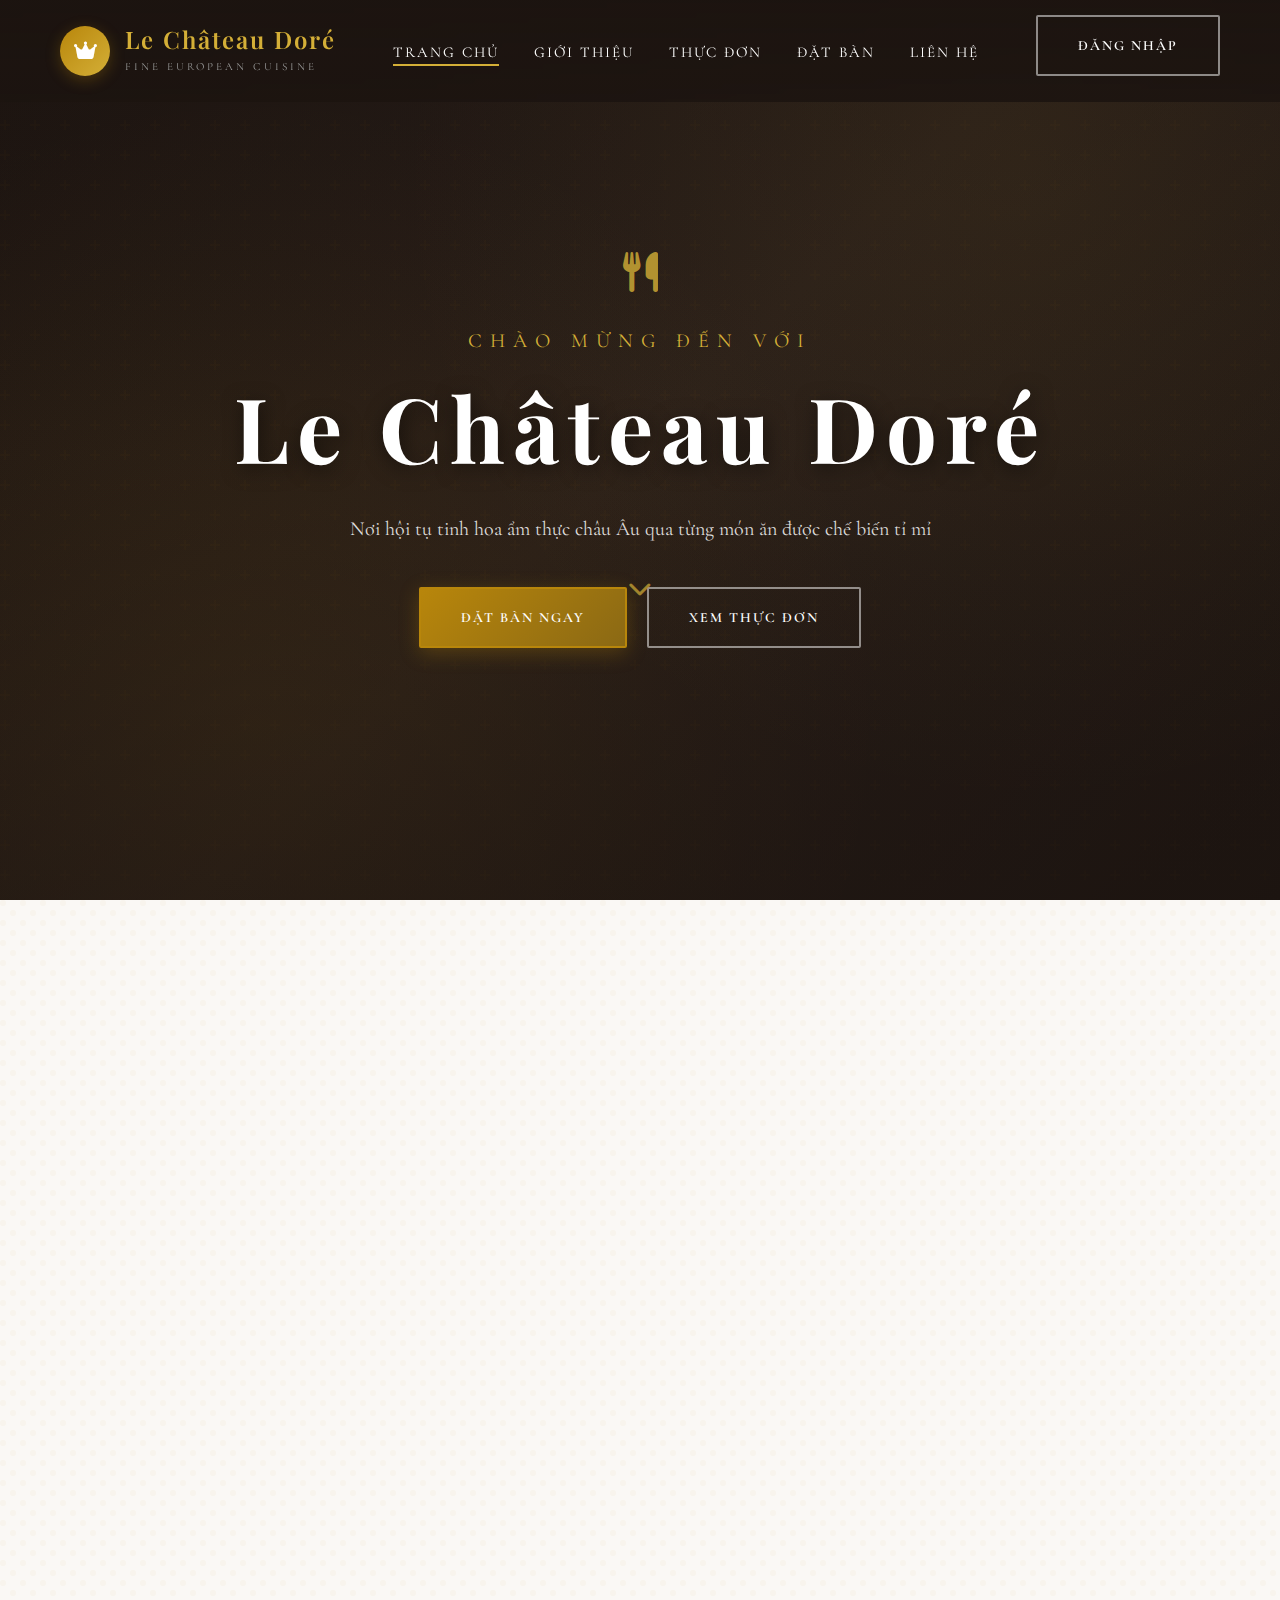
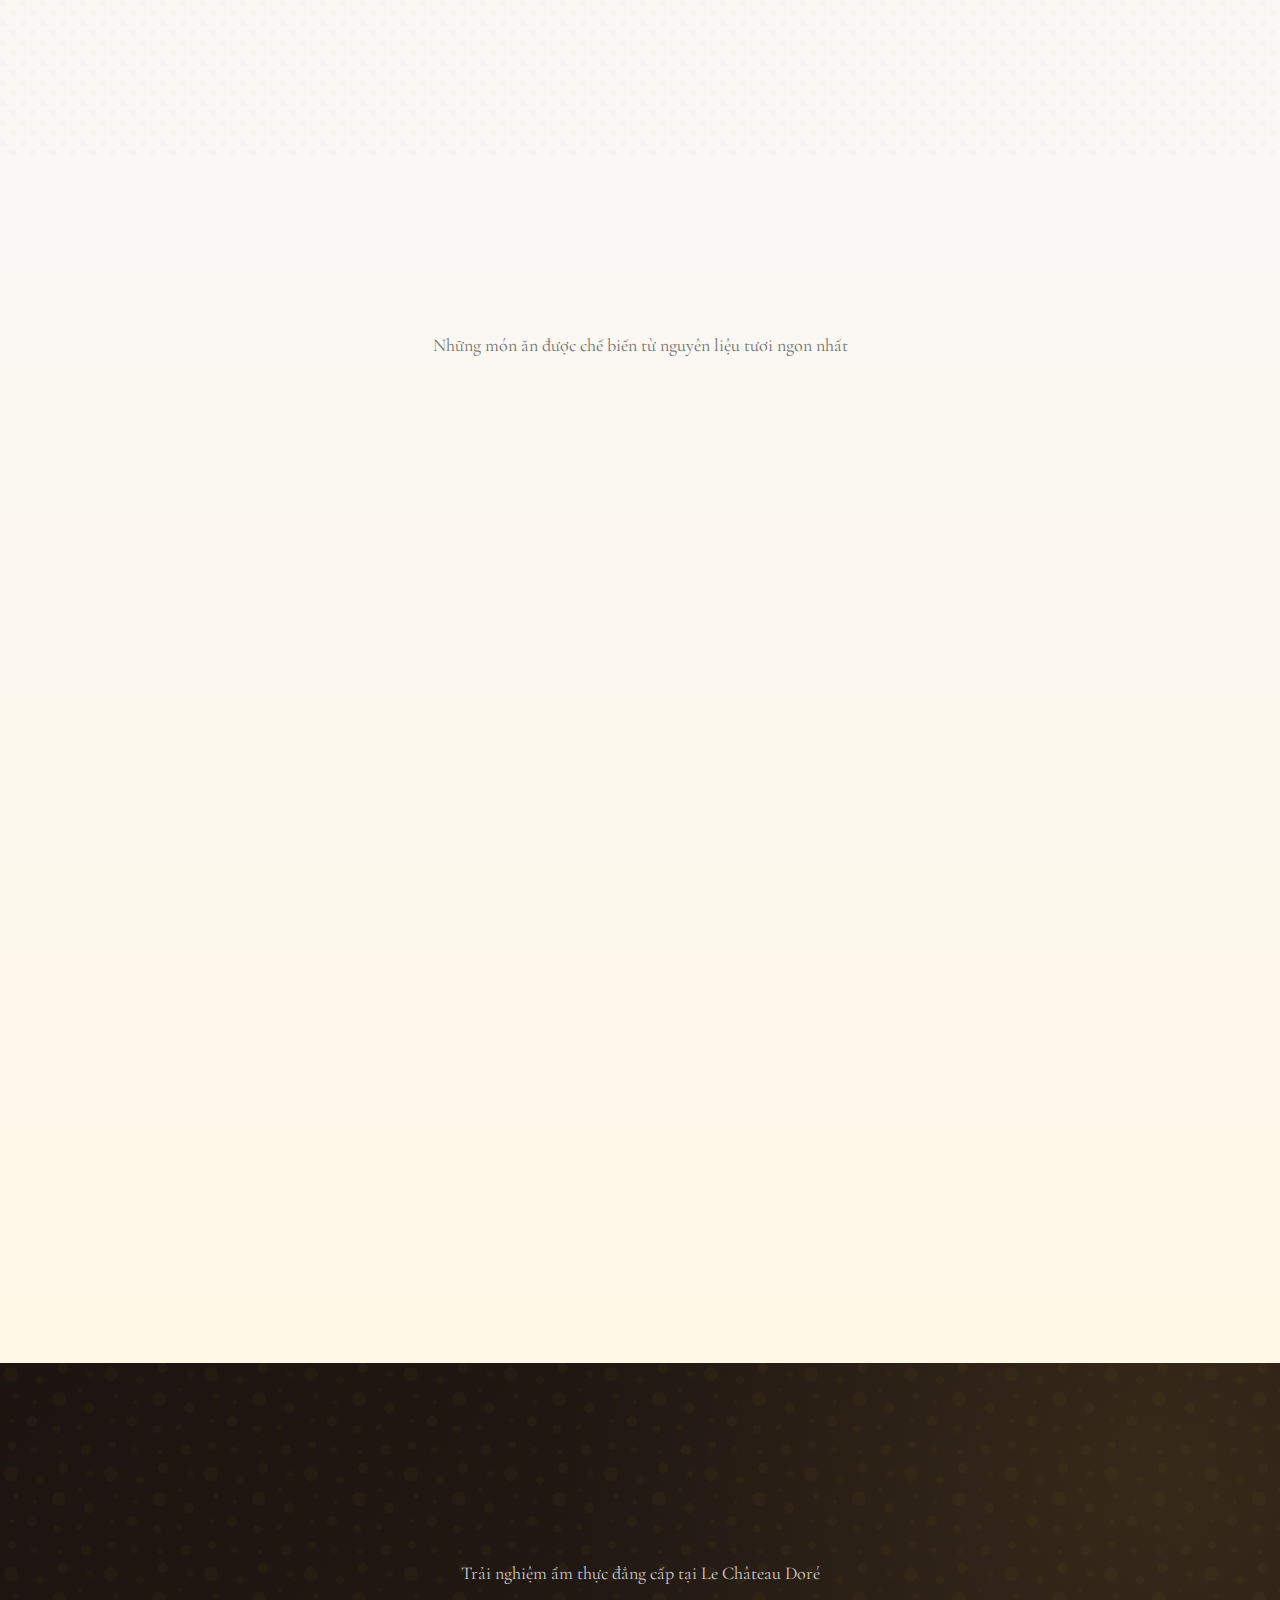
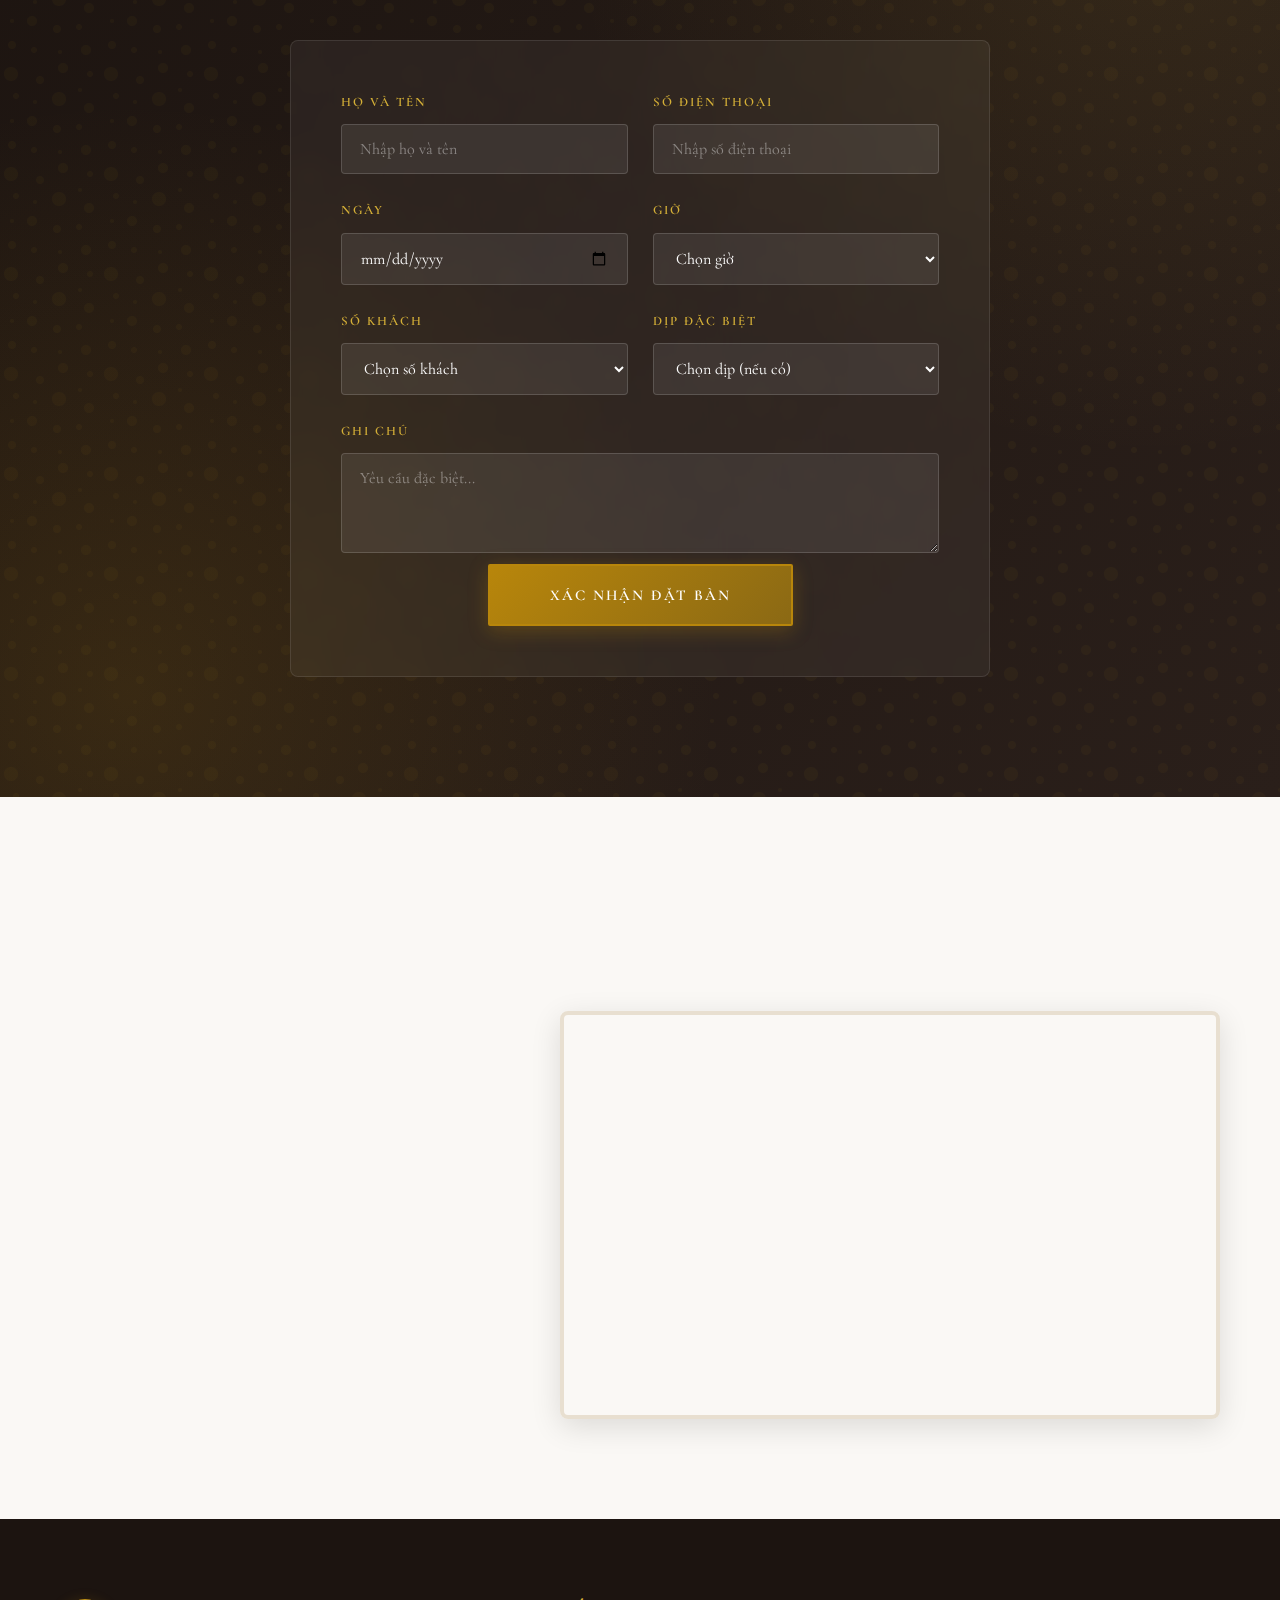
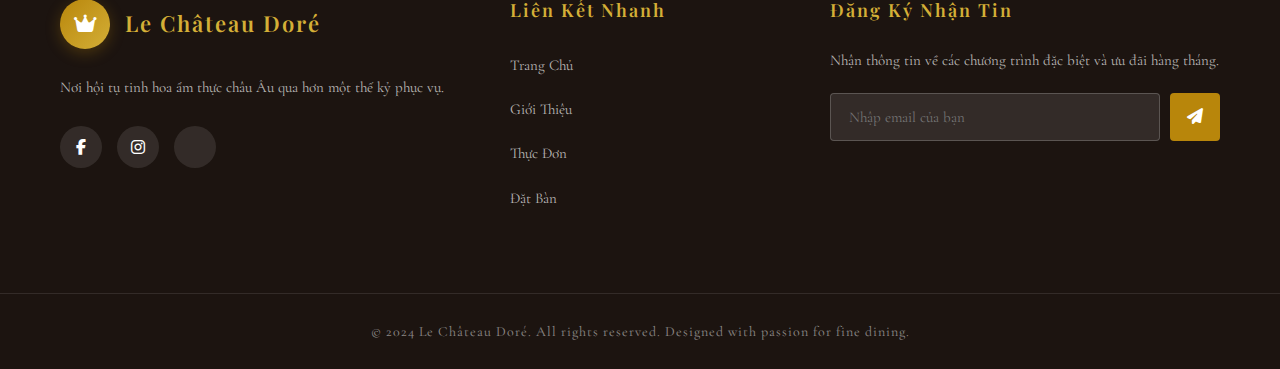
<file: index.html>
<!doctype html>
<html lang="vi">

<head>
    <meta charset="UTF-8" />
    <meta name="viewport" content="width=device-width, initial-scale=1.0" />
    <title>Le Château Doré - Nhà Hàng Châu Âu Cổ Điển</title>
    <link rel="stylesheet" href="style.css" />
    <link rel="preconnect" href="https://fonts.googleapis.com" />
    <link rel="preconnect" href="https://fonts.gstatic.com" crossorigin />
    <link href="https://fonts.googleapis.com/css2?family=Cormorant+Garamond:ital,wght@0,400;0,600;0,700;1,400&family=Playfair+Display:ital,wght@0,400;0,600;0,700;1,400&display=swap" rel="stylesheet" />
    <link rel="stylesheet" href="https://cdnjs.cloudflare.com/ajax/libs/font-awesome/6.4.0/css/all.min.css" />
</head>

<body>
    <!-- Header -->
    <header class="header">
        <div class="header-container">
            <div class="logo">
                <div class="logo-icon">
                    <i class="fas fa-crown"></i>
                </div>
                <div class="logo-text">
                    <h1>Le Château Doré</h1>
                    <p>Fine European Cuisine</p>
                </div>
            </div>
            <nav class="nav-menu">
                <ul>
                    <li><a href="index.html" class="active">Trang Chủ</a></li>
                    <li><a href="about.html">Giới Thiệu</a></li>
                    <li><a href="index.html#menu">Thực Đơn</a></li>
                    <li><a href="index.html#reservation">Đặt Bàn</a></li>
                    <li><a href="index.html#contact">Liên Hệ</a></li>
                </ul>
            </nav>
            <!-- ==== THÊM LOGIN BUTTON ==== -->
            <div class="auth-buttons">
                <a href="login.html" id="loginBtn" class="btn btn-secondary">Đăng nhập</a>
                <button onclick="logout()" id="logoutBtn" class="btn btn-secondary" style="display:none;">
    Đăng xuất
  </button>
            </div>
            <div class="mobile-menu-btn">
                <i class="fas fa-bars"></i>
            </div>
        </div>
    </header>

    <!-- Hero Section -->
    <section id="home" class="hero">
        <div class="hero-overlay"></div>
        <div class="hero-content">
            <div class="hero-ornament">
                <i class="fas fa-utensils"></i>
            </div>
            <h2 class="hero-subtitle">Chào Mừng Đến Với</h2>
            <h1 class="hero-title">Le Château Doré</h1>
            <p class="hero-description">
                Nơi hội tụ tinh hoa ẩm thực châu Âu qua từng món ăn được chế biến tỉ mỉ
            </p>
            <div class="hero-buttons">
                <a href="#reservation" class="btn btn-primary">Đặt Bàn Ngay</a>
                <a href="#menu" class="btn btn-secondary">Xem Thực Đơn</a>
            </div>
            <div class="scroll-indicator">
                <i class="fas fa-chevron-down"></i>
            </div>
        </div>
    </section>

    <!-- About Section -->
    <section id="about" class="about">
        <div class="container">
            <div class="section-header">
                <div class="ornament-left"></div>
                <h2>Về Chúng Tôi</h2>
                <div class="ornament-right"></div>
            </div>
            <div class="about-content">
                <div class="about-image">
                    <div class="image-frame">
                        <img src="images/restaurant.jpg" alt="Nhà hàng sang trọng" />
                    </div>
                    <div class="image-decoration"></div>
                </div>
                <div class="about-text">
                    <h3>Lịch Sử Hình Thành</h3>
                    <p>
                        Được thành lập từ năm 1892, Le Château Doré mang đến hương vị ẩm thực châu Âu đích thực với hơn một thế kỷ kinh nghiệm phục vụ những thực khách tinh tế nhất.
                    </p>
                    <p>
                        Chúng tôi tự hào mang đến không gian sang trọng theo phong cách cổ điển Pháp, nơi mỗi chi tiết đều được chăm chút tỉ mỉ để tạo nên trải ngệm ẩm thực đáng nhớ.
                    </p>
                    <div class="about-features">
                        <div class="feature">
                            <i class="fas fa-wine-glass"></i>
                            <span>Rượu Vang Cao Cấp</span>
                        </div>
                        <div class="feature">
                            <i class="fas fa-concierge-bell"></i>
                            <span>Phục Vụ Tận Tâm</span>
                        </div>
                        <div class="feature">
                            <i class="fas fa-star"></i>
                            <span>Đẳng Cấp 5 Sao</span>
                        </div>
                    </div>
                </div>
            </div>
        </div>
    </section>

    <!-- Menu Section -->
    <section id="menu" class="menu">
        <div class="container">
            <div class="section-header">
                <div class="ornament-left"></div>
                <h2>Thực Đơn Đặc Sắc</h2>
                <div class="ornament-right"></div>
            </div>
            <p class="section-description">
                Những món ăn được chế biến từ nguyên liệu tươi ngon nhất
            </p>

            <div class="menu-grid">
                <div class="menu-item">
                    <div class="menu-image">
                        <img src="images/beef-wellington.jpg" alt="Beef Wellington" />
                    </div>
                    <div class="menu-content">
                        <h3>Beef Wellington</h3>
                        <p>
                            Bò Wellington là món ăn truyền thống Anh, được bọc trong lớp puff pastry vàng giòn
                        </p>
                        <div class="menu-price">1,250,000 ₫</div>
                    </div>
                </div>

                <div class="menu-item">
                    <div class="menu-image">
                        <img src="images/coq-au-vin.jpg" alt="Coq au Vin" />
                    </div>
                    <div class="menu-content">
                        <h3>Coq au Vin</h3>
                        <p>
                            Gà hầm rượu vang đỏ theo phong cách Burgundy truyền thống Pháp
                        </p>
                        <div class="menu-price">890,000 ₫</div>
                    </div>
                </div>

                <div class="menu-item">
                    <div class="menu-image">
                        <img src="images/risotto.jpg" alt="Risotto ai Funghi" />
                    </div>
                    <div class="menu-content">
                        <h3>Risotto ai Funghi</h3>
                        <p>
                            Cơm risotto nấm truffle đen Ý với hương vị đậm đà và kem mịn
                        </p>
                        <div class="menu-price">750,000 ₫</div>
                    </div>
                </div>

                <div class="menu-item">
                    <div class="menu-image">
                        <img src="images/lamb.jpg" alt="Grilled Lamb Rack" />
                    </div>
                    <div class="menu-content">
                        <h3>Rack of Lamb</h3>
                        <p>
                            Sườn cừu nướng với thảo mộc Provence, giòn bên ngoài mềm bên trong
                        </p>
                        <div class="menu-price">1,450,000 ₫</div>
                    </div>
                </div>

                <div class="menu-item">
                    <div class="menu-image">
                        <img src="images/duck-confit.jpg" alt="Duck Confit" />
                    </div>
                    <div class="menu-content">
                        <h3>Duck Confit</h3>
                        <p>
                            Vịt hầm theo phong cách miền Tây nước Pháp, thịt mềm tan trong miệng
                        </p>
                        <div class="menu-price">980,000 ₫</div>
                    </div>
                </div>

                <div class="menu-item">
                    <div class="menu-image">
                        <img src="images/paella.jpg" alt="Seafood Paella" />
                    </div>
                    <div class="menu-content">
                        <h3>Paella Valenciana</h3>
                        <p>
                            Cơm paella hải sản Tây Ban Nha với gạo Ý và các loại hải sản tươi ngon
                        </p>
                        <div class="menu-price">1,100,000 ₫</div>
                    </div>
                </div>
            </div>
        </div>
    </section>

    <!-- Reservation Section -->
    <section id="reservation" class="reservation">
        <div class="reservation-overlay"></div>
        <div class="container">
            <div class="reservation-content">
                <div class="section-header light">
                    <div class="ornament-left"></div>
                    <h2>Đặt Bàn</h2>
                    <div class="ornament-right"></div>
                </div>
                <p class="section-description light">
                    Trải nghiệm ẩm thực đẳng cấp tại Le Château Doré
                </p>

                <form class="reservation-form">
                    <div class="form-row">
                        <div class="form-group">
                            <label for="name">Họ và Tên</label>
                            <input type="text" id="name" placeholder="Nhập họ và tên" required />
                        </div>
                        <div class="form-group">
                            <label for="phone">Số Điện Thoại</label>
                            <input type="tel" id="phone" placeholder="Nhập số điện thoại" required />
                        </div>
                    </div>
                    <div class="form-row">
                        <div class="form-group">
                            <label for="date">Ngày</label>
                            <input type="date" id="date" required />
                        </div>
                        <div class="form-group">
                            <label for="time">Giờ</label>
                            <select id="time" required>
                  <option value="">Chọn giờ</option>
                  <option value="11:00">11:00</option>
                  <option value="11:30">11:30</option>
                  <option value="12:00">12:00</option>
                  <option value="12:30">12:30</option>
                  <option value="13:00">13:00</option>
                  <option value="13:30">13:30</option>
                  <option value="18:00">18:00</option>
                  <option value="18:30">18:30</option>
                  <option value="19:00">19:00</option>
                  <option value="19:30">19:30</option>
                  <option value="20:00">20:00</option>
                  <option value="20:30">20:30</option>
                </select>
                        </div>
                    </div>
                    <div class="form-row">
                        <div class="form-group">
                            <label for="guests">Số Khách</label>
                            <select id="guests" required>
                  <option value="">Chọn số khách</option>
                  <option value="1">1 người</option>
                  <option value="2">2 người</option>
                  <option value="3">3 người</option>
                  <option value="4">4 người</option>
                  <option value="5">5 người</option>
                  <option value="6">6 người</option>
                  <option value="7">7 người</option>
                  <option value="8">8 người</option>
                </select>
                        </div>
                        <div class="form-group">
                            <label for="occasion">Dịp Đặc Biệt</label>
                            <select id="occasion">
                  <option value="">Chọn dịp (nếu có)</option>
                  <option value="birthday">Sinh nhật</option>
                  <option value="anniversary">Kỷ niệm</option>
                  <option value="business">Tiếp khách</option>
                  <option value="date">Hẹn hò</option>
                  <option value="other">Khác</option>
                </select>
                        </div>
                    </div>
                    <div class="form-group full">
                        <label for="note">Ghi Chú</label>
                        <textarea id="note" placeholder="Yêu cầu đặc biệt..."></textarea>
                    </div>
                    <button type="submit" class="btn btn-primary btn-large">
              Xác Nhận Đặt Bàn
            </button>
                </form>
            </div>
        </div>
    </section>

    <!-- Contact Section -->
    <section id="contact" class="contact">
        <div class="container">
            <div class="section-header">
                <div class="ornament-left"></div>
                <h2>Liên Hệ</h2>
                <div class="ornament-right"></div>
            </div>

            <div class="contact-grid">
                <div class="contact-info">
                    <div class="contact-item">
                        <div class="contact-icon">
                            <i class="fas fa-map-marker-alt"></i>
                        </div>
                        <div class="contact-details">
                            <h3>Địa Chỉ</h3>
                            <p>42 Đường Nguyễn Trãi, Quận 1<br />Thành phố Hồ Chí Minh</p>
                        </div>
                    </div>

                    <div class="contact-item">
                        <div class="contact-icon">
                            <i class="fas fa-phone-alt"></i>
                        </div>
                        <div class="contact-details">
                            <h3>Điện Thoại</h3>
                            <p>+84 28 3929 1892</p>
                        </div>
                    </div>

                    <div class="contact-item">
                        <div class="contact-icon">
                            <i class="fas fa-envelope"></i>
                        </div>
                        <div class="contact-details">
                            <h3>Email</h3>
                            <p>reservation@lechateaudore.com</p>
                        </div>
                    </div>

                    <div class="contact-item">
                        <div class="contact-icon">
                            <i class="fas fa-clock"></i>
                        </div>
                        <div class="contact-details">
                            <h3>Giờ Mở Cửa</h3>
                            <p>Thứ 2 - Chủ Nhật<br />11:00 - 14:00 & 18:00 - 22:00</p>
                        </div>
                    </div>
                </div>

                <div class="contact-map">
                    <div class="map-frame">
                        <iframe src="https://www.google.com/maps/embed?pb=!1m18!1m12!1m3!1d3919.5093579440923!2d106.68530831480233!3d10.771616992329!2m3!1f0!2f0!3f0!3m2!1i1024!2i768!4f13.1!3m3!1m2!1s0x31752f3a4a363d21%3A0x5d4c02d3b1b3c4d1!2zNDIgQsO5aSBIxrBuZyBUcuG7jW5nLCBRdeG6rW4gMSwgVGjDoG5oIHBo4buRIEjhu5NuZyB04buJTiBQaMO6IE5oacOqbiwgVHLhu4NuZyBOZ-G7jWMgQ2jDrSBOaMO6IE5oacOqbiwgVmnhu4duIE7DtG5n!5e0!3m2!1svi!2s!4v1645000000000!5m2!1svi!2s"
                            width="100%" height="400" style="border: 0" allowfullscreen="" loading="lazy">
              </iframe>
                    </div>
                </div>
            </div>
        </div>
    </section>

    <!-- Footer -->
    <footer class="footer">
        <div class="footer-top">
            <div class="container">
                <div class="footer-grid">
                    <div class="footer-brand">
                        <div class="logo">
                            <div class="logo-icon">
                                <i class="fas fa-crown"></i>
                            </div>
                            <div class="logo-text">
                                <h1>Le Château Doré</h1>
                            </div>
                        </div>
                        <p>
                            Nơi hội tụ tinh hoa ẩm thực châu Âu qua hơn một thế kỷ phục vụ.
                        </p>
                        <div class="social-links">
                            <a href="#"><i class="fab fa-facebook-f"></i></a>
                            <a href="#"><i class="fab fa-instagram"></i></a>
                            <a href="#"><i class="fab fa-tripadvisor"></i></a>
                        </div>
                    </div>

                    <div class="footer-links">
                        <h3>Liên Kết Nhanh</h3>
                        <ul>
                            <li><a href="#home">Trang Chủ</a></li>
                            <li><a href="#about">Giới Thiệu</a></li>
                            <li><a href="#menu">Thực Đơn</a></li>
                            <li><a href="#reservation">Đặt Bàn</a></li>
                        </ul>
                    </div>

                    <div class="footer-newsletter">
                        <h3>Đăng Ký Nhận Tin</h3>
                        <p>
                            Nhận thông tin về các chương trình đặc biệt và ưu đãi hàng tháng.
                        </p>
                        <form class="newsletter-form">
                            <input type="email" placeholder="Nhập email của bạn" />
                            <button type="submit">
                  <i class="fas fa-paper-plane"></i>
                </button>
                        </form>
                    </div>
                </div>
            </div>
        </div>

        <div class="footer-bottom">
            <div class="container">
                <p>
                    &copy; 2024 Le Château Doré. All rights reserved. Designed with passion for fine dining.
                </p>
            </div>
        </div>
    </footer>

    <script src="script.js"></script>
</body>

</html>
</file>
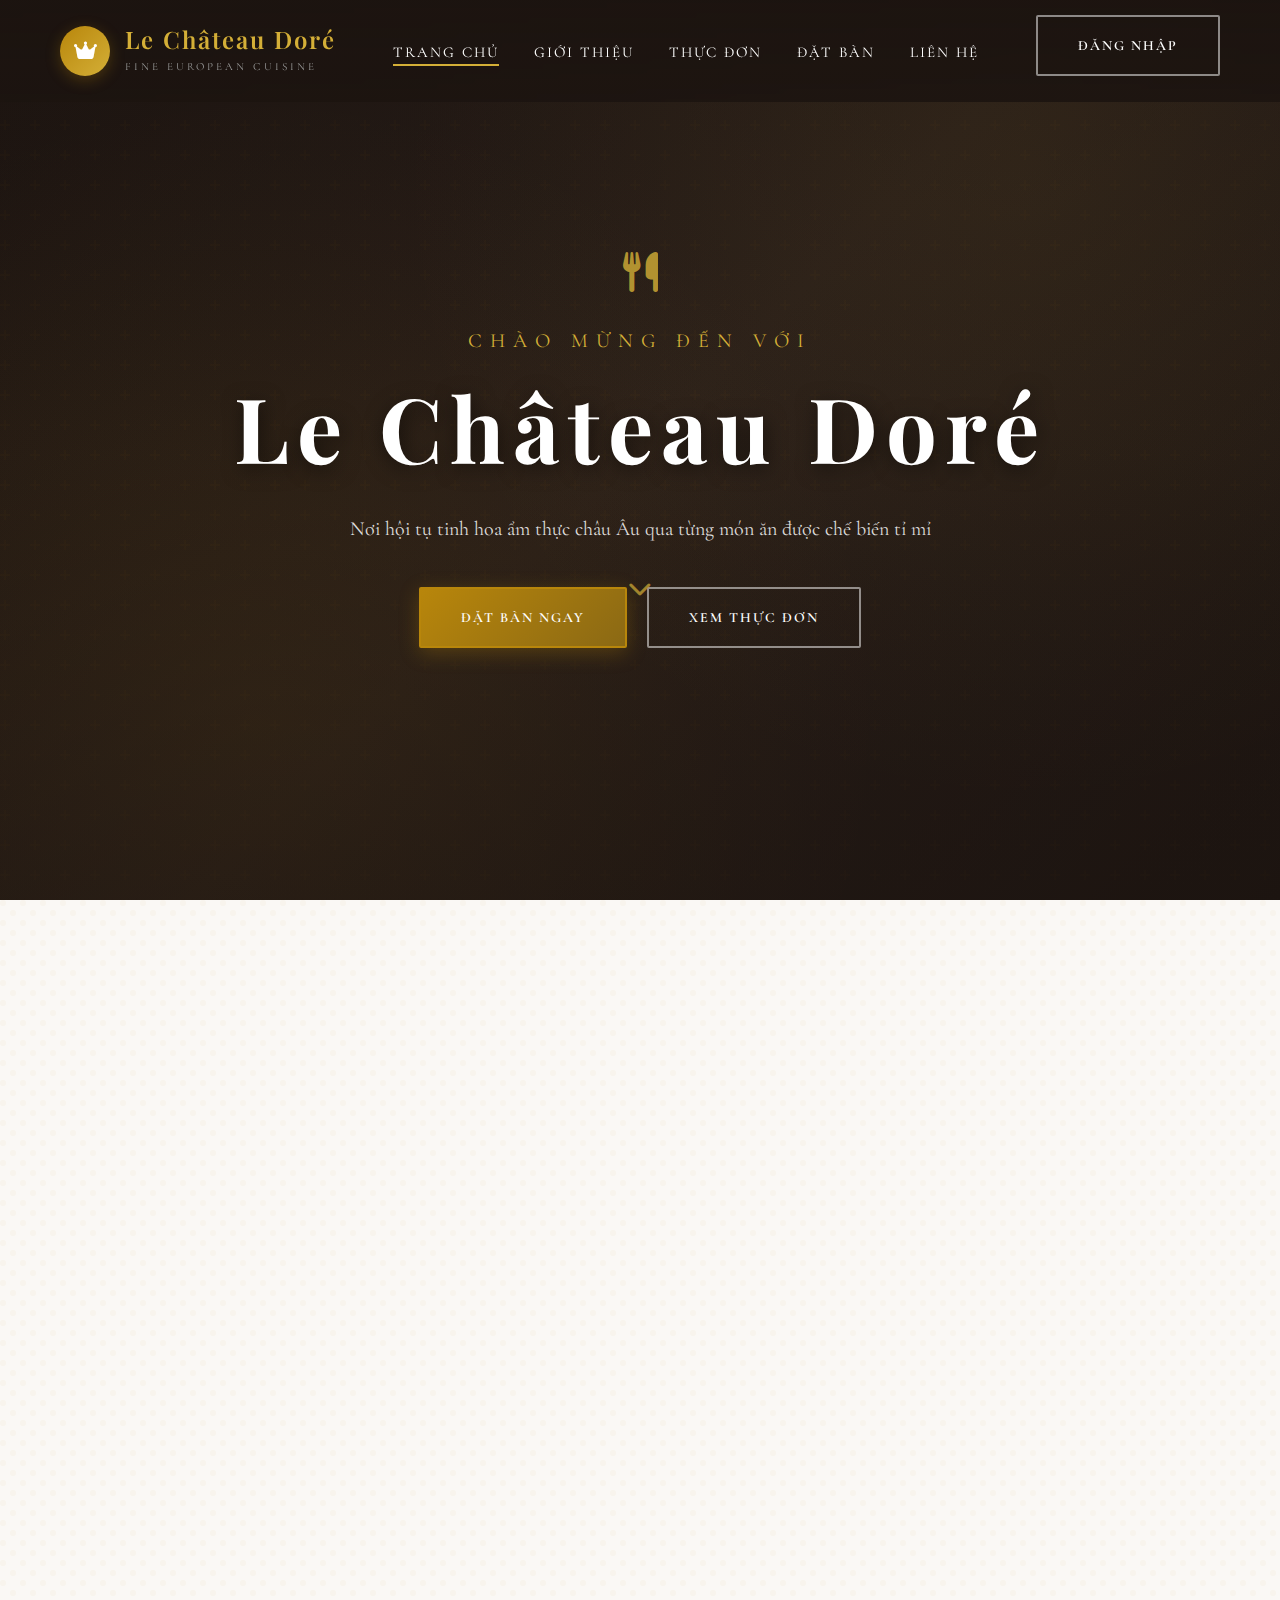
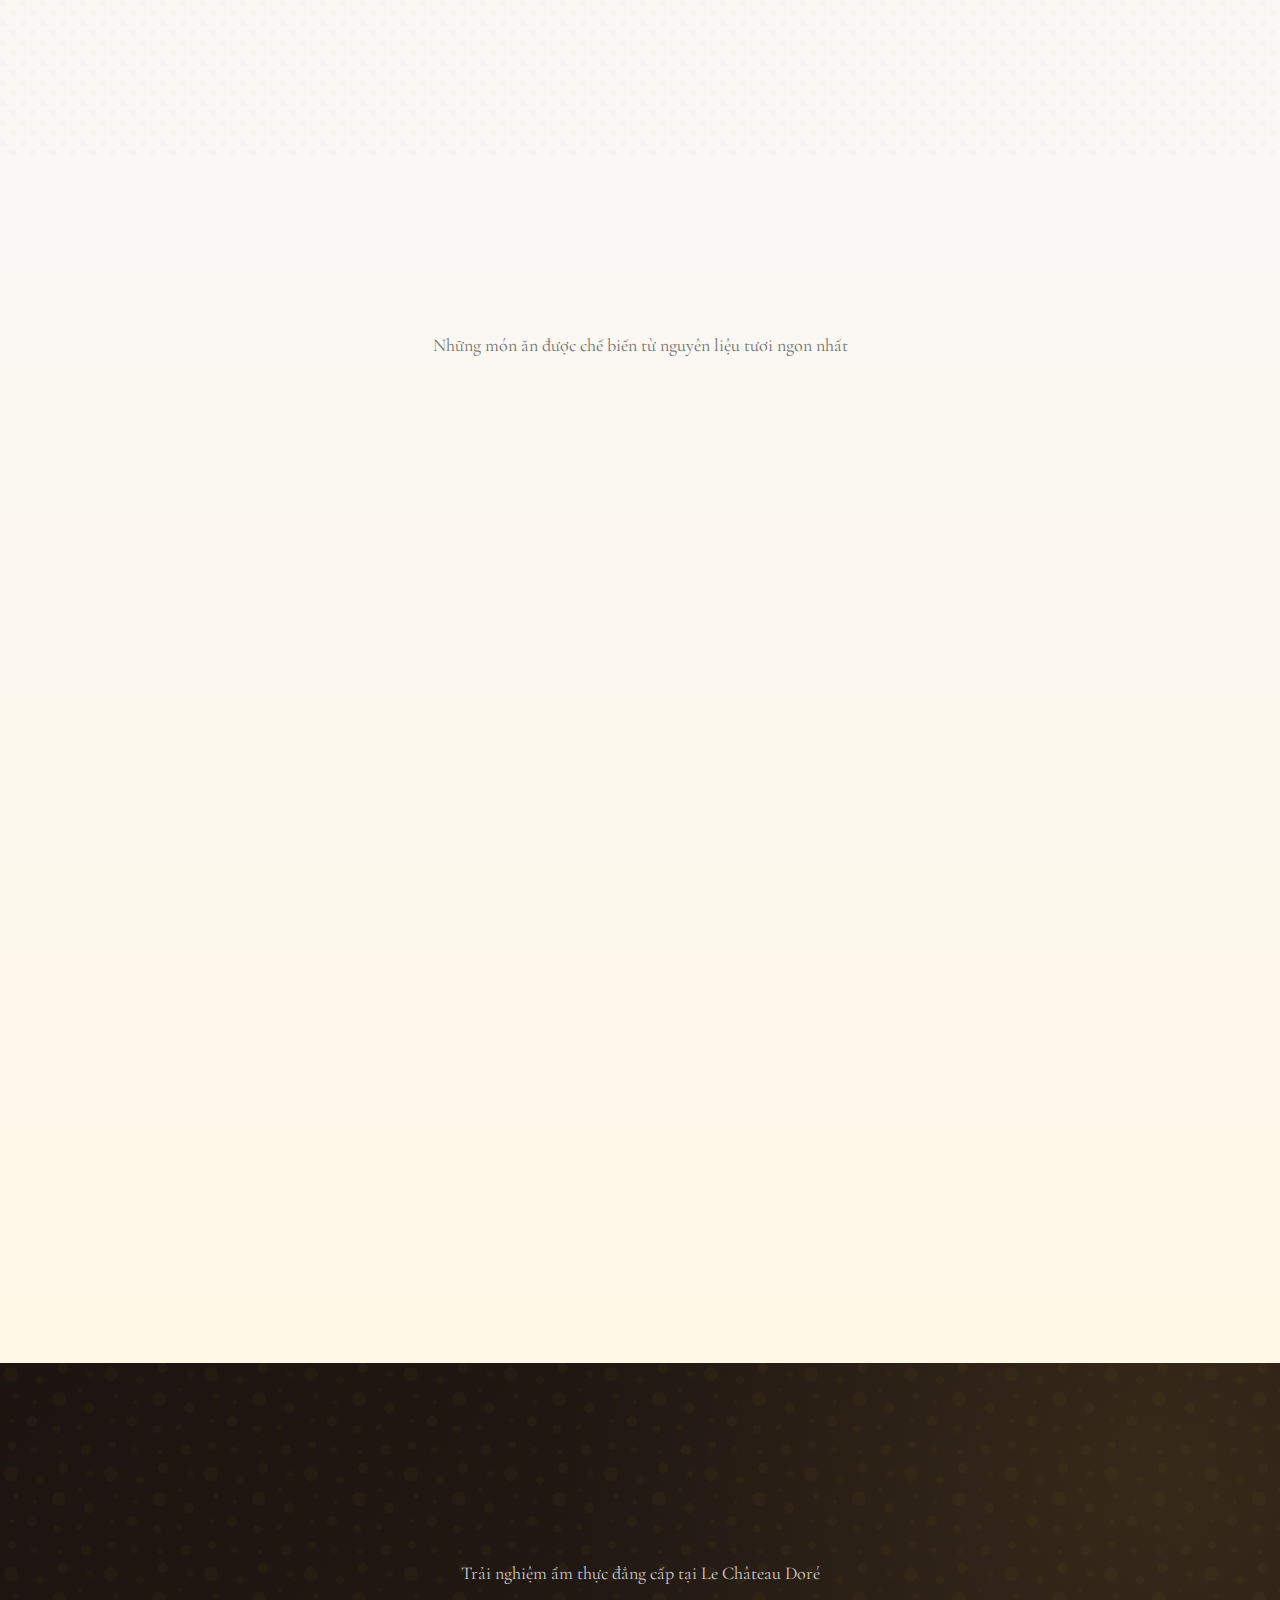
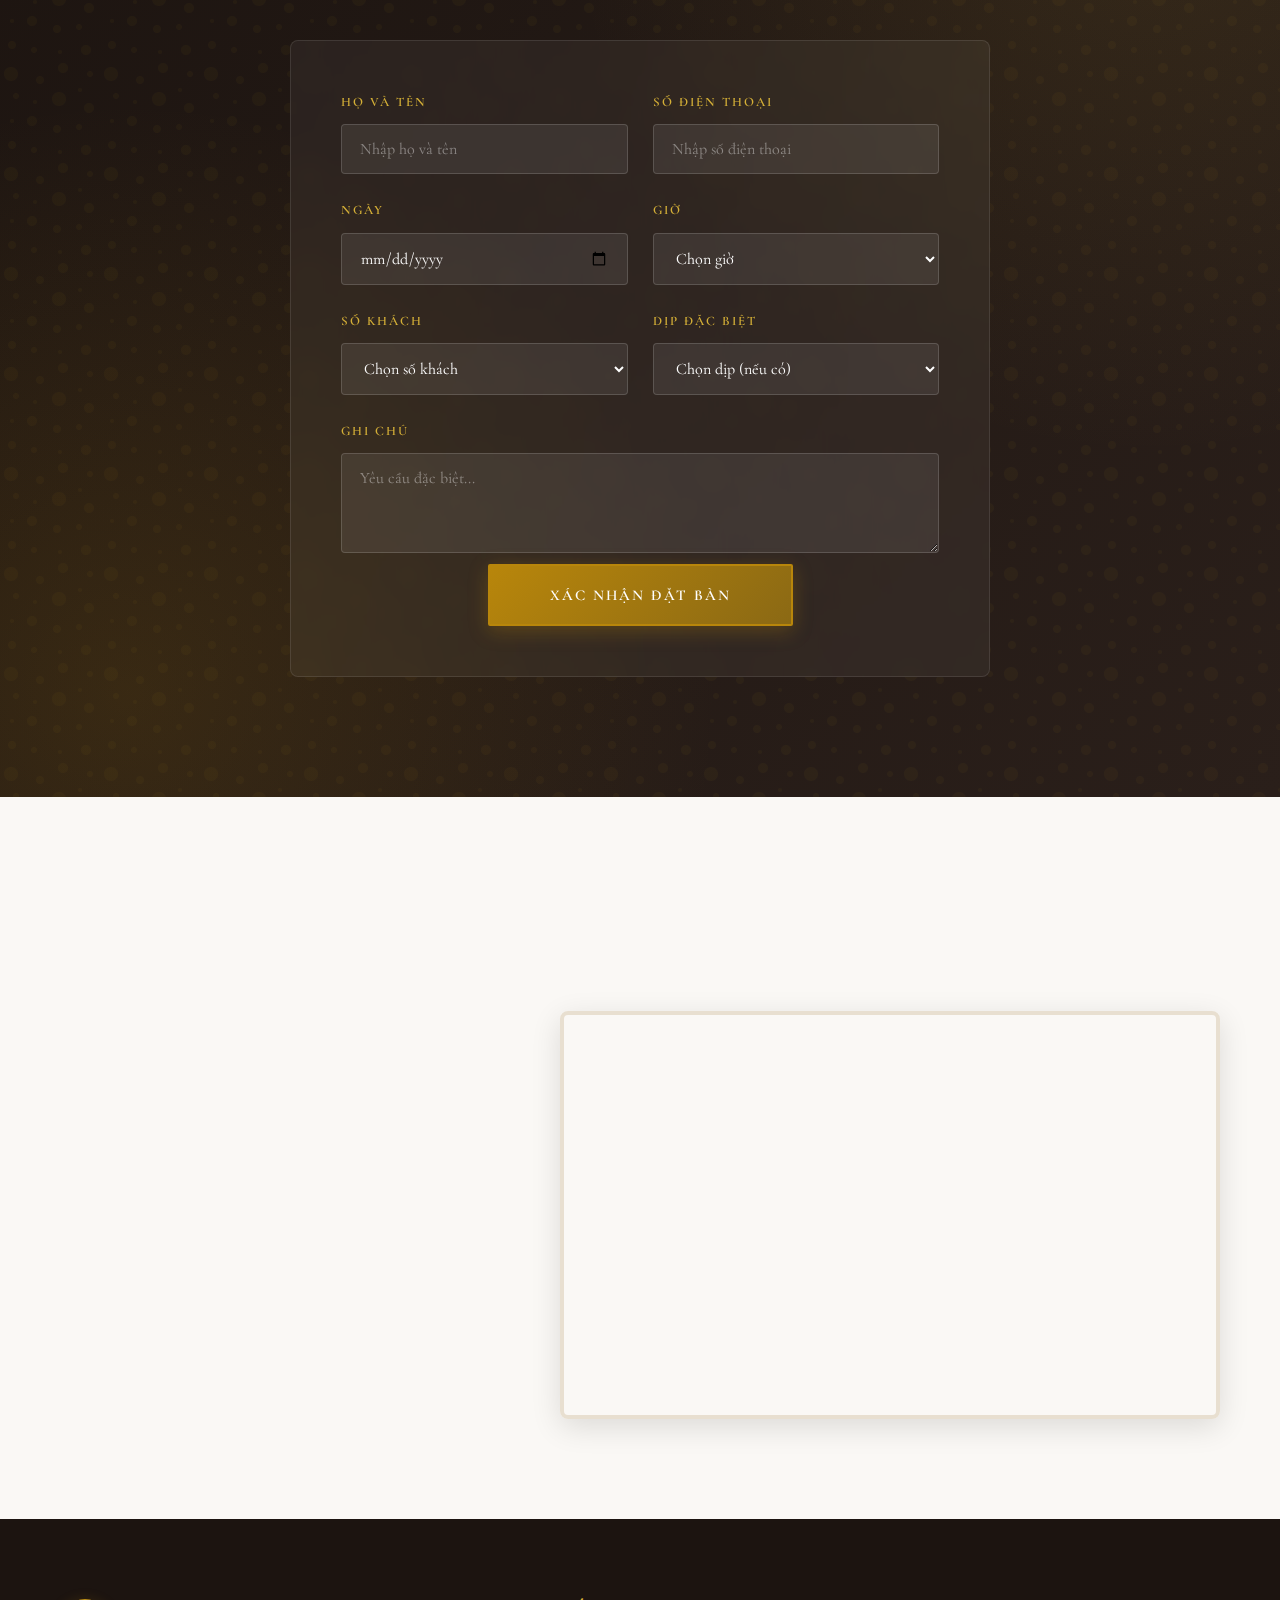
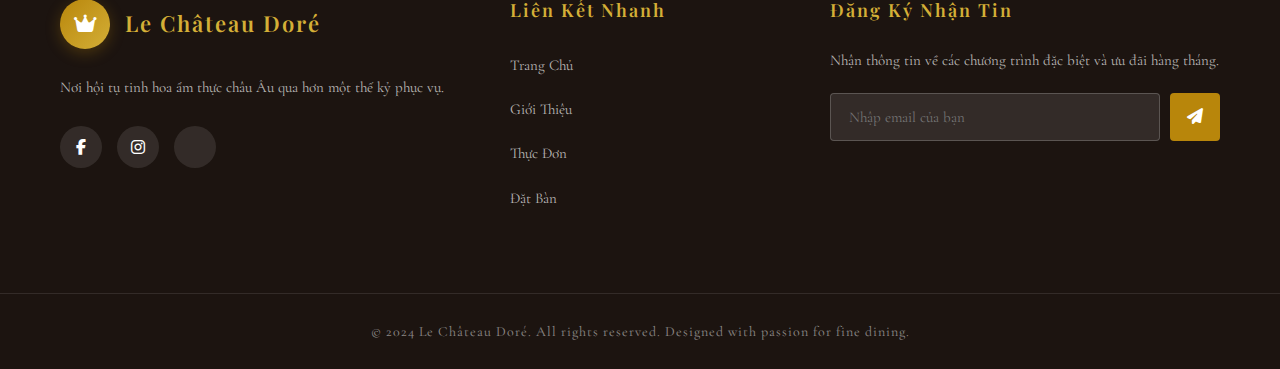
<file: html/index.html>
<!doctype html>
<html lang="vi">
  <head>
    <meta charset="UTF-8" />
    <meta name="viewport" content="width=device-width, initial-scale=1.0" />
    <title>Le Château Doré - Nhà Hàng Châu Âu Cổ Điển</title>
    <link rel="stylesheet" href="../css/style.css" />
    <link rel="preconnect" href="https://fonts.googleapis.com" />
    <link rel="preconnect" href="https://fonts.gstatic.com" crossorigin />
    <link
      href="https://fonts.googleapis.com/css2?family=Cormorant+Garamond:ital,wght@0,400;0,600;0,700;1,400&family=Playfair+Display:ital,wght@0,400;0,600;0,700;1,400&display=swap"
      rel="stylesheet"
    />
    <link
      rel="stylesheet"
      href="https://cdnjs.cloudflare.com/ajax/libs/font-awesome/6.4.0/css/all.min.css"
    />
  </head>

  <body>
    <!-- Header -->
    <header class="header">
      <div class="header-container">
        <div class="logo">
          <div class="logo-icon">
            <i class="fas fa-crown"></i>
          </div>
          <div class="logo-text">
            <h1>Le Château Doré</h1>
            <p>Fine European Cuisine</p>
          </div>
        </div>
        <nav class="nav-menu">
          <ul>
            <li><a href="index.html" class="active">Trang Chủ</a></li>
            <li><a href="about.html">Giới Thiệu</a></li>
            <li><a href="menu.html">Thực Đơn</a></li>
            <li><a href="reservation.html">Đặt Bàn</a></li>
            <li><a href="index.html#contact">Liên Hệ</a></li>
          </ul>
        </nav>
        <!-- ==== THÊM LOGIN BUTTON ==== -->
        <div class="auth-buttons">
          <a href="../html/login.html" id="loginBtn" class="btn btn-secondary"
            >Đăng nhập</a
          >
          <button
            onclick="logout()"
            id="logoutBtn"
            class="btn btn-secondary"
            style="display: none"
          >
            Đăng xuất
          </button>
        </div>
        <div class="mobile-menu-btn">
          <i class="fas fa-bars"></i>
        </div>
      </div>
    </header>

    <!-- Hero Section -->
    <section id="home" class="hero">
      <div class="hero-overlay"></div>
      <div class="hero-content">
        <div class="hero-ornament">
          <i class="fas fa-utensils"></i>
        </div>
        <h2 class="hero-subtitle">Chào Mừng Đến Với</h2>
        <h1 class="hero-title">Le Château Doré</h1>
        <p class="hero-description">
          Nơi hội tụ tinh hoa ẩm thực châu Âu qua từng món ăn được chế biến tỉ
          mỉ
        </p>
        <div class="hero-buttons">
          <a href="reservation.html" class="btn btn-primary">Đặt Bàn Ngay</a>
          <a href="#menu" class="btn btn-secondary">Xem Thực Đơn</a>
        </div>
        <div class="scroll-indicator">
          <i class="fas fa-chevron-down"></i>
        </div>
      </div>
    </section>

    <!-- About Section -->
    <section id="about" class="about">
      <div class="container">
        <div class="section-header">
          <div class="ornament-left"></div>
          <h2>Về Chúng Tôi</h2>
          <div class="ornament-right"></div>
        </div>
        <div class="about-content">
          <div class="about-image">
            <div class="image-frame">
              <img src="../images/restaurant.jpg" alt="Nhà hàng sang trọng" />
            </div>
            <div class="image-decoration"></div>
          </div>
          <div class="about-text">
            <h3>Lịch Sử Hình Thành</h3>
            <p>
              Được thành lập từ năm 1892, Le Château Doré mang đến hương vị ẩm
              thực châu Âu đích thực với hơn một thế kỷ kinh nghiệm phục vụ
              những thực khách tinh tế nhất.
            </p>
            <p>
              Chúng tôi tự hào mang đến không gian sang trọng theo phong cách cổ
              điển Pháp, nơi mỗi chi tiết đều được chăm chút tỉ mỉ để tạo nên
              trải ngệm ẩm thực đáng nhớ.
            </p>
            <div class="about-features">
              <div class="feature">
                <i class="fas fa-wine-glass"></i>
                <span>Rượu Vang Cao Cấp</span>
              </div>
              <div class="feature">
                <i class="fas fa-concierge-bell"></i>
                <span>Phục Vụ Tận Tâm</span>
              </div>
              <div class="feature">
                <i class="fas fa-star"></i>
                <span>Đẳng Cấp 5 Sao</span>
              </div>
            </div>
          </div>
        </div>
      </div>
    </section>

    <!-- Menu Section -->
    <section id="menu" class="menu">
      <div class="container">
        <div class="section-header">
          <div class="ornament-left"></div>
          <h2>Thực Đơn Đặc Sắc</h2>
          <div class="ornament-right"></div>
        </div>
        <p class="section-description">
          Những món ăn được chế biến từ nguyên liệu tươi ngon nhất
        </p>

        <div class="menu-grid">
          <div class="menu-item">
            <div class="menu-image">
              <img src="../images/beef-wellington.jpg" alt="Beef Wellington" />
            </div>
            <div class="menu-content">
              <h3>Beef Wellington</h3>
              <p>
                Bò Wellington là món ăn truyền thống Anh, được bọc trong lớp
                puff pastry vàng giòn
              </p>
              <div class="menu-price">1,250,000 ₫</div>
            </div>
          </div>

          <div class="menu-item">
            <div class="menu-image">
              <img src="../images/coq-au-vin.jpg" alt="Coq au Vin" />
            </div>
            <div class="menu-content">
              <h3>Coq au Vin</h3>
              <p>
                Gà hầm rượu vang đỏ theo phong cách Burgundy truyền thống Pháp
              </p>
              <div class="menu-price">890,000 ₫</div>
            </div>
          </div>

          <div class="menu-item">
            <div class="menu-image">
              <img src="../images/risotto.jpg" alt="Risotto ai Funghi" />
            </div>
            <div class="menu-content">
              <h3>Risotto ai Funghi</h3>
              <p>
                Cơm risotto nấm truffle đen Ý với hương vị đậm đà và kem mịn
              </p>
              <div class="menu-price">750,000 ₫</div>
            </div>
          </div>

          <div class="menu-item">
            <div class="menu-image">
              <img src="../images/lamb.jpg" alt="Grilled Lamb Rack" />
            </div>
            <div class="menu-content">
              <h3>Rack of Lamb</h3>
              <p>
                Sườn cừu nướng với thảo mộc Provence, giòn bên ngoài mềm bên
                trong
              </p>
              <div class="menu-price">1,450,000 ₫</div>
            </div>
          </div>

          <div class="menu-item">
            <div class="menu-image">
              <img src="../images/duck-confit.jpg" alt="Duck Confit" />
            </div>
            <div class="menu-content">
              <h3>Duck Confit</h3>
              <p>
                Vịt hầm theo phong cách miền Tây nước Pháp, thịt mềm tan trong
                miệng
              </p>
              <div class="menu-price">980,000 ₫</div>
            </div>
          </div>

          <div class="menu-item">
            <div class="menu-image">
              <img src="../images/paella.jpg" alt="Seafood Paella" />
            </div>
            <div class="menu-content">
              <h3>Paella Valenciana</h3>
              <p>
                Cơm paella hải sản Tây Ban Nha với gạo Ý và các loại hải sản
                tươi ngon
              </p>
              <div class="menu-price">1,100,000 ₫</div>
            </div>
          </div>
        </div>
      </div>
    </section>

    <!-- Reservation Section -->
    <section id="reservation" class="reservation">
      <div class="reservation-overlay"></div>
      <div class="container">
        <div class="reservation-content">
          <div class="section-header light">
            <div class="ornament-left"></div>
            <h2>Đặt Bàn</h2>
            <div class="ornament-right"></div>
          </div>
          <p class="section-description light">
            Trải nghiệm ẩm thực đẳng cấp tại Le Château Doré
          </p>

          <form class="reservation-form">
            <div class="form-row">
              <div class="form-group">
                <label for="name">Họ và Tên</label>
                <input
                  type="text"
                  id="name"
                  placeholder="Nhập họ và tên"
                  required
                />
              </div>
              <div class="form-group">
                <label for="phone">Số Điện Thoại</label>
                <input
                  type="tel"
                  id="phone"
                  placeholder="Nhập số điện thoại"
                  required
                />
              </div>
            </div>
            <div class="form-row">
              <div class="form-group">
                <label for="date">Ngày</label>
                <input type="date" id="date" required />
              </div>
              <div class="form-group">
                <label for="time">Giờ</label>
                <select id="time" required>
                  <option value="">Chọn giờ</option>
                  <option value="11:00">11:00</option>
                  <option value="11:30">11:30</option>
                  <option value="12:00">12:00</option>
                  <option value="12:30">12:30</option>
                  <option value="13:00">13:00</option>
                  <option value="13:30">13:30</option>
                  <option value="18:00">18:00</option>
                  <option value="18:30">18:30</option>
                  <option value="19:00">19:00</option>
                  <option value="19:30">19:30</option>
                  <option value="20:00">20:00</option>
                  <option value="20:30">20:30</option>
                </select>
              </div>
            </div>
            <div class="form-row">
              <div class="form-group">
                <label for="guests">Số Khách</label>
                <select id="guests" required>
                  <option value="">Chọn số khách</option>
                  <option value="1">1 người</option>
                  <option value="2">2 người</option>
                  <option value="3">3 người</option>
                  <option value="4">4 người</option>
                  <option value="5">5 người</option>
                  <option value="6">6 người</option>
                  <option value="7">7 người</option>
                  <option value="8">8 người</option>
                </select>
              </div>
              <div class="form-group">
                <label for="occasion">Dịp Đặc Biệt</label>
                <select id="occasion">
                  <option value="">Chọn dịp (nếu có)</option>
                  <option value="birthday">Sinh nhật</option>
                  <option value="anniversary">Kỷ niệm</option>
                  <option value="business">Tiếp khách</option>
                  <option value="date">Hẹn hò</option>
                  <option value="other">Khác</option>
                </select>
              </div>
            </div>
            <div class="form-group full">
              <label for="note">Ghi Chú</label>
              <textarea id="note" placeholder="Yêu cầu đặc biệt..."></textarea>
            </div>
            <button type="submit" class="btn btn-primary btn-large">
              Xác Nhận Đặt Bàn
            </button>
          </form>
        </div>
      </div>
    </section>

    <!-- Contact Section -->
    <section id="contact" class="contact">
      <div class="container">
        <div class="section-header">
          <div class="ornament-left"></div>
          <h2>Liên Hệ</h2>
          <div class="ornament-right"></div>
        </div>

        <div class="contact-grid">
          <div class="contact-info">
            <div class="contact-item">
              <div class="contact-icon">
                <i class="fas fa-map-marker-alt"></i>
              </div>
              <div class="contact-details">
                <h3>Địa Chỉ</h3>
                <p>42 Đường Nguyễn Trãi, Quận 1<br />Thành phố Hồ Chí Minh</p>
              </div>
            </div>

            <div class="contact-item">
              <div class="contact-icon">
                <i class="fas fa-phone-alt"></i>
              </div>
              <div class="contact-details">
                <h3>Điện Thoại</h3>
                <p>+84 28 3929 1892</p>
              </div>
            </div>

            <div class="contact-item">
              <div class="contact-icon">
                <i class="fas fa-envelope"></i>
              </div>
              <div class="contact-details">
                <h3>Email</h3>
                <p>reservation@lechateaudore.com</p>
              </div>
            </div>

            <div class="contact-item">
              <div class="contact-icon">
                <i class="fas fa-clock"></i>
              </div>
              <div class="contact-details">
                <h3>Giờ Mở Cửa</h3>
                <p>Thứ 2 - Chủ Nhật<br />11:00 - 14:00 & 18:00 - 22:00</p>
              </div>
            </div>
          </div>

          <div class="contact-map">
            <div class="map-frame">
              <iframe
                src="https://www.google.com/maps/embed?pb=!1m18!1m12!1m3!1d3919.5093579440923!2d106.68530831480233!3d10.771616992329!2m3!1f0!2f0!3f0!3m2!1i1024!2i768!4f13.1!3m3!1m2!1s0x31752f3a4a363d21%3A0x5d4c02d3b1b3c4d1!2zNDIgQsO5aSBIxrBuZyBUcuG7jW5nLCBRdeG6rW4gMSwgVGjDoG5oIHBo4buRIEjhu5NuZyB04buJTiBQaMO6IE5oacOqbiwgVHLhu4NuZyBOZ-G7jWMgQ2jDrSBOaMO6IE5oacOqbiwgVmnhu4duIE7DtG5n!5e0!3m2!1svi!2s!4v1645000000000!5m2!1svi!2s"
                width="100%"
                height="400"
                style="border: 0"
                allowfullscreen=""
                loading="lazy"
              >
              </iframe>
            </div>
          </div>
        </div>
      </div>
    </section>

    <!-- Footer -->
    <footer class="footer">
      <div class="footer-top">
        <div class="container">
          <div class="footer-grid">
            <div class="footer-brand">
              <div class="logo">
                <div class="logo-icon">
                  <i class="fas fa-crown"></i>
                </div>
                <div class="logo-text">
                  <h1>Le Château Doré</h1>
                </div>
              </div>
              <p>
                Nơi hội tụ tinh hoa ẩm thực châu Âu qua hơn một thế kỷ phục vụ.
              </p>
              <div class="social-links">
                <a href="#"><i class="fab fa-facebook-f"></i></a>
                <a href="#"><i class="fab fa-instagram"></i></a>
                <a href="#"><i class="fab fa-tripadvisor"></i></a>
              </div>
            </div>

            <div class="footer-links">
              <h3>Liên Kết Nhanh</h3>
              <ul>
                <li><a href="#home">Trang Chủ</a></li>
                <li><a href="#about">Giới Thiệu</a></li>
                <li><a href="#menu">Thực Đơn</a></li>
                <li><a href="#reservation">Đặt Bàn</a></li>
              </ul>
            </div>

            <div class="footer-newsletter">
              <h3>Đăng Ký Nhận Tin</h3>
              <p>
                Nhận thông tin về các chương trình đặc biệt và ưu đãi hàng
                tháng.
              </p>
              <form class="newsletter-form">
                <input type="email" placeholder="Nhập email của bạn" />
                <button type="submit">
                  <i class="fas fa-paper-plane"></i>
                </button>
              </form>
            </div>
          </div>
        </div>
      </div>

      <div class="footer-bottom">
        <div class="container">
          <p>
            &copy; 2024 Le Château Doré. All rights reserved. Designed with
            passion for fine dining.
          </p>
        </div>
      </div>
    </footer>

    <script src="../js/script.js"></script>
  </body>
</html>
</file>
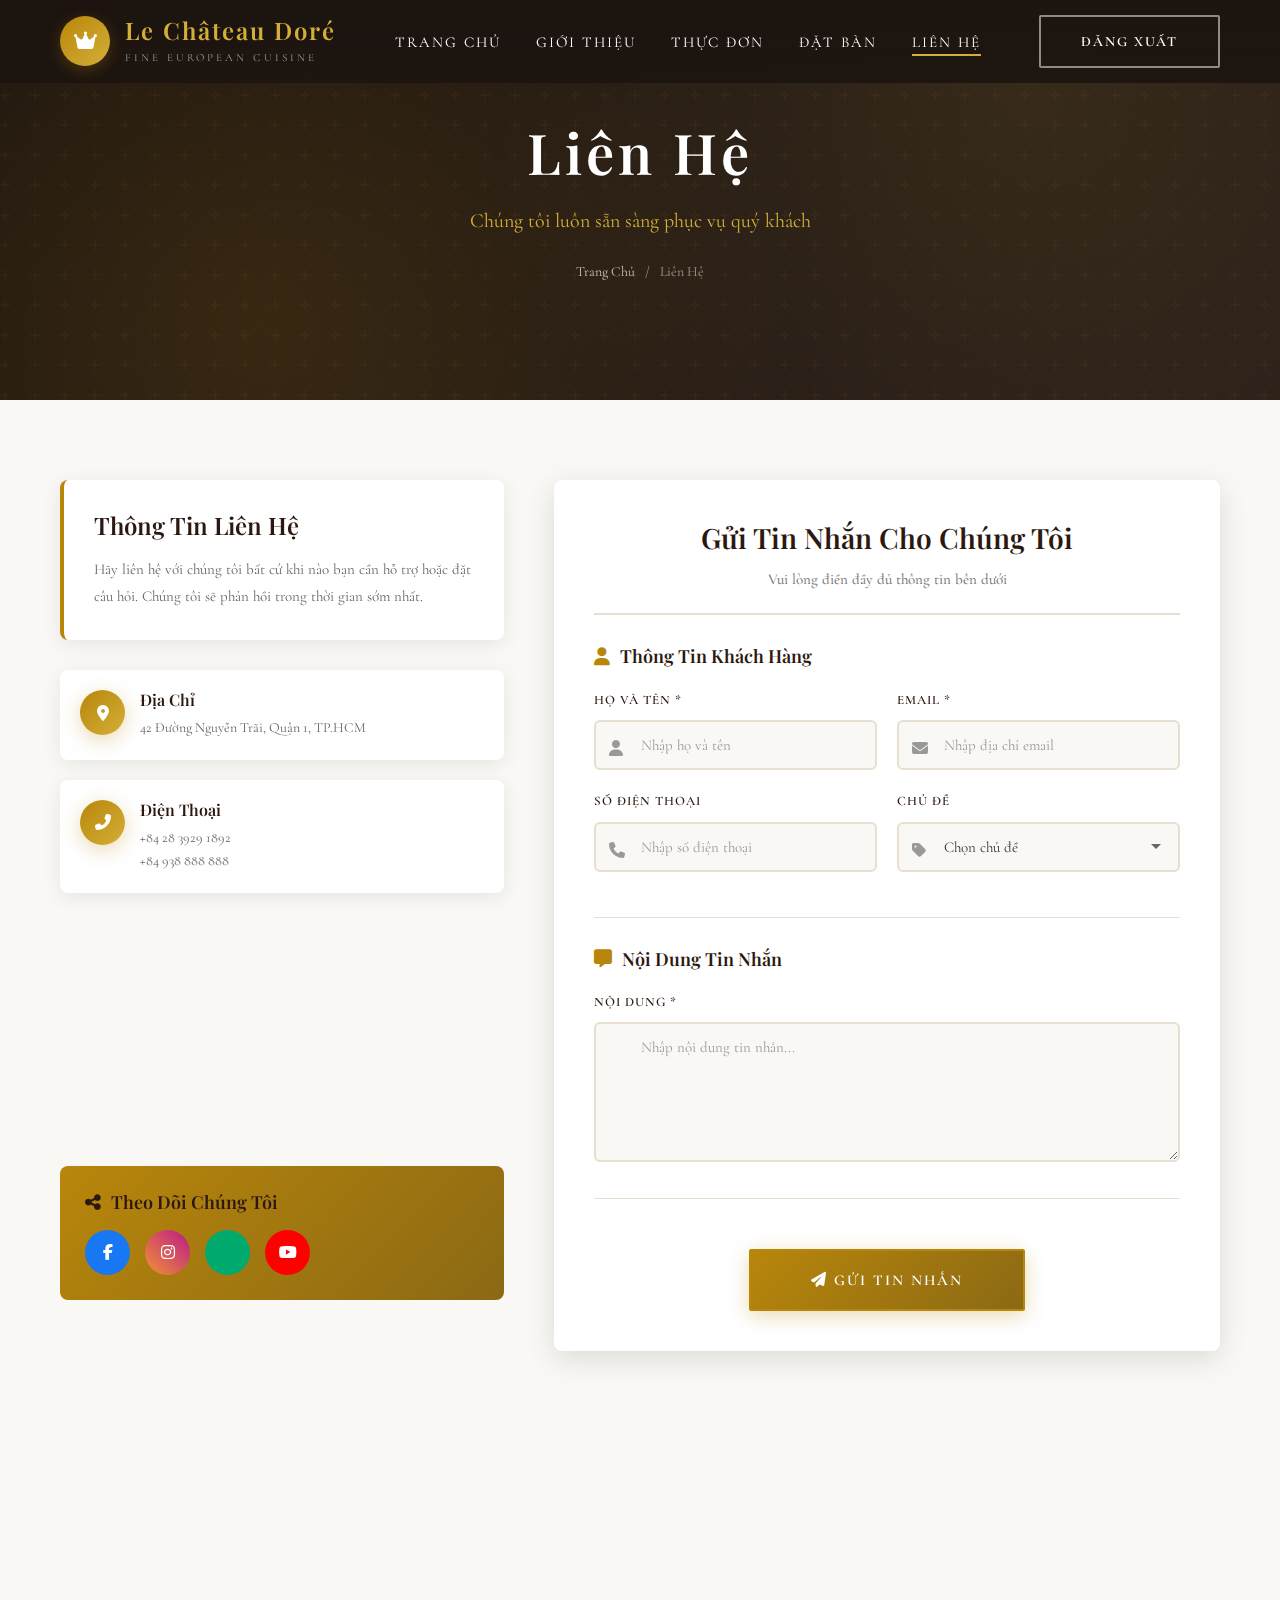
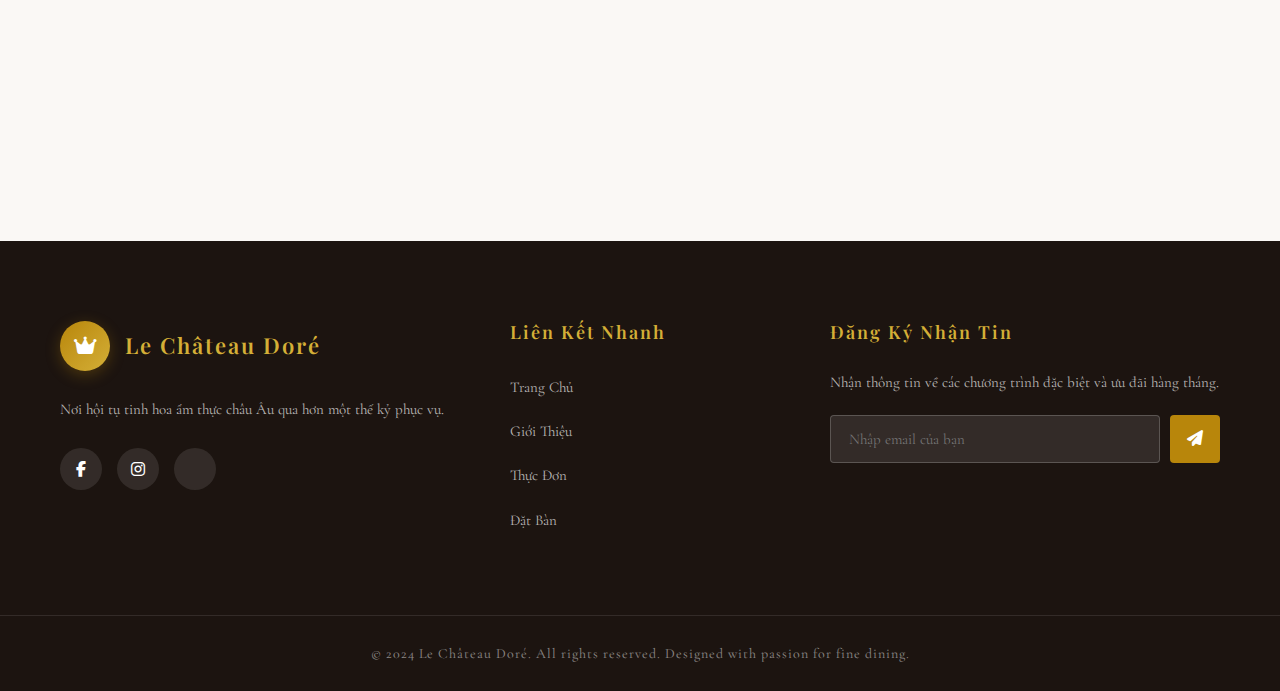
<file: html/contact.html>
<!doctype html>
<html lang="vi">
  <head>
    <meta charset="UTF-8" />
    <meta name="viewport" content="width=device-width, initial-scale=1.0" />
    <title>Liên Hệ - Le Château Doré</title>
    <link rel="stylesheet" href="../css/style.css" />
    <link rel="stylesheet" href="../css/reservation-style.css" />
    <link rel="preconnect" href="https://fonts.googleapis.com" />
    <link rel="preconnect" href="https://fonts.gstatic.com" crossorigin />
    <link
      href="https://fonts.googleapis.com/css2?family=Cormorant+Garamond:ital,wght@0,400;0,600;0,700;1,400&family=Playfair+Display:ital,wght@0,400;0,600;0,700;1,400&display=swap"
      rel="stylesheet"
    />
    <link
      rel="stylesheet"
      href="https://cdnjs.cloudflare.com/ajax/libs/font-awesome/6.4.0/css/all.min.css"
    />
  </head>

  <body>
    <!-- Header -->
    <header class="header">
      <div class="header-container">
        <div class="logo">
          <div class="logo-icon">
            <i class="fas fa-crown"></i>
          </div>
          <div class="logo-text">
            <h1>Le Château Doré</h1>
            <p>Fine European Cuisine</p>
          </div>
        </div>
        <nav class="nav-menu">
          <ul>
            <li><a href="index.html">Trang Chủ</a></li>
            <li><a href="about.html">Giới Thiệu</a></li>
            <li><a href="menu.html">Thực Đơn</a></li>
            <li><a href="reservation.html">Đặt Bàn</a></li>
            <li><a href="contact.html" class="active">Liên Hệ</a></li>
          </ul>
        </nav>
        <div class="auth-buttons">
          <a href="login.html" id="loginBtn" class="btn btn-secondary"
            >Đăng nhập</a
          >
          <button
            onclick="logout()"
            id="logoutBtn"
            class="btn btn-secondary"
            style="display: none"
          >
            Đăng xuất
          </button>
        </div>
        <div class="mobile-menu-btn">
          <i class="fas fa-bars"></i>
        </div>
      </div>
    </header>

    <!-- Page Header -->
    <section class="page-header">
      <div class="page-header-overlay"></div>
      <div class="page-header-content">
        <h1>Liên Hệ</h1>
        <p>Chúng tôi luôn sẵn sàng phục vụ quý khách</p>
        <div class="breadcrumb">
          <a href="index.html">Trang Chủ</a>
          <span>/</span>
          <span>Liên Hệ</span>
        </div>
      </div>
    </section>

    <!-- Contact Section -->
    <section class="reservation-page">
      <div class="container">
        <div class="reservation-wrapper">
          <!-- Left Side - Info -->
          <div class="reservation-info">
            <div class="info-card">
              <h3>Thông Tin Liên Hệ</h3>
              <p>
                Hãy liên hệ với chúng tôi bất cứ khi nào bạn cần hỗ trợ hoặc đặt
                câu hỏi. Chúng tôi sẽ phản hồi trong thời gian sớm nhất.
              </p>
            </div>

            <div class="contact-info-list">
              <div class="contact-item">
                <div class="contact-icon">
                  <i class="fas fa-map-marker-alt"></i>
                </div>
                <div class="contact-details">
                  <h4>Địa Chỉ</h4>
                  <p>42 Đường Nguyễn Trãi, Quận 1, TP.HCM</p>
                </div>
              </div>

              <div class="contact-item">
                <div class="contact-icon">
                  <i class="fas fa-phone-alt"></i>
                </div>
                <div class="contact-details">
                  <h4>Điện Thoại</h4>
                  <p>+84 28 3929 1892</p>
                  <p>+84 938 888 888</p>
                </div>
              </div>

              <div class="contact-item">
                <div class="contact-icon">
                  <i class="fas fa-envelope"></i>
                </div>
                <div class="contact-details">
                  <h4>Email</h4>
                  <p>reservation@lechateaudore.com</p>
                  <p>info@lechateaudore.com</p>
                </div>
              </div>

              <div class="contact-item">
                <div class="contact-icon">
                  <i class="fas fa-clock"></i>
                </div>
                <div class="contact-details">
                  <h4>Giờ Mở Cửa</h4>
                  <p>Thứ 2 - CN: 11:00 - 14:00 & 18:00 - 22:00</p>
                </div>
              </div>
            </div>

            <div class="promo-card">
              <h4><i class="fas fa-share-alt"></i> Theo Dõi Chúng Tôi</h4>
              <div class="social-links" style="margin-top: 15px">
                <a
                  href="#"
                  style="
                    width: 45px;
                    height: 45px;
                    background: #1877f2;
                    border-radius: 50%;
                    display: flex;
                    align-items: center;
                    justify-content: center;
                    color: #fff;
                  "
                  ><i class="fab fa-facebook-f"></i
                ></a>
                <a
                  href="#"
                  style="
                    width: 45px;
                    height: 45px;
                    background: linear-gradient(45deg, #f09433, #bc1888);
                    border-radius: 50%;
                    display: flex;
                    align-items: center;
                    justify-content: center;
                    color: #fff;
                  "
                  ><i class="fab fa-instagram"></i
                ></a>
                <a
                  href="#"
                  style="
                    width: 45px;
                    height: 45px;
                    background: #00aa6c;
                    border-radius: 50%;
                    display: flex;
                    align-items: center;
                    justify-content: center;
                    color: #fff;
                  "
                  ><i class="fab fa-tripadvisor"></i
                ></a>
                <a
                  href="#"
                  style="
                    width: 45px;
                    height: 45px;
                    background: #ff0000;
                    border-radius: 50%;
                    display: flex;
                    align-items: center;
                    justify-content: center;
                    color: #fff;
                  "
                  ><i class="fab fa-youtube"></i
                ></a>
              </div>
            </div>
          </div>

          <!-- Right Side - Form -->
          <div class="reservation-form-container">
            <form class="reservation-form-advanced" id="contactForm">
              <div class="form-header">
                <h3>Gửi Tin Nhắn Cho Chúng Tôi</h3>
                <p>Vui lòng điền đầy đủ thông tin bên dưới</p>
              </div>

              <div class="form-section">
                <h4><i class="fas fa-user"></i> Thông Tin Khách Hàng</h4>
                <div class="form-row">
                  <div class="form-group">
                    <label for="name">Họ và Tên *</label>
                    <input
                      type="text"
                      id="name"
                      name="name"
                      placeholder="Nhập họ và tên"
                      required
                    />
                    <i class="fas fa-user input-icon"></i>
                  </div>
                  <div class="form-group">
                    <label for="email">Email *</label>
                    <input
                      type="email"
                      id="email"
                      name="email"
                      placeholder="Nhập địa chỉ email"
                      required
                    />
                    <i class="fas fa-envelope input-icon"></i>
                  </div>
                </div>
                <div class="form-row">
                  <div class="form-group">
                    <label for="phone">Số Điện Thoại</label>
                    <input
                      type="tel"
                      id="phone"
                      name="phone"
                      placeholder="Nhập số điện thoại"
                    />
                    <i class="fas fa-phone input-icon"></i>
                  </div>
                  <div class="form-group">
                    <label for="subject">Chủ Đề</label>
                    <select id="subject" name="subject">
                      <option value="">Chọn chủ đề</option>
                      <option value="reservation">Đặt bàn</option>
                      <option value="feedback">Góp ý</option>
                      <option value="event">Tổ chức sự kiện</option>
                      <option value="career">Tuyển dụng</option>
                      <option value="other">Khác</option>
                    </select>
                    <i class="fas fa-tag input-icon"></i>
                  </div>
                </div>
              </div>

              <div class="form-section">
                <h4><i class="fas fa-comment-alt"></i> Nội Dung Tin Nhắn</h4>
                <div class="form-group full">
                  <label for="message">Nội Dung *</label>
                  <textarea
                    id="message"
                    name="message"
                    placeholder="Nhập nội dung tin nhắn..."
                    rows="6"
                    required
                  ></textarea>
                </div>
              </div>

              <div class="form-actions">
                <button type="submit" class="btn btn-primary btn-large">
                  <i class="fas fa-paper-plane"></i> Gửi Tin Nhắn
                </button>
              </div>
            </form>
          </div>
        </div>

        <!-- Map Section -->
        <div class="map-section">
          <div class="map-container">
            <iframe
              src="https://www.google.com/maps/embed?pb=!1m18!1m12!1m3!1d3919.5093579440923!2d106.68530831480233!3d10.771616992329!2m3!1f0!2f0!3f0!3m2!1i1024!2i768!4f13.1!3m3!1m2!1s0x31752f3a4a363d21%3A0x5d4c02d3b1b3c4d1!2zNDIgQsO5aSBIxrBuZyBUcuG7jW5nLCBRdeG6rW4gMSwgVGjDoG5oIHBo4buRIEjhu5NuZyB04buJTiBQaMO6IE5oacOqbiwgVHLhu4NuZyBOZ-G7jWMgQ2jDrSBOaMO6IE5oacOqbiwgVmnhu4duIE7DtG5n!5e0!3m2!1svi!2s!4v1645000000000!5m2!1svi!2s"
              width="100%"
              height="400"
              style="border: 0"
              allowfullscreen=""
              loading="lazy"
            >
            </iframe>
          </div>
        </div>
      </div>
    </section>

    <!-- Footer -->
    <footer class="footer">
      <div class="footer-top">
        <div class="container">
          <div class="footer-grid">
            <div class="footer-brand">
              <div class="logo">
                <div class="logo-icon">
                  <i class="fas fa-crown"></i>
                </div>
                <div class="logo-text">
                  <h1>Le Château Doré</h1>
                </div>
              </div>
              <p>
                Nơi hội tụ tinh hoa ẩm thực châu Âu qua hơn một thế kỷ phục vụ.
              </p>
              <div class="social-links">
                <a href="#"><i class="fab fa-facebook-f"></i></a>
                <a href="#"><i class="fab fa-instagram"></i></a>
                <a href="#"><i class="fab fa-tripadvisor"></i></a>
              </div>
            </div>

            <div class="footer-links">
              <h3>Liên Kết Nhanh</h3>
              <ul>
                <li><a href="index.html">Trang Chủ</a></li>
                <li><a href="about.html">Giới Thiệu</a></li>
                <li><a href="menu.html">Thực Đơn</a></li>
                <li><a href="reservation.html">Đặt Bàn</a></li>
              </ul>
            </div>

            <div class="footer-newsletter">
              <h3>Đăng Ký Nhận Tin</h3>
              <p>
                Nhận thông tin về các chương trình đặc biệt và ưu đãi hàng
                tháng.
              </p>
              <form class="newsletter-form">
                <input type="email" placeholder="Nhập email của bạn" />
                <button type="submit">
                  <i class="fas fa-paper-plane"></i>
                </button>
              </form>
            </div>
          </div>
        </div>
      </div>

      <div class="footer-bottom">
        <div class="container">
          <p>
            &copy; 2024 Le Château Doré. All rights reserved. Designed with
            passion for fine dining.
          </p>
        </div>
      </div>
    </footer>

    <script src="../js/script.js"></script>
    <script src="../js/contact-script.js"></script>
  </body>
</html>
</file>
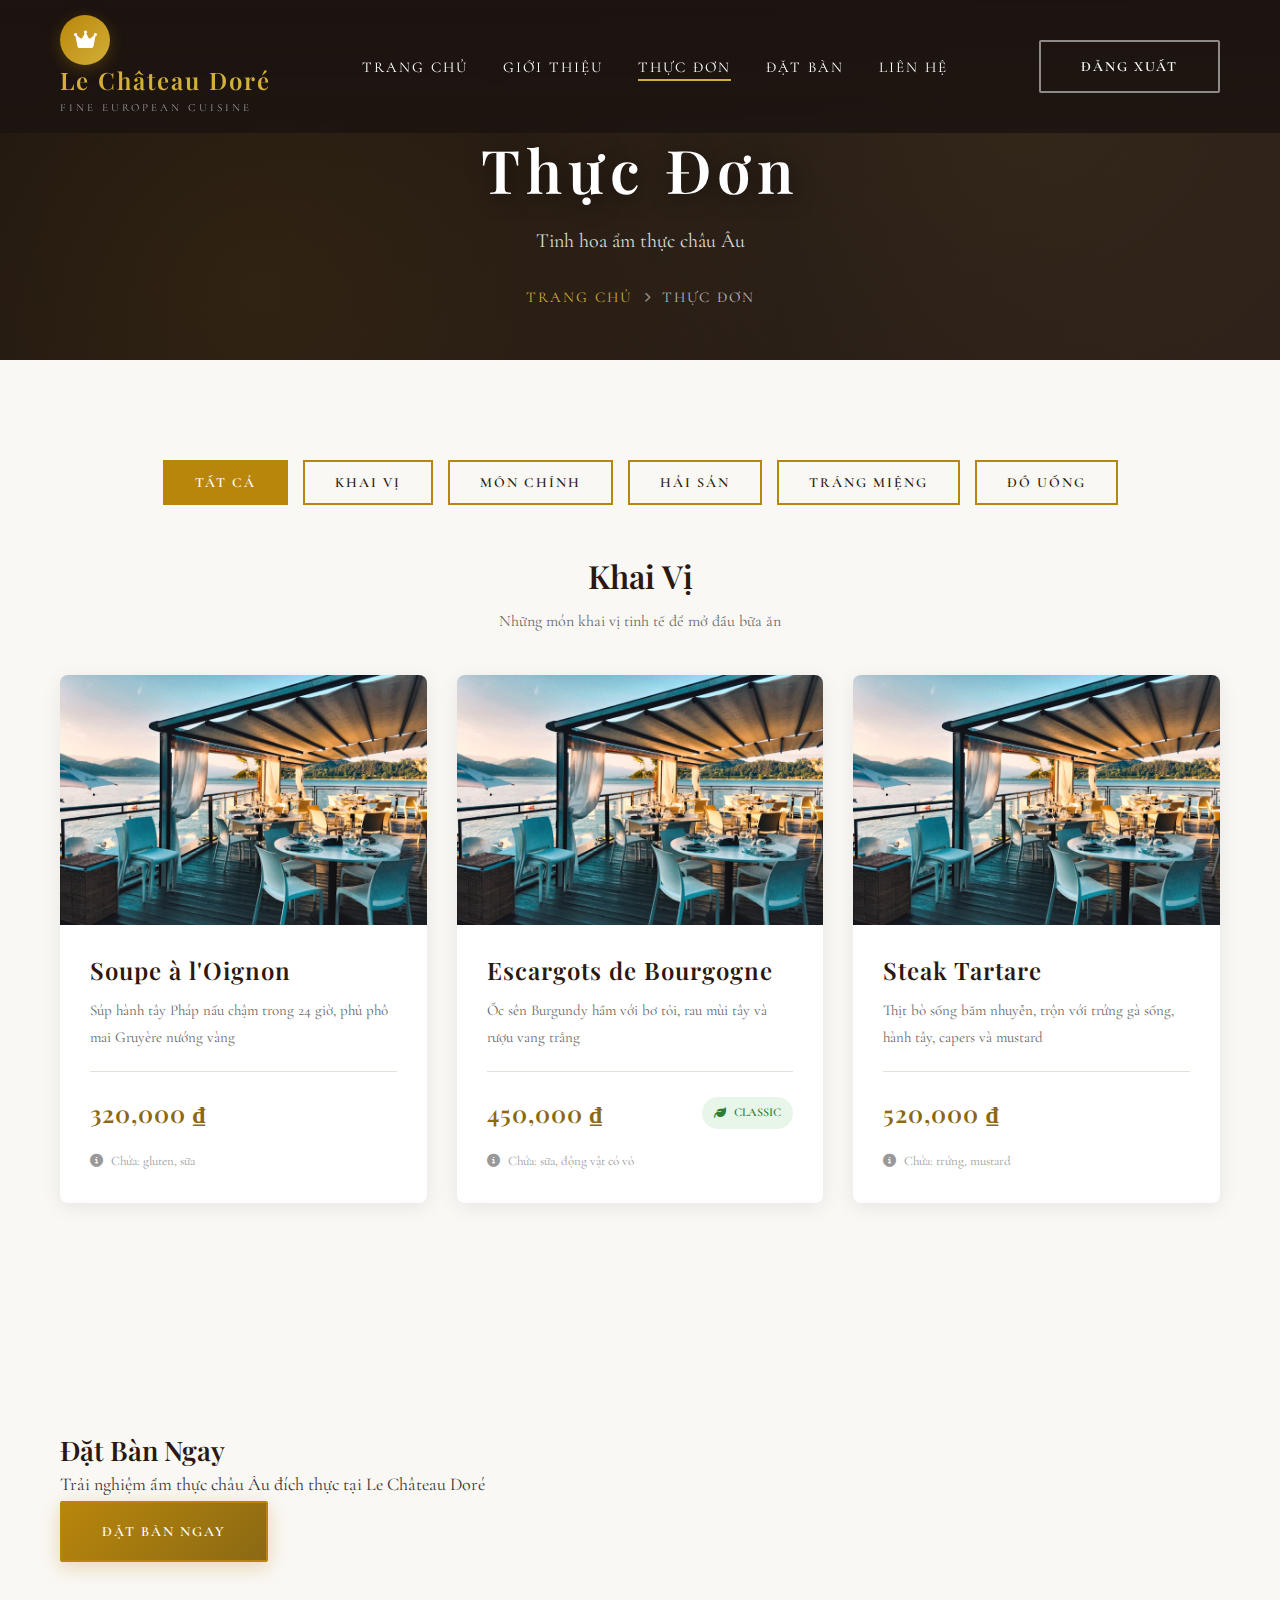
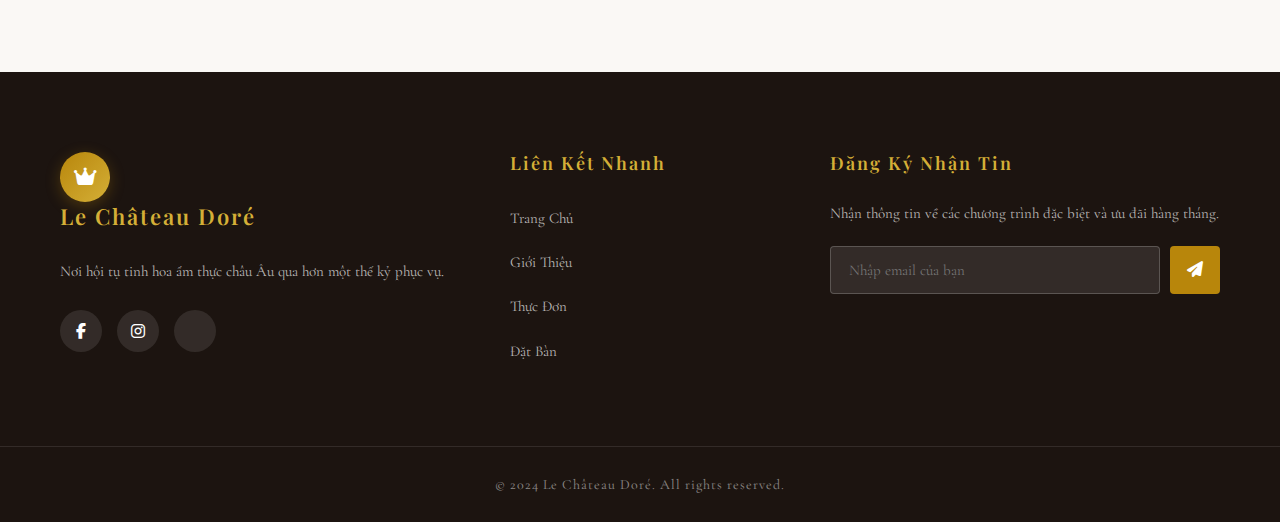
<file: html/menu.html>
<!doctype html>
<html lang="vi">
  <head>
    <meta charset="UTF-8" />
    <meta name="viewport" content="width=device-width, initial-scale=1.0" />
    <title>Thực Đơn - Le Château Doré</title>

    <!-- Google Fonts -->
    <link rel="preconnect" href="https://fonts.googleapis.com" />
    <link rel="preconnect" href="https://fonts.gstatic.com" crossorigin />
    <link
      href="https://fonts.googleapis.com/css2?family=Cormorant+Garamond:ital,wght@0,400;0,500;0,600;0,700;1,400&family=Playfair+Display:ital,wght@0,400;0,500;0,600;0,700;1,400&display=swap"
      rel="stylesheet"
    />

    <!-- Font Awesome -->
    <link
      rel="stylesheet"
      href="https://cdnjs.cloudflare.com/ajax/libs/font-awesome/6.4.0/css/all.min.css"
    />

    <!-- Main CSS -->
    <link rel="stylesheet" href="../css/style.css" />

    <!-- Menu Page Specific CSS -->
    <link rel="stylesheet" href="../css/menu-style.css" />
  </head>

  <body>
    <!-- ============================================
         HEADER SECTION
         - Logo với biểu tượng vương miện
         - Menu điều hướng
         - Nút đăng nhập/đăng xuất
    ============================================ -->
    <header class="header">
      <div class="header-container">
        <div class="logo">
          <a href="../html/index.html">
            <div class="logo-icon">
              <i class="fas fa-crown"></i>
            </div>
            <div class="logo-text">
              <h1>Le Château Doré</h1>
              <p>Fine European Cuisine</p>
            </div>
          </a>
        </div>
        <nav class="nav-menu">
          <ul>
            <li><a href="index.html">Trang Chủ</a></li>
            <li><a href="about.html">Giới Thiệu</a></li>
            <li><a href="menu.html" class="active">Thực Đơn</a></li>
            <li><a href="index.html#reservation">Đặt Bàn</a></li>
            <li><a href="index.html#contact">Liên Hệ</a></li>
          </ul>
        </nav>
        <div class="auth-buttons">
          <a href="../html/login.html" id="loginBtn" class="btn btn-secondary"
            >Đăng nhập</a
          >
          <button
            onclick="logout()"
            id="logoutBtn"
            class="btn btn-secondary"
            style="display: none"
          >
            Đăng xuất
          </button>
        </div>
        <div class="mobile-menu-btn">
          <i class="fas fa-bars"></i>
        </div>
      </div>
    </header>

    <!-- ============================================
         PAGE HEADER SECTION
         - Tiêu đề trang
         - Breadcrumb navigation
    ============================================ -->
    <section class="page-header-menu">
      <div class="page-header-content-menu">
        <h1>Thực Đơn</h1>
        <p>Tinh hoa ẩm thực châu Âu</p>
        <div class="breadcrumbs">
          <a href="../html/index.html">Trang Chủ</a>
          <i class="fas fa-chevron-right"></i>
          <span>Thực Đơn</span>
        </div>
      </div>
    </section>

    <!-- ============================================
         MENU CONTENT SECTION
         - Category filter buttons
         - Menu sections (Khai Vị, Món Chính, Hải Sản, Tráng Miệng, Đồ Uống)
    ============================================ -->
    <section class="menu-page">
      <div class="container">
        <!-- Menu Category Buttons -->
        <div class="menu-categories">
          <button class="menu-category-btn active" data-category="all">
            Tất Cả
          </button>
          <button class="menu-category-btn" data-category="appetizer">
            Khai Vị
          </button>
          <button class="menu-category-btn" data-category="main">
            Món Chính
          </button>
          <button class="menu-category-btn" data-category="seafood">
            Hải Sản
          </button>
          <button class="menu-category-btn" data-category="dessert">
            Tráng Miệng
          </button>
          <button class="menu-category-btn" data-category="drink">
            Đồ Uống
          </button>
        </div>

        <!-- ============================================
                 KHAI VỊ (APPETIZERS)
                 - French Onion Soup
                 - Escargots de Bourgogne
                 - Steak Tartare
            ============================================ -->
        <div class="menu-section active" id="appetizer">
          <div class="menu-category-title">
            <h3>Khai Vị</h3>
            <p>Những món khai vị tinh tế để mở đầu bữa ăn</p>
          </div>
          <div class="menu-grid">
            <div class="menu-item-detail">
              <div class="menu-image">
                <img src="../images/gallery-1.jpg" alt="French Onion Soup" />
              </div>
              <div class="menu-content">
                <h3>Soupe à l'Oignon</h3>
                <p>
                  Súp hành tây Pháp nấu chậm trong 24 giờ, phủ phô mai Gruyère
                  nướng vàng
                </p>
                <div class="menu-item-meta">
                  <div class="menu-price">320,000 ₫</div>
                </div>
                <div class="menu-allergens">
                  <i class="fas fa-info-circle"></i> Chứa: gluten, sữa
                </div>
              </div>
            </div>

            <div class="menu-item-detail">
              <div class="menu-image">
                <img src="../images/gallery-1.jpg" alt="Escargots" />
              </div>
              <div class="menu-content">
                <h3>Escargots de Bourgogne</h3>
                <p>
                  Ốc sên Burgundy hầm với bơ tỏi, rau mùi tây và rượu vang trắng
                </p>
                <div class="menu-item-meta">
                  <div class="menu-price">450,000 ₫</div>
                  <span class="menu-vegetarian"
                    ><i class="fas fa-leaf"></i> Classic</span
                  >
                </div>
                <div class="menu-allergens">
                  <i class="fas fa-info-circle"></i> Chứa: sữa, động vật có vỏ
                </div>
              </div>
            </div>

            <div class="menu-item-detail">
              <div class="menu-image">
                <img src="../images/gallery-1.jpg" alt="Beef Tartare" />
              </div>
              <div class="menu-content">
                <h3>Steak Tartare</h3>
                <p>
                  Thịt bò sống băm nhuyễn, trộn với trứng gà sống, hành tây,
                  capers và mustard
                </p>
                <div class="menu-item-meta">
                  <div class="menu-price">520,000 ₫</div>
                </div>
                <div class="menu-allergens">
                  <i class="fas fa-info-circle"></i> Chứa: trứng, mustard
                </div>
              </div>
            </div>
          </div>
        </div>

        <!-- ============================================
                 MÓN CHÍNH (MAIN COURSES)
                 - Beef Wellington
                 - Coq au Vin
                 - Rack of Lamb
                 - Duck Confit
            ============================================ -->
        <div class="menu-section" id="main">
          <div class="menu-category-title">
            <h3>Món Chính</h3>
            <p>Những món ăn chính được chế biến từ nguyên liệu cao cấp</p>
          </div>
          <div class="menu-grid">
            <div class="menu-item-detail">
              <div class="menu-image">
                <img
                  src="../images/beef-wellington.jpg"
                  alt="Beef Wellington"
                />
              </div>
              <div class="menu-content">
                <h3>Beef Wellington</h3>
                <p>
                  Thịt bò fillet bọc trong pate mushroom duxelles, prosciutto và
                  lớp puff pastry vàng giòn
                </p>
                <div class="menu-item-meta">
                  <div class="menu-price">1,250,000 ₫</div>
                </div>
                <div class="menu-allergens">
                  <i class="fas fa-info-circle"></i> Chứa: gluten, sữa
                </div>
              </div>
            </div>

            <div class="menu-item-detail">
              <div class="menu-image">
                <img src="../images/coq-au-vin.jpg" alt="Coq au Vin" />
              </div>
              <div class="menu-content">
                <h3>Coq au Vin</h3>
                <p>
                  Gà ta hầm trong rượu vang đỏ Burgundy với nấm, hành tây, tỏi
                  và thảo mộc Pháp
                </p>
                <div class="menu-item-meta">
                  <div class="menu-price">890,000 ₫</div>
                </div>
                <div class="menu-allergens">
                  <i class="fas fa-info-circle"></i> Chứa: sulfite
                </div>
              </div>
            </div>

            <div class="menu-item-detail">
              <div class="menu-image">
                <img src="../images/lamb.jpg" alt="Rack of Lamb" />
              </div>
              <div class="menu-content">
                <h3>Rack of Lamb</h3>
                <p>
                  Sườn cừu non nướng với herbs de Provence, served pink bên
                  trong với mint sauce
                </p>
                <div class="menu-item-meta">
                  <div class="menu-price">1,450,000 ₫</div>
                </div>
                <div class="menu-allergens">
                  <i class="fas fa-info-circle"></i> Chứa: mint
                </div>
              </div>
            </div>

            <div class="menu-item-detail">
              <div class="menu-image">
                <img src="../images/duck-confit.jpg" alt="Duck Confit" />
              </div>
              <div class="menu-content">
                <h3>Duck Confit</h3>
                <p>
                  Đùi vịt hầm trong mỡ vịt và thảo mộc trong 8 giờ, da giòn vàng
                </p>
                <div class="menu-item-meta">
                  <div class="menu-price">980,000 ₫</div>
                </div>
                <div class="menu-allergens">
                  <i class="fas fa-info-circle"></i> Chứa: mỡ vịt
                </div>
              </div>
            </div>
          </div>
        </div>

        <!-- ============================================
                 HẢI SẢN (SEAFOOD)
                 - Paella Valenciana
                 - Arroz con Bogavante
                 - Sea Bass en Croûte
            ============================================ -->
        <div class="menu-section" id="seafood">
          <div class="menu-category-title">
            <h3>Hải Sản</h3>
            <p>Tươi ngon từ biển</p>
          </div>
          <div class="menu-grid">
            <div class="menu-item-detail">
              <div class="menu-image">
                <img src="../images/paella.jpg" alt="Paella Valenciana" />
              </div>
              <div class="menu-content">
                <h3>Paella Valenciana</h3>
                <p>
                  Cơm paella truyền thống Tây Ban Nha với tôm hùm, cua, sò,
                  nghêu và gạo Bomba
                </p>
                <div class="menu-item-meta">
                  <div class="menu-price">1,100,000 ₫</div>
                </div>
                <div class="menu-allergens">
                  <i class="fas fa-info-circle"></i> Chứa: hải sản, gluten
                </div>
              </div>
            </div>

            <div class="menu-item-detail">
              <div class="menu-image">
                <img src="../images/risotto.jpg" alt="Lobster Risotto" />
              </div>
              <div class="menu-content">
                <h3>Arroz con Bogavante</h3>
                <p>
                  Cơm risotto Ý với tôm hùm tươi, pho mát Parmigiano-Reggiano và
                  dầu truffle
                </p>
                <div class="menu-item-meta">
                  <div class="menu-price">1,350,000 ₫</div>
                </div>
                <div class="menu-allergens">
                  <i class="fas fa-info-circle"></i> Chứa: sữa, hải sản
                </div>
              </div>
            </div>

            <div class="menu-item-detail">
              <div class="menu-image">
                <img src="../images/gallery-1.jpg" alt="Grilled Sea Bass" />
              </div>
              <div class="menu-content">
                <h3>Sea Bass en Croûte</h3>
                <p>Cá basa Pháp nướng với herb butter, phủ bột mì vàng giòn</p>
                <div class="menu-item-meta">
                  <div class="menu-price">950,000 ₫</div>
                </div>
                <div class="menu-allergens">
                  <i class="fas fa-info-circle"></i> Chứa: cá, gluten
                </div>
              </div>
            </div>
          </div>
        </div>

        <!-- ============================================
                 TRÁNG MIỆNG (DESSERTS)
                 - Crème Brûlée
                 - Soufflé au Chocolat
                 - Tarte Tatin
            ============================================ -->
        <div class="menu-section" id="dessert">
          <div class="menu-category-title">
            <h3>Tráng Miệng</h3>
            <p>Kết thúc bữa ăn hoàn hảo</p>
          </div>
          <div class="menu-grid">
            <div class="menu-item-detail">
              <div class="menu-image">
                <img src="../images/gallery-1.jpg" alt="Crème Brûlée" />
              </div>
              <div class="menu-content">
                <h3>Crème Brûlée</h3>
                <p>
                  Kem vani Pháp với lớp đường caramel giòn bên trên, hương vani
                  Madagascar
                </p>
                <div class="menu-item-meta">
                  <div class="menu-price">280,000 ₫</div>
                  <span class="menu-vegetarian"
                    ><i class="fas fa-leaf"></i> Vegetarian</span
                  >
                </div>
                <div class="menu-allergens">
                  <i class="fas fa-info-circle"></i> Chứa: sữa, trứng
                </div>
              </div>
            </div>

            <div class="menu-item-detail">
              <div class="menu-image">
                <img src="../images/gallery-1.jpg" alt="Chocolate Soufflé" />
              </div>
              <div class="menu-content">
                <h3>Soufflé au Chocolat</h3>
                <p>
                  Soufflé chocolate đen 70% cacao từ Ecuador, phủ sương đường
                  bột
                </p>
                <div class="menu-item-meta">
                  <div class="menu-price">350,000 ₫</div>
                  <span class="menu-vegetarian"
                    ><i class="fas fa-leaf"></i> Vegetarian</span
                  >
                </div>
                <div class="menu-allergens">
                  <i class="fas fa-info-circle"></i> Chứa: sữa, trứng, gluten
                </div>
              </div>
            </div>

            <div class="menu-item-detail">
              <div class="menu-image">
                <img src="../images/gallery-1.jpg" alt="Tarte Tatin" />
              </div>
              <div class="menu-content">
                <h3>Tarte Tatin</h3>
                <p>
                  Bánh táo caramel ngược truyền thống Pháp, served với crème
                  fraîche
                </p>
                <div class="menu-item-meta">
                  <div class="menu-price">260,000 ₫</div>
                  <span class="menu-vegetarian"
                    ><i class="fas fa-leaf"></i> Vegetarian</span
                  >
                </div>
                <div class="menu-allergens">
                  <i class="fas fa-info-circle"></i> Chứa: gluten, sữa
                </div>
              </div>
            </div>
          </div>
        </div>

        <!-- ============================================
                 ĐỒ UỐNG (DRINKS)
                 - Château Margaux (Red Wine)
                 - Montrachet (White Wine)
                 - Dom Pérignon (Champagne)
            ============================================ -->
        <div class="menu-section" id="drink">
          <div class="menu-category-title">
            <h3>Đồ Uống</h3>
            <p>Rượu vang và đồ uống cao cấp</p>
          </div>
          <div class="menu-grid">
            <div class="menu-item-detail">
              <div class="menu-image">
                <img src="../images/gallery-1.jpg" alt="Red Wine" />
              </div>
              <div class="menu-content">
                <h3>Château Margaux 2015</h3>
                <p>
                  Rượu vang đỏ từ vùng Bordeaux, hương trái cây đen, gỗ sồi và
                  gia vị
                </p>
                <div class="menu-item-meta">
                  <div class="menu-price">12,500,000 ₫/chai</div>
                </div>
              </div>
            </div>

            <div class="menu-item-detail">
              <div class="menu-image">
                <img src="../images/gallery-1.jpg" alt="White Wine" />
              </div>
              <div class="menu-content">
                <h3>Montrachet 2018</h3>
                <p>
                  Rượu vang trắng Burgundy từ nho Chardonnay, hương cam quýt,
                  mật ong và minerals
                </p>
                <div class="menu-item-meta">
                  <div class="menu-price">8,900,000 ₫/chai</div>
                </div>
              </div>
            </div>

            <div class="menu-item-detail">
              <div class="menu-image">
                <img src="../images/gallery-1.jpg" alt="Champagne" />
              </div>
              <div class="menu-content">
                <h3>Dom Pérignon 2012</h3>
                <p>
                  Rượu Champagne cao cấp, hương bánh mì nướng, trái cây trắng và
                  hoa nhài
                </p>
                <div class="menu-item-meta">
                  <div class="menu-price">15,800,000 ₫/chai</div>
                </div>
              </div>
            </div>
          </div>
        </div>
      </div>
    </section>

    <!-- ============================================
         CTA SECTION
         - Call to action for reservation
    ============================================ -->
    <section class="cta-section">
      <div class="cta-overlay"></div>
      <div class="container">
        <div class="cta-content">
          <h2>Đặt Bàn Ngay</h2>
          <p>Trải nghiệm ẩm thực châu Âu đích thực tại Le Château Doré</p>
          <div class="cta-buttons">
            <a href="index.html#reservation" class="btn btn-primary"
              >Đặt Bàn Ngay</a
            >
          </div>
        </div>
      </div>
    </section>

    <!-- ============================================
         FOOTER SECTION
         - Brand info
         - Quick links
         - Newsletter signup
    ============================================ -->
    <footer class="footer">
      <div class="footer-top">
        <div class="container">
          <div class="footer-grid">
            <div class="footer-brand">
              <div class="logo">
                <a href="../html/index.html">
                  <div class="logo-icon">
                    <i class="fas fa-crown"></i>
                  </div>
                  <div class="logo-text">
                    <h1>Le Château Doré</h1>
                  </div>
                </a>
              </div>
              <p>
                Nơi hội tụ tinh hoa ẩm thực châu Âu qua hơn một thế kỷ phục vụ.
              </p>
              <div class="social-links">
                <a href="#"><i class="fab fa-facebook-f"></i></a>
                <a href="#"><i class="fab fa-instagram"></i></a>
                <a href="#"><i class="fab fa-tripadvisor"></i></a>
              </div>
            </div>

            <div class="footer-links">
              <h3>Liên Kết Nhanh</h3>
              <ul>
                <li><a href="index.html">Trang Chủ</a></li>
                <li><a href="about.html">Giới Thiệu</a></li>
                <li><a href="menu.html">Thực Đơn</a></li>
                <li><a href="index.html#reservation">Đặt Bàn</a></li>
              </ul>
            </div>

            <div class="footer-newsletter">
              <h3>Đăng Ký Nhận Tin</h3>
              <p>
                Nhận thông tin về các chương trình đặc biệt và ưu đãi hàng
                tháng.
              </p>
              <form class="newsletter-form">
                <input type="email" placeholder="Nhập email của bạn" />
                <button type="submit">
                  <i class="fas fa-paper-plane"></i>
                </button>
              </form>
            </div>
          </div>
        </div>
      </div>

      <div class="footer-bottom">
        <div class="container">
          <p>&copy; 2024 Le Château Doré. All rights reserved.</p>
        </div>
      </div>
    </footer>

    <!-- Main JavaScript -->
    <script src="../js/script.js"></script>

    <!-- Menu Page Specific JavaScript -->
    <script src="../js/menu-script.js"></script>
  </body>
</html>
</file>
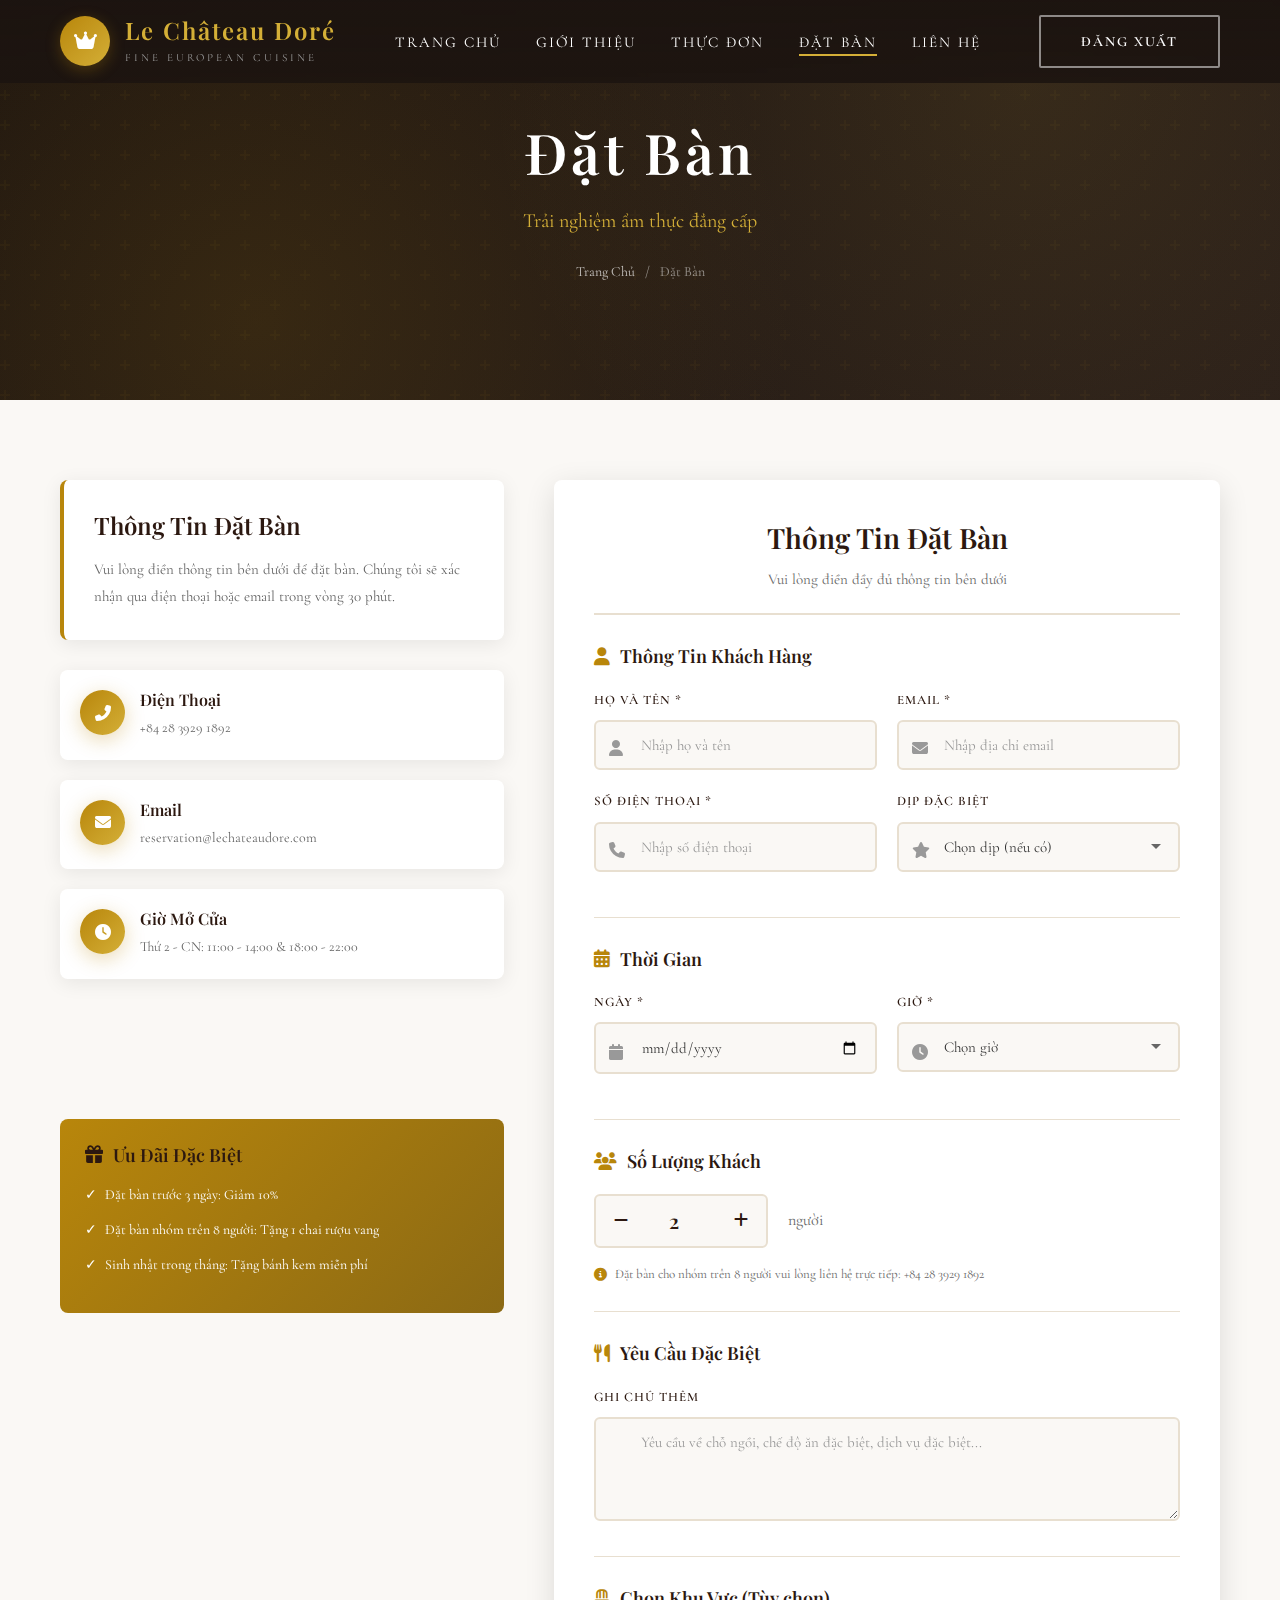
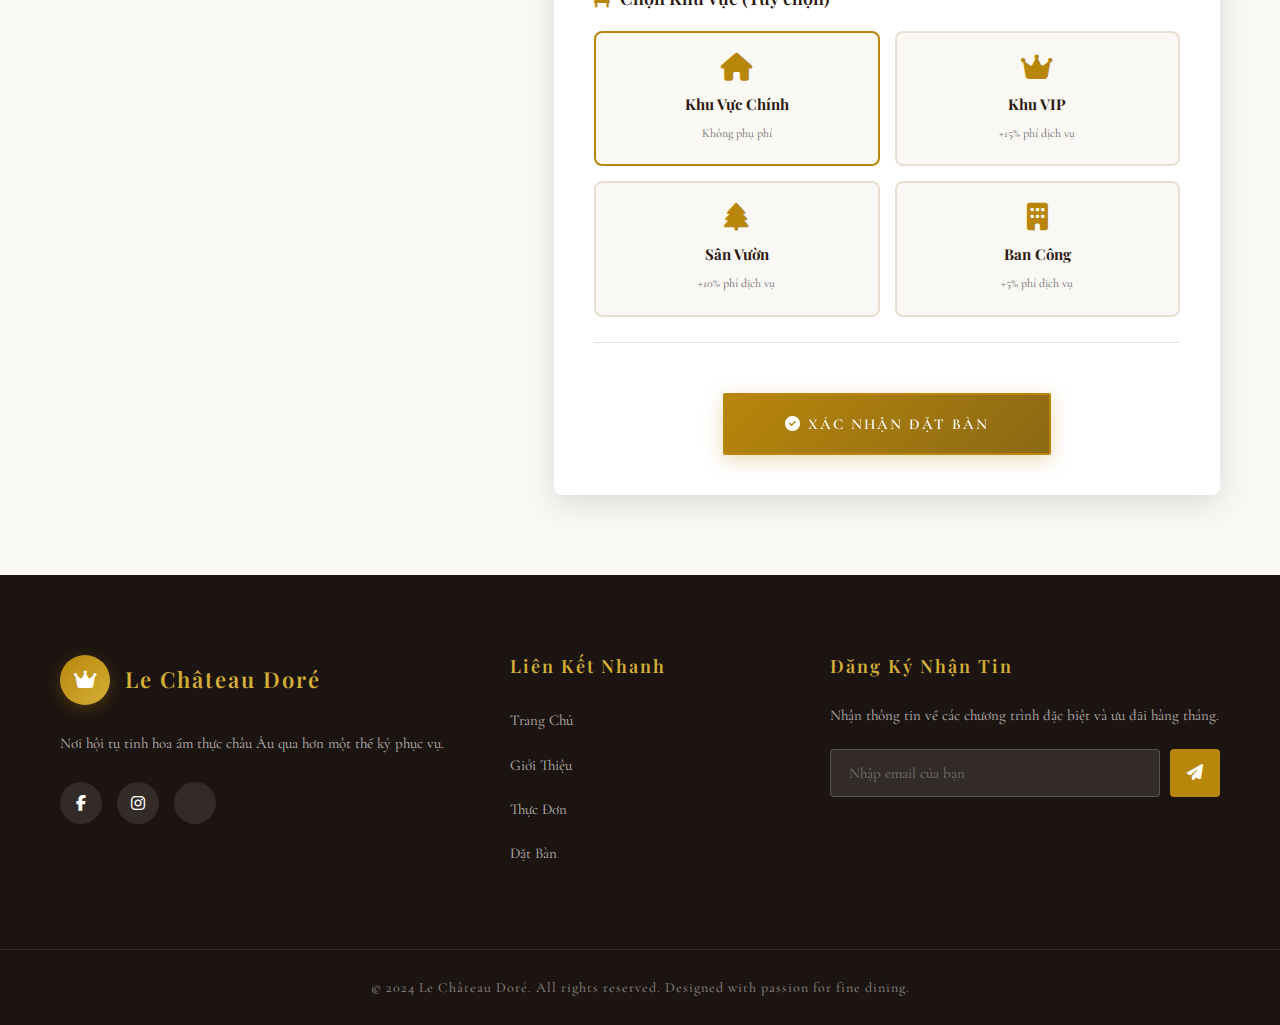
<file: html/reservation.html>
<!doctype html>
<html lang="vi">
  <head>
    <meta charset="UTF-8" />
    <meta name="viewport" content="width=device-width, initial-scale=1.0" />
    <title>Đặt Bàn - Le Château Doré</title>
    <link rel="stylesheet" href="../css/style.css" />
    <link rel="stylesheet" href="../css/reservation-style.css" />
    <link rel="preconnect" href="https://fonts.googleapis.com" />
    <link rel="preconnect" href="https://fonts.gstatic.com" crossorigin />
    <link
      href="https://fonts.googleapis.com/css2?family=Cormorant+Garamond:ital,wght@0,400;0,600;0,700;1,400&family=Playfair+Display:ital,wght@0,400;0,600;0,700;1,400&display=swap"
      rel="stylesheet"
    />
    <link
      rel="stylesheet"
      href="https://cdnjs.cloudflare.com/ajax/libs/font-awesome/6.4.0/css/all.min.css"
    />
  </head>

  <body>
    <!-- Header -->
    <header class="header">
      <div class="header-container">
        <div class="logo">
          <div class="logo-icon">
            <i class="fas fa-crown"></i>
          </div>
          <div class="logo-text">
            <h1>Le Château Doré</h1>
            <p>Fine European Cuisine</p>
          </div>
        </div>
        <nav class="nav-menu">
          <ul>
            <li><a href="index.html">Trang Chủ</a></li>
            <li><a href="about.html">Giới Thiệu</a></li>
            <li><a href="menu.html">Thực Đơn</a></li>
            <li><a href="reservation.html" class="active">Đặt Bàn</a></li>
            <li><a href="index.html#contact">Liên Hệ</a></li>
          </ul>
        </nav>
        <div class="auth-buttons">
          <a href="login.html" id="loginBtn" class="btn btn-secondary"
            >Đăng nhập</a
          >
          <button
            onclick="logout()"
            id="logoutBtn"
            class="btn btn-secondary"
            style="display: none"
          >
            Đăng xuất
          </button>
        </div>
        <div class="mobile-menu-btn">
          <i class="fas fa-bars"></i>
        </div>
      </div>
    </header>

    <!-- Page Header -->
    <section class="page-header">
      <div class="page-header-overlay"></div>
      <div class="page-header-content">
        <h1>Đặt Bàn</h1>
        <p>Trải nghiệm ẩm thực đẳng cấp</p>
        <div class="breadcrumb">
          <a href="index.html">Trang Chủ</a>
          <span>/</span>
          <span>Đặt Bàn</span>
        </div>
      </div>
    </section>

    <!-- Reservation Section -->
    <section class="reservation-page">
      <div class="container">
        <div class="reservation-wrapper">
          <!-- Left Side - Info -->
          <div class="reservation-info">
            <div class="info-card">
              <h3>Thông Tin Đặt Bàn</h3>
              <p>
                Vui lòng điền thông tin bên dưới để đặt bàn. Chúng tôi sẽ xác
                nhận qua điện thoại hoặc email trong vòng 30 phút.
              </p>
            </div>

            <div class="contact-info-list">
              <div class="contact-item">
                <div class="contact-icon">
                  <i class="fas fa-phone-alt"></i>
                </div>
                <div class="contact-details">
                  <h4>Điện Thoại</h4>
                  <p>+84 28 3929 1892</p>
                </div>
              </div>

              <div class="contact-item">
                <div class="contact-icon">
                  <i class="fas fa-envelope"></i>
                </div>
                <div class="contact-details">
                  <h4>Email</h4>
                  <p>reservation@lechateaudore.com</p>
                </div>
              </div>

              <div class="contact-item">
                <div class="contact-icon">
                  <i class="fas fa-clock"></i>
                </div>
                <div class="contact-details">
                  <h4>Giờ Mở Cửa</h4>
                  <p>Thứ 2 - CN: 11:00 - 14:00 & 18:00 - 22:00</p>
                </div>
              </div>

              <div class="contact-item">
                <div class="contact-icon">
                  <i class="fas fa-map-marker-alt"></i>
                </div>
                <div class="contact-details">
                  <h4>Địa Chỉ</h4>
                  <p>42 Đường Nguyễn Trãi, Quận 1, TP.HCM</p>
                </div>
              </div>
            </div>

            <div class="promo-card">
              <h4><i class="fas fa-gift"></i> Ưu Đãi Đặc Biệt</h4>
              <ul>
                <li>Đặt bàn trước 3 ngày: Giảm 10%</li>
                <li>Đặt bàn nhóm trên 8 người: Tặng 1 chai rượu vang</li>
                <li>Sinh nhật trong tháng: Tặng bánh kem miễn phí</li>
              </ul>
            </div>
          </div>

          <!-- Right Side - Form -->
          <div class="reservation-form-container">
            <form class="reservation-form-advanced" id="reservationForm">
              <div class="form-header">
                <h3>Thông Tin Đặt Bàn</h3>
                <p>Vui lòng điền đầy đủ thông tin bên dưới</p>
              </div>

              <div class="form-section">
                <h4><i class="fas fa-user"></i> Thông Tin Khách Hàng</h4>
                <div class="form-row">
                  <div class="form-group">
                    <label for="name">Họ và Tên *</label>
                    <input
                      type="text"
                      id="name"
                      name="name"
                      placeholder="Nhập họ và tên"
                      required
                    />
                    <i class="fas fa-user input-icon"></i>
                  </div>
                  <div class="form-group">
                    <label for="email">Email *</label>
                    <input
                      type="email"
                      id="email"
                      name="email"
                      placeholder="Nhập địa chỉ email"
                      required
                    />
                    <i class="fas fa-envelope input-icon"></i>
                  </div>
                </div>
                <div class="form-row">
                  <div class="form-group">
                    <label for="phone">Số Điện Thoại *</label>
                    <input
                      type="tel"
                      id="phone"
                      name="phone"
                      placeholder="Nhập số điện thoại"
                      required
                    />
                    <i class="fas fa-phone input-icon"></i>
                  </div>
                  <div class="form-group">
                    <label for="occasion">Dịp Đặc Biệt</label>
                    <select id="occasion" name="occasion">
                      <option value="">Chọn dịp (nếu có)</option>
                      <option value="birthday">Sinh nhật</option>
                      <option value="anniversary">Kỷ niệm</option>
                      <option value="business">Tiếp khách</option>
                      <option value="date">Hẹn hò</option>
                      <option value="family">Gia đình</option>
                      <option value="other">Khác</option>
                    </select>
                    <i class="fas fa-star input-icon"></i>
                  </div>
                </div>
              </div>

              <div class="form-section">
                <h4><i class="fas fa-calendar-alt"></i> Thời Gian</h4>
                <div class="form-row">
                  <div class="form-group">
                    <label for="date">Ngày *</label>
                    <input type="date" id="date" name="date" required min="" />
                    <i class="fas fa-calendar input-icon"></i>
                  </div>
                  <div class="form-group">
                    <label for="time">Giờ *</label>
                    <select id="time" name="time" required>
                      <option value="">Chọn giờ</option>
                      <optgroup label="Buổi Trưa">
                        <option value="11:00">11:00</option>
                        <option value="11:30">11:30</option>
                        <option value="12:00">12:00</option>
                        <option value="12:30">12:30</option>
                        <option value="13:00">13:00</option>
                        <option value="13:30">13:30</option>
                      </optgroup>
                      <optgroup label="Buổi Tối">
                        <option value="18:00">18:00</option>
                        <option value="18:30">18:30</option>
                        <option value="19:00">19:00</option>
                        <option value="19:30">19:30</option>
                        <option value="20:00">20:00</option>
                        <option value="20:30">20:30</option>
                      </optgroup>
                    </select>
                    <i class="fas fa-clock input-icon"></i>
                  </div>
                </div>
              </div>

              <div class="form-section">
                <h4><i class="fas fa-users"></i> Số Lượng Khách</h4>
                <div class="guest-counter">
                  <div class="counter-wrapper">
                    <button
                      type="button"
                      class="counter-btn"
                      id="decreaseGuests"
                    >
                      <i class="fas fa-minus"></i>
                    </button>
                    <input
                      type="number"
                      id="guests"
                      name="guests"
                      value="2"
                      min="1"
                      max="20"
                      readonly
                    />
                    <button
                      type="button"
                      class="counter-btn"
                      id="increaseGuests"
                    >
                      <i class="fas fa-plus"></i>
                    </button>
                  </div>
                  <span class="guest-label">người</span>
                </div>
                <p class="guest-note">
                  <i class="fas fa-info-circle"></i> Đặt bàn cho nhóm trên 8
                  người vui lòng liên hệ trực tiếp: +84 28 3929 1892
                </p>
              </div>

              <div class="form-section">
                <h4><i class="fas fa-utensils"></i> Yêu Cầu Đặc Biệt</h4>
                <div class="form-group full">
                  <label for="note">Ghi Chú Thêm</label>
                  <textarea
                    id="note"
                    name="note"
                    placeholder="Yêu cầu về chỗ ngồi, chế độ ăn đặc biệt, dịch vụ đặc biệt..."
                    rows="4"
                  ></textarea>
                </div>
              </div>

              <div class="form-section">
                <h4><i class="fas fa-chair"></i> Chọn Khu Vực (Tùy chọn)</h4>
                <div class="area-selection">
                  <label class="area-option">
                    <input type="radio" name="area" value="main" checked />
                    <span class="area-box">
                      <i class="fas fa-home"></i>
                      <strong>Khu Vực Chính</strong>
                      <small>Không phụ phí</small>
                    </span>
                  </label>
                  <label class="area-option">
                    <input type="radio" name="area" value="vip" />
                    <span class="area-box">
                      <i class="fas fa-crown"></i>
                      <strong>Khu VIP</strong>
                      <small>+15% phí dịch vụ</small>
                    </span>
                  </label>
                  <label class="area-option">
                    <input type="radio" name="area" value="outdoor" />
                    <span class="area-box">
                      <i class="fas fa-tree"></i>
                      <strong>Sân Vườn</strong>
                      <small>+10% phí dịch vụ</small>
                    </span>
                  </label>
                  <label class="area-option">
                    <input type="radio" name="area" value="balcony" />
                    <span class="area-box">
                      <i class="fas fa-building"></i>
                      <strong>Ban Công</strong>
                      <small>+5% phí dịch vụ</small>
                    </span>
                  </label>
                </div>
              </div>

              <div class="form-actions">
                <button type="submit" class="btn btn-primary btn-large">
                  <i class="fas fa-check-circle"></i> Xác Nhận Đặt Bàn
                </button>
              </div>
            </form>
          </div>
        </div>
      </div>
    </section>

    <!-- Footer -->
    <footer class="footer">
      <div class="footer-top">
        <div class="container">
          <div class="footer-grid">
            <div class="footer-brand">
              <div class="logo">
                <div class="logo-icon">
                  <i class="fas fa-crown"></i>
                </div>
                <div class="logo-text">
                  <h1>Le Château Doré</h1>
                </div>
              </div>
              <p>
                Nơi hội tụ tinh hoa ẩm thực châu Âu qua hơn một thế kỷ phục vụ.
              </p>
              <div class="social-links">
                <a href="#"><i class="fab fa-facebook-f"></i></a>
                <a href="#"><i class="fab fa-instagram"></i></a>
                <a href="#"><i class="fab fa-tripadvisor"></i></a>
              </div>
            </div>

            <div class="footer-links">
              <h3>Liên Kết Nhanh</h3>
              <ul>
                <li><a href="index.html">Trang Chủ</a></li>
                <li><a href="about.html">Giới Thiệu</a></li>
                <li><a href="menu.html">Thực Đơn</a></li>
                <li><a href="reservation.html">Đặt Bàn</a></li>
              </ul>
            </div>

            <div class="footer-newsletter">
              <h3>Đăng Ký Nhận Tin</h3>
              <p>
                Nhận thông tin về các chương trình đặc biệt và ưu đãi hàng
                tháng.
              </p>
              <form class="newsletter-form">
                <input type="email" placeholder="Nhập email của bạn" />
                <button type="submit">
                  <i class="fas fa-paper-plane"></i>
                </button>
              </form>
            </div>
          </div>
        </div>
      </div>

      <div class="footer-bottom">
        <div class="container">
          <p>
            &copy; 2024 Le Château Doré. All rights reserved. Designed with
            passion for fine dining.
          </p>
        </div>
      </div>
    </footer>

    <script src="../js/script.js"></script>
    <script src="../js/reservation-script.js"></script>
  </body>
</html>
</file>
<file: style.css>
/* ============================================
   Le Château Doré - European Classic Style
   ============================================ */

/* CSS Variables */

:root {
  --color-primary: #b8860b;
  /* Dark Golden */
  --color-primary-light: #d4af37;
  /* Gold */
  --color-primary-dark: #8b6914;
  /* Darker Gold */
  --color-secondary: #2c1810;
  /* Dark Brown */
  --color-accent: #1a1a1a;
  /* Near Black */
  --color-text: #333333;
  /* Dark Gray */
  --color-text-light: #666666;
  /* Medium Gray */
  --color-text-lightest: #999999;
  /* Light Gray */
  --color-background: #faf8f5;
  /* Warm White */
  --color-background-dark: #1c1410;
  /* Very Dark Brown */
  --color-cream: #fff8e7;
  /* Cream */
  --color-border: #e8dfd0;
  /* Light Tan */
  --font-primary: "Playfair Display", Georgia, serif;
  --font-secondary: "Cormorant Garamond", Garamond, serif;
  --shadow-soft: 0 4px 20px rgba(0, 0, 0, 0.08);
  --shadow-medium: 0 8px 30px rgba(0, 0, 0, 0.12);
  --shadow-strong: 0 15px 50px rgba(0, 0, 0, 0.2);
  --transition-smooth: all 0.4s cubic-bezier(0.4, 0, 0.2, 1);
}

/* Reset & Base Styles */

* {
  margin: 0;
  padding: 0;
  box-sizing: border-box;
}

html {
  scroll-behavior: smooth;
}

body {
  font-family: var(--font-secondary);
  font-size: 18px;
  line-height: 1.8;
  color: var(--color-text);
  background-color: var(--color-background);
  overflow-x: hidden;
}

.container {
  max-width: 1200px;
  margin: 0 auto;
  padding: 0 20px;
}

a {
  text-decoration: none;
  color: inherit;
  transition: var(--transition-smooth);
}

ul {
  list-style: none;
}

img {
  max-width: 100%;
  height: auto;
  display: block;
}

/* Typography */

h1,
h2,
h3,
h4,
h5,
h6 {
  font-family: var(--font-primary);
  font-weight: 600;
  line-height: 1.3;
  color: var(--color-secondary);
}

/* ============================================
   HEADER
   ============================================ */

.header {
  position: fixed;
  top: 0;
  left: 0;
  right: 0;
  z-index: 1000;
  background: linear-gradient(
    to bottom,
    rgba(28, 20, 16, 0.98),
    rgba(28, 20, 16, 0.9)
  );
  backdrop-filter: blur(10px);
  transition: var(--transition-smooth);
}

.header.scrolled {
  background: rgba(28, 20, 16, 0.98);
  box-shadow: var(--shadow-medium);
}

.header-container {
  max-width: 1200px;
  margin: 0 auto;
  padding: 15px 20px;
  display: flex;
  justify-content: space-between;
  align-items: center;
}

.logo {
  display: flex;
  align-items: center;
  gap: 15px;
}

.logo-icon {
  width: 50px;
  height: 50px;
  background: linear-gradient(
    135deg,
    var(--color-primary),
    var(--color-primary-light)
  );
  border-radius: 50%;
  display: flex;
  align-items: center;
  justify-content: center;
  box-shadow: 0 4px 15px rgba(184, 134, 11, 0.3);
}

.logo-icon i {
  color: white;
  font-size: 20px;
}

.logo-text h1 {
  font-family: var(--font-primary);
  font-size: 24px;
  color: var(--color-primary-light);
  letter-spacing: 2px;
  margin-bottom: 2px;
}

.logo-text p {
  font-size: 11px;
  color: var(--color-text-lightest);
  letter-spacing: 3px;
  text-transform: uppercase;
}

.nav-menu ul {
  display: flex;
  gap: 35px;
}

.nav-menu a {
  font-family: var(--font-secondary);
  font-size: 15px;
  color: #fff;
  text-transform: uppercase;
  letter-spacing: 2px;
  position: relative;
  padding: 5px 0;
}

.nav-menu a::after {
  content: "";
  position: absolute;
  bottom: 0;
  left: 0;
  width: 0;
  height: 2px;
  background: var(--color-primary-light);
  transition: var(--transition-smooth);
}

.nav-menu a:hover::after,
.nav-menu a.active::after {
  width: 100%;
}

.nav-menu a:hover {
  color: var(--color-primary-light);
}

.mobile-menu-btn {
  display: none;
  color: #fff;
  font-size: 24px;
  cursor: pointer;
}

/* ============================================
   HERO SECTION
   ============================================ */

.hero {
  min-height: 100vh;
  position: relative;
  display: flex;
  align-items: center;
  justify-content: center;
  background: linear-gradient(
    135deg,
    var(--color-background-dark) 0%,
    #2a1f1a 50%,
    #1c1410 100%
  );
  overflow: hidden;
}

.hero::before {
  content: "";
  position: absolute;
  top: 0;
  left: 0;
  right: 0;
  bottom: 0;
  background:
    radial-gradient(
      circle at 20% 80%,
      rgba(184, 134, 11, 0.1) 0%,
      transparent 50%
    ),
    radial-gradient(
      circle at 80% 20%,
      rgba(212, 175, 55, 0.08) 0%,
      transparent 50%
    ),
    url("data:image/svg+xml,%3Csvg width='60' height='60' viewBox='0 0 60 60' xmlns='http://www.w3.org/2000/svg'%3E%3Cg fill='none' fill-rule='evenodd'%3E%3Cg fill='%23B8860B' fill-opacity='0.03'%3E%3Cpath d='M36 34v-4h-2v4h-4v2h4v4h2v-4h4v-2h-4zm0-30V0h-2v4h-4v2h4v4h2V6h4V4h-4zM6 34v-4H4v4H0v2h4v4h2v-4h4v-2H6zM6 4V0H4v4H0v2h4v4h2V6h4V4H6z'/%3E%3C/g%3E%3C/g%3E%3C/svg%3E");
  pointer-events: none;
}

.hero-overlay {
  position: absolute;
  top: 0;
  left: 0;
  right: 0;
  bottom: 0;
  background: linear-gradient(
    180deg,
    rgba(28, 20, 16, 0.3) 0%,
    rgba(28, 20, 16, 0.1) 50%,
    rgba(28, 20, 16, 0.5) 100%
  );
  pointer-events: none;
}

.hero-content {
  position: relative;
  z-index: 10;
  text-align: center;
  color: #fff;
  padding: 0 20px;
  max-width: 900px;
}

.hero-ornament {
  margin-bottom: 30px;
  animation: fadeInDown 1s ease-out;
}

.hero-ornament i {
  font-size: 40px;
  color: var(--color-primary-light);
  opacity: 0.8;
}

.hero-subtitle {
  font-family: var(--font-secondary);
  font-size: 20px;
  font-weight: 400;
  letter-spacing: 8px;
  text-transform: uppercase;
  color: var(--color-primary-light);
  margin-bottom: 15px;
  animation: fadeInUp 1s ease-out 0.2s both;
}

.hero-title {
  font-family: var(--font-primary);
  font-size: clamp(48px, 8vw, 90px);
  font-weight: 700;
  letter-spacing: 8px;
  color: #fff;
  margin-bottom: 25px;
  text-shadow: 2px 4px 20px rgba(0, 0, 0, 0.5);
  animation: fadeInUp 1s ease-out 0.4s both;
}

.hero-description {
  font-family: var(--font-secondary);
  font-size: 20px;
  font-weight: 400;
  color: rgba(255, 255, 255, 0.85);
  margin-bottom: 40px;
  max-width: 600px;
  margin-left: auto;
  margin-right: auto;
  line-height: 1.8;
  animation: fadeInUp 1s ease-out 0.6s both;
}

.hero-buttons {
  display: flex;
  gap: 20px;
  justify-content: center;
  flex-wrap: wrap;
  animation: fadeInUp 1s ease-out 0.8s both;
}

/* Buttons */

.btn {
  display: inline-block;
  font-family: var(--font-secondary);
  font-size: 14px;
  font-weight: 600;
  letter-spacing: 2px;
  text-transform: uppercase;
  padding: 16px 40px;
  border: 2px solid transparent;
  border-radius: 2px;
  cursor: pointer;
  transition: var(--transition-smooth);
  position: relative;
  overflow: hidden;
}

.btn-primary {
  background: linear-gradient(
    135deg,
    var(--color-primary),
    var(--color-primary-dark)
  );
  color: #fff;
  border-color: var(--color-primary);
  box-shadow: 0 5px 20px rgba(184, 134, 11, 0.3);
}

.btn-primary:hover {
  background: linear-gradient(
    135deg,
    var(--color-primary-light),
    var(--color-primary)
  );
  transform: translateY(-3px);
  box-shadow: 0 8px 25px rgba(184, 134, 11, 0.4);
}

.btn-secondary {
  background: transparent;
  color: #fff;
  border-color: rgba(255, 255, 255, 0.5);
}

.btn-secondary:hover {
  background: rgba(255, 255, 255, 0.1);
  border-color: #fff;
  transform: translateY(-3px);
}

.btn-large {
  padding: 20px 60px;
  font-size: 15px;
}

.scroll-indicator {
  position: absolute;
  bottom: 40px;
  left: 50%;
  transform: translateX(-50%);
  animation: bounce 2s infinite;
}

.scroll-indicator i {
  color: var(--color-primary-light);
  font-size: 24px;
  opacity: 0.7;
}

/* ============================================
   SECTION COMMON STYLES
   ============================================ */

section {
  padding: 100px 0;
}

.section-header {
  text-align: center;
  margin-bottom: 60px;
  position: relative;
}

.section-header h2 {
  font-family: var(--font-primary);
  font-size: 42px;
  color: var(--color-secondary);
  letter-spacing: 4px;
  display: inline-block;
  position: relative;
  padding: 0 40px;
}

.section-header h2::before,
.section-header h2::after {
  content: "";
  position: absolute;
  top: 50%;
  width: 80px;
  height: 2px;
  background: linear-gradient(
    90deg,
    transparent,
    var(--color-primary),
    transparent
  );
}

.section-header h2::before {
  right: 100%;
}

.section-header h2::after {
  left: 100%;
}

.ornament-left,
.ornament-right {
  display: none;
}

.section-description {
  text-align: center;
  font-size: 18px;
  color: var(--color-text-light);
  max-width: 600px;
  margin: -40px auto 50px;
}

.section-description.light {
  color: rgba(255, 255, 255, 0.8);
}

/* ============================================
   ABOUT SECTION
   ============================================ */

.about {
  background: var(--color-background);
  position: relative;
  overflow: hidden;
}

.about::before {
  content: "";
  position: absolute;
  top: 0;
  left: 0;
  right: 0;
  bottom: 0;
  background: url("data:image/svg+xml,%3Csvg width='20' height='20' viewBox='0 0 20 20' xmlns='http://www.w3.org/2000/svg'%3E%3Cg fill='%23B8860B' fill-opacity='0.03' fill-rule='evenodd'%3E%3Ccircle cx='3' cy='3' r='3'/%3E%3Ccircle cx='13' cy='13' r='3'/%3E%3C/g%3E%3C/svg%3E");
  pointer-events: none;
}

.about-content {
  display: grid;
  grid-template-columns: 1fr 1fr;
  gap: 80px;
  align-items: center;
  position: relative;
  z-index: 1;
}

.about-image {
  position: relative;
}

.image-frame {
  position: relative;
  padding: 20px;
  background: linear-gradient(
    135deg,
    var(--color-primary),
    var(--color-primary-light)
  );
  border-radius: 4px;
  box-shadow: var(--shadow-strong);
}

.image-frame img {
  width: 100%;
  height: 500px;
  object-fit: cover;
  border-radius: 2px;
  filter: sepia(10%) contrast(1.05);
}

.image-decoration {
  position: absolute;
  top: -20px;
  left: -20px;
  right: -20px;
  bottom: -20px;
  border: 2px solid var(--color-primary);
  border-radius: 4px;
  opacity: 0.3;
  z-index: -1;
}

.about-text h3 {
  font-family: var(--font-primary);
  font-size: 32px;
  color: var(--color-secondary);
  margin-bottom: 25px;
  position: relative;
  padding-bottom: 15px;
}

.about-text h3::after {
  content: "";
  position: absolute;
  bottom: 0;
  left: 0;
  width: 60px;
  height: 3px;
  background: var(--color-primary);
}

.about-text p {
  font-size: 17px;
  color: var(--color-text-light);
  margin-bottom: 20px;
  line-height: 1.9;
}

.about-features {
  display: flex;
  gap: 30px;
  margin-top: 35px;
  flex-wrap: wrap;
}

.feature {
  display: flex;
  align-items: center;
  gap: 12px;
}

.feature i {
  width: 45px;
  height: 45px;
  background: linear-gradient(
    135deg,
    var(--color-primary),
    var(--color-primary-light)
  );
  border-radius: 50%;
  display: flex;
  align-items: center;
  justify-content: center;
  color: #fff;
  font-size: 16px;
}

.feature span {
  font-family: var(--font-secondary);
  font-size: 14px;
  font-weight: 600;
  color: var(--color-secondary);
  text-transform: uppercase;
  letter-spacing: 1px;
}

/* ============================================
   MENU SECTION
   ============================================ */

.menu {
  background: linear-gradient(
    180deg,
    var(--color-background) 0%,
    var(--color-cream) 100%
  );
  position: relative;
}

.menu::before {
  content: "";
  position: absolute;
  top: 0;
  left: 0;
  right: 0;
  height: 200px;
  background: linear-gradient(180deg, var(--color-background), transparent);
  pointer-events: none;
}

.menu-grid {
  display: grid;
  grid-template-columns: repeat(3, 1fr);
  gap: 30px;
  position: relative;
  z-index: 1;
}

.menu-item {
  background: #fff;
  border-radius: 4px;
  overflow: hidden;
  box-shadow: var(--shadow-soft);
  transition: var(--transition-smooth);
  position: relative;
}

.menu-item::before {
  content: "";
  position: absolute;
  top: 0;
  left: 0;
  right: 0;
  height: 3px;
  background: linear-gradient(
    90deg,
    var(--color-primary),
    var(--color-primary-light)
  );
  transform: scaleX(0);
  transition: var(--transition-smooth);
}

.menu-item:hover {
  transform: translateY(-10px);
  box-shadow: var(--shadow-strong);
}

.menu-item:hover::before {
  transform: scaleX(1);
}

.menu-image {
  position: relative;
  overflow: hidden;
  height: 220px;
}

.menu-image img {
  width: 100%;
  height: 100%;
  object-fit: cover;
  transition: var(--transition-smooth);
}

.menu-item:hover .menu-image img {
  transform: scale(1.1);
}

.menu-content {
  padding: 25px;
}

.menu-content h3 {
  font-family: var(--font-primary);
  font-size: 22px;
  color: var(--color-secondary);
  margin-bottom: 10px;
  letter-spacing: 1px;
}

.menu-content p {
  font-size: 15px;
  color: var(--color-text-light);
  line-height: 1.7;
  margin-bottom: 15px;
}

.menu-price {
  font-family: var(--font-primary);
  font-size: 20px;
  font-weight: 600;
  color: var(--color-primary-dark);
  letter-spacing: 1px;
}

/* ============================================
   RESERVATION SECTION
   ============================================ */

.reservation {
  position: relative;
  background: linear-gradient(
    135deg,
    var(--color-background-dark) 0%,
    #2a1f1a 100%
  );
  overflow: hidden;
  padding: 120px 0;
}

.reservation::before {
  content: "";
  position: absolute;
  top: 0;
  left: 0;
  right: 0;
  bottom: 0;
  background:
    radial-gradient(
      circle at 10% 90%,
      rgba(184, 134, 11, 0.15) 0%,
      transparent 40%
    ),
    radial-gradient(
      circle at 90% 10%,
      rgba(212, 175, 55, 0.1) 0%,
      transparent 40%
    );
  pointer-events: none;
}

.reservation-overlay {
  position: absolute;
  top: 0;
  left: 0;
  right: 0;
  bottom: 0;
  background: url("data:image/svg+xml,%3Csvg width='100' height='100' viewBox='0 0 100 100' xmlns='http://www.w3.org/2000/svg'%3E%3Cpath d='M11 18c3.866 0 7-3.134 7-7s-3.134-7-7-7-7 3.134-7 7 3.134 7 7 7zm48 25c3.866 0 7-3.134 7-7s-3.134-7-7-7-7 3.134-7 7 3.134 7 7 7zm-43-7c1.657 0 3-1.343 3-3s-1.343-3-3-3-3 1.343-3 3 1.343 3 3 3zm63 31c1.657 0 3-1.343 3-3s-1.343-3-3-3-3 1.343-3 3 1.343 3 3 3zM34 90c1.657 0 3-1.343 3-3s-1.343-3-3-3-3 1.343-3 3 1.343 3 3 3zm56-76c1.657 0 3-1.343 3-3s-1.343-3-3-3-3 1.343-3 3 1.343 3 3 3zM12 86c2.21 0 4-1.79 4-4s-1.79-4-4-4-4 1.79-4 4 1.79 4 4 4zm28-65c2.21 0 4-1.79 4-4s-1.79-4-4-4-4 1.79-4 4 1.79 4 4 4zm23-11c2.76 0 5-2.24 5-5s-2.24-5-5-5-5 2.24-5 5 2.24 5 5 5zm-6 60c2.21 0 4-1.79 4-4s-1.79-4-4-4-4 1.79-4 4 1.79 4 4 4zm29 22c2.76 0 5-2.24 5-5s-2.24-5-5-5-5 2.24-5 5 2.24 5 5 5zM32 63c2.76 0 5-2.24 5-5s-2.24-5-5-5-5 2.24-5 5 2.24 5 5 5zm57-13c2.76 0 5-2.24 5-5s-2.24-5-5-5-5 2.24-5 5 2.24 5 5 5zm-9-21c1.105 0 2-.895 2-2s-.895-2-2-2-2 .895-2 2 .895 2 2 2zM60 91c1.105 0 2-.895 2-2s-.895-2-2-2-2 .895-2 2 .895 2 2 2zM35 41c1.105 0 2-.895 2-2s-.895-2-2-2-2 .895-2 2 .895 2 2 2zM12 60c1.105 0 2-.895 2-2s-.895-2-2-2-2 .895-2 2 .895 2 2 2z' fill='%23B8860B' fill-opacity='0.05' fill-rule='evenodd'/%3E%3C/svg%3E");
  pointer-events: none;
}

.reservation-content {
  position: relative;
  z-index: 1;
  max-width: 700px;
  margin: 0 auto;
  text-align: center;
}

.section-header.light h2 {
  color: #fff;
}

.section-header.light h2::before,
.section-header.light h2::after {
  background: linear-gradient(
    90deg,
    transparent,
    var(--color-primary-light),
    transparent
  );
}

.reservation-form {
  background: rgba(255, 255, 255, 0.05);
  backdrop-filter: blur(10px);
  padding: 50px;
  border-radius: 8px;
  border: 1px solid rgba(255, 255, 255, 0.1);
  margin-top: 40px;
}

.form-row {
  display: grid;
  grid-template-columns: 1fr 1fr;
  gap: 25px;
  margin-bottom: 25px;
}

.form-group {
  text-align: left;
}

.form-group.full {
  grid-column: 1 / -1;
}

.form-group label {
  display: block;
  font-family: var(--font-secondary);
  font-size: 13px;
  font-weight: 600;
  color: var(--color-primary-light);
  text-transform: uppercase;
  letter-spacing: 2px;
  margin-bottom: 10px;
}

.form-group input,
.form-group select,
.form-group textarea {
  width: 100%;
  padding: 14px 18px;
  font-family: var(--font-secondary);
  font-size: 16px;
  color: #fff;
  background: rgba(255, 255, 255, 0.08);
  border: 1px solid rgba(255, 255, 255, 0.15);
  border-radius: 4px;
  transition: var(--transition-smooth);
}

.form-group input:focus,
.form-group select:focus,
.form-group textarea:focus {
  outline: none;
  border-color: var(--color-primary);
  background: rgba(255, 255, 255, 0.12);
  box-shadow: 0 0 20px rgba(184, 134, 11, 0.2);
}

.form-group input::placeholder,
.form-group textarea::placeholder {
  color: rgba(255, 255, 255, 0.4);
}

.form-group select option {
  background: var(--color-background-dark);
  color: #fff;
}

.form-group textarea {
  min-height: 100px;
  resize: vertical;
}

/* ============================================
   CONTACT SECTION
   ============================================ */

.contact {
  background: var(--color-background);
  position: relative;
}

.contact-grid {
  display: grid;
  grid-template-columns: 1fr 1.5fr;
  gap: 60px;
  align-items: start;
}

.contact-info {
  display: flex;
  flex-direction: column;
  gap: 35px;
}

.contact-item {
  display: flex;
  gap: 20px;
  align-items: flex-start;
}

.contact-icon {
  width: 55px;
  height: 55px;
  background: linear-gradient(
    135deg,
    var(--color-primary),
    var(--color-primary-light)
  );
  border-radius: 50%;
  display: flex;
  align-items: center;
  justify-content: center;
  color: #fff;
  font-size: 18px;
  flex-shrink: 0;
  box-shadow: 0 5px 20px rgba(184, 134, 11, 0.3);
}

.contact-details h3 {
  font-family: var(--font-primary);
  font-size: 18px;
  color: var(--color-secondary);
  margin-bottom: 8px;
  letter-spacing: 1px;
}

.contact-details p {
  font-size: 15px;
  color: var(--color-text-light);
  line-height: 1.7;
}

.map-frame {
  border-radius: 8px;
  overflow: hidden;
  box-shadow: var(--shadow-medium);
  border: 4px solid var(--color-border);
}

.map-frame iframe {
  display: block;
}

/* ============================================
   FOOTER
   ============================================ */

.footer {
  background: var(--color-background-dark);
  color: #fff;
}

.footer-top {
  padding: 80px 0;
  border-bottom: 1px solid rgba(255, 255, 255, 0.1);
}

.footer-grid {
  display: grid;
  grid-template-columns: 1.5fr 1fr 1.5fr;
  gap: 60px;
}

.footer-brand .logo {
  margin-bottom: 25px;
}

.footer-brand .logo-text h1 {
  color: var(--color-primary-light);
  font-size: 22px;
}

.footer-brand p {
  font-size: 15px;
  color: rgba(255, 255, 255, 0.7);
  line-height: 1.8;
  margin-bottom: 25px;
}

.social-links {
  display: flex;
  gap: 15px;
}

.social-links a {
  width: 42px;
  height: 42px;
  background: rgba(255, 255, 255, 0.1);
  border-radius: 50%;
  display: flex;
  align-items: center;
  justify-content: center;
  color: #fff;
  font-size: 16px;
  transition: var(--transition-smooth);
}

.social-links a:hover {
  background: var(--color-primary);
  transform: translateY(-3px);
}

.footer-links h3,
.footer-newsletter h3 {
  font-family: var(--font-primary);
  font-size: 18px;
  color: var(--color-primary-light);
  margin-bottom: 25px;
  letter-spacing: 2px;
}

.footer-links ul {
  display: flex;
  flex-direction: column;
  gap: 12px;
}

.footer-links a {
  font-size: 15px;
  color: rgba(255, 255, 255, 0.7);
  transition: var(--transition-smooth);
}

.footer-links a:hover {
  color: var(--color-primary-light);
  padding-left: 10px;
}

.footer-newsletter p {
  font-size: 15px;
  color: rgba(255, 255, 255, 0.7);
  margin-bottom: 20px;
  line-height: 1.7;
}

.newsletter-form {
  display: flex;
  gap: 10px;
}

.newsletter-form input {
  flex: 1;
  padding: 14px 18px;
  font-family: var(--font-secondary);
  font-size: 15px;
  color: #fff;
  background: rgba(255, 255, 255, 0.1);
  border: 1px solid rgba(255, 255, 255, 0.2);
  border-radius: 4px;
}

.newsletter-form input:focus {
  outline: none;
  border-color: var(--color-primary);
}

.newsletter-form button {
  width: 50px;
  background: var(--color-primary);
  border: none;
  border-radius: 4px;
  color: #fff;
  font-size: 16px;
  cursor: pointer;
  transition: var(--transition-smooth);
}

.newsletter-form button:hover {
  background: var(--color-primary-light);
}

.footer-bottom {
  padding: 25px 0;
  text-align: center;
}

.footer-bottom p {
  font-size: 14px;
  color: rgba(255, 255, 255, 0.5);
  letter-spacing: 1px;
}

/* ============================================
   ANIMATIONS
   ============================================ */

@keyframes fadeInDown {
  from {
    opacity: 0;
    transform: translateY(-30px);
  }
  to {
    opacity: 1;
    transform: translateY(0);
  }
}

@keyframes fadeInUp {
  from {
    opacity: 0;
    transform: translateY(30px);
  }
  to {
    opacity: 1;
    transform: translateY(0);
  }
}

@keyframes bounce {
  0%,
  20%,
  50%,
  80%,
  100% {
    transform: translateX(-50%) translateY(0);
  }
  40% {
    transform: translateX(-50%) translateY(-15px);
  }
  60% {
    transform: translateX(-50%) translateY(-8px);
  }
}

/* ============================================
   RESPONSIVE DESIGN
   ============================================ */

@media (max-width: 1024px) {
  .menu-grid {
    grid-template-columns: repeat(2, 1fr);
  }
  .about-content {
    gap: 50px;
  }
  .footer-grid {
    grid-template-columns: 1fr 1fr;
    gap: 40px;
  }
  .footer-newsletter {
    grid-column: 1 / -1;
  }
}

@media (max-width: 480px) {
  .hero-buttons {
    flex-direction: column;
    align-items: center;
  }
  .btn {
    width: 100%;
    max-width: 280px;
  }
  .about-features {
    flex-direction: column;
    gap: 20px;
  }
  .logo-text h1 {
    font-size: 18px;
  }
  .logo-icon {
    width: 40px;
    height: 40px;
  }
  .logo-icon i {
    font-size: 16px;
  }
}
</file>
<file: css/style.css>
/* ============================================
   Le Château Doré - European Classic Style
   ============================================ */

/* CSS Variables */

:root {
  --color-primary: #b8860b;
  /* Dark Golden */
  --color-primary-light: #d4af37;
  /* Gold */
  --color-primary-dark: #8b6914;
  /* Darker Gold */
  --color-secondary: #2c1810;
  /* Dark Brown */
  --color-accent: #1a1a1a;
  /* Near Black */
  --color-text: #333333;
  /* Dark Gray */
  --color-text-light: #666666;
  /* Medium Gray */
  --color-text-lightest: #999999;
  /* Light Gray */
  --color-background: #faf8f5;
  /* Warm White */
  --color-background-dark: #1c1410;
  /* Very Dark Brown */
  --color-cream: #fff8e7;
  /* Cream */
  --color-border: #e8dfd0;
  /* Light Tan */
  --font-primary: "Playfair Display", Georgia, serif;
  --font-secondary: "Cormorant Garamond", Garamond, serif;
  --shadow-soft: 0 4px 20px rgba(0, 0, 0, 0.08);
  --shadow-medium: 0 8px 30px rgba(0, 0, 0, 0.12);
  --shadow-strong: 0 15px 50px rgba(0, 0, 0, 0.2);
  --transition-smooth: all 0.4s cubic-bezier(0.4, 0, 0.2, 1);
}

/* Reset & Base Styles */

* {
  margin: 0;
  padding: 0;
  box-sizing: border-box;
}

html {
  scroll-behavior: smooth;
}

body {
  font-family: var(--font-secondary);
  font-size: 18px;
  line-height: 1.8;
  color: var(--color-text);
  background-color: var(--color-background);
  overflow-x: hidden;
}

.container {
  max-width: 1200px;
  margin: 0 auto;
  padding: 0 20px;
}

a {
  text-decoration: none;
  color: inherit;
  transition: var(--transition-smooth);
}

ul {
  list-style: none;
}

img {
  max-width: 100%;
  height: auto;
  display: block;
}

/* Typography */

h1,
h2,
h3,
h4,
h5,
h6 {
  font-family: var(--font-primary);
  font-weight: 600;
  line-height: 1.3;
  color: var(--color-secondary);
}

/* ============================================
   HEADER
   ============================================ */

.header {
  position: fixed;
  top: 0;
  left: 0;
  right: 0;
  z-index: 1000;
  background: linear-gradient(
    to bottom,
    rgba(28, 20, 16, 0.98),
    rgba(28, 20, 16, 0.9)
  );
  backdrop-filter: blur(10px);
  transition: var(--transition-smooth);
}

.header.scrolled {
  background: rgba(28, 20, 16, 0.98);
  box-shadow: var(--shadow-medium);
}

.header-container {
  max-width: 1200px;
  margin: 0 auto;
  padding: 15px 20px;
  display: flex;
  justify-content: space-between;
  align-items: center;
}

.logo {
  display: flex;
  align-items: center;
  gap: 15px;
}

.logo-icon {
  width: 50px;
  height: 50px;
  background: linear-gradient(
    135deg,
    var(--color-primary),
    var(--color-primary-light)
  );
  border-radius: 50%;
  display: flex;
  align-items: center;
  justify-content: center;
  box-shadow: 0 4px 15px rgba(184, 134, 11, 0.3);
}

.logo-icon i {
  color: white;
  font-size: 20px;
}

.logo-text h1 {
  font-family: var(--font-primary);
  font-size: 24px;
  color: var(--color-primary-light);
  letter-spacing: 2px;
  margin-bottom: 2px;
}

.logo-text p {
  font-size: 11px;
  color: var(--color-text-lightest);
  letter-spacing: 3px;
  text-transform: uppercase;
}

.nav-menu ul {
  display: flex;
  gap: 35px;
}

.nav-menu a {
  font-family: var(--font-secondary);
  font-size: 15px;
  color: #fff;
  text-transform: uppercase;
  letter-spacing: 2px;
  position: relative;
  padding: 5px 0;
}

.nav-menu a::after {
  content: "";
  position: absolute;
  bottom: 0;
  left: 0;
  width: 0;
  height: 2px;
  background: var(--color-primary-light);
  transition: var(--transition-smooth);
}

.nav-menu a:hover::after,
.nav-menu a.active::after {
  width: 100%;
}

.nav-menu a:hover {
  color: var(--color-primary-light);
}

.mobile-menu-btn {
  display: none;
  color: #fff;
  font-size: 24px;
  cursor: pointer;
}

/* ============================================
   HERO SECTION
   ============================================ */

.hero {
  min-height: 100vh;
  position: relative;
  display: flex;
  align-items: center;
  justify-content: center;
  background: linear-gradient(
    135deg,
    var(--color-background-dark) 0%,
    #2a1f1a 50%,
    #1c1410 100%
  );
  overflow: hidden;
}

.hero::before {
  content: "";
  position: absolute;
  top: 0;
  left: 0;
  right: 0;
  bottom: 0;
  background:
    radial-gradient(
      circle at 20% 80%,
      rgba(184, 134, 11, 0.1) 0%,
      transparent 50%
    ),
    radial-gradient(
      circle at 80% 20%,
      rgba(212, 175, 55, 0.08) 0%,
      transparent 50%
    ),
    url("data:image/svg+xml,%3Csvg width='60' height='60' viewBox='0 0 60 60' xmlns='http://www.w3.org/2000/svg'%3E%3Cg fill='none' fill-rule='evenodd'%3E%3Cg fill='%23B8860B' fill-opacity='0.03'%3E%3Cpath d='M36 34v-4h-2v4h-4v2h4v4h2v-4h4v-2h-4zm0-30V0h-2v4h-4v2h4v4h2V6h4V4h-4zM6 34v-4H4v4H0v2h4v4h2v-4h4v-2H6zM6 4V0H4v4H0v2h4v4h2V6h4V4H6z'/%3E%3C/g%3E%3C/g%3E%3C/svg%3E");
  pointer-events: none;
}

.hero-overlay {
  position: absolute;
  top: 0;
  left: 0;
  right: 0;
  bottom: 0;
  background: linear-gradient(
    180deg,
    rgba(28, 20, 16, 0.3) 0%,
    rgba(28, 20, 16, 0.1) 50%,
    rgba(28, 20, 16, 0.5) 100%
  );
  pointer-events: none;
}

.hero-content {
  position: relative;
  z-index: 10;
  text-align: center;
  color: #fff;
  padding: 0 20px;
  max-width: 900px;
}

.hero-ornament {
  margin-bottom: 30px;
  animation: fadeInDown 1s ease-out;
}

.hero-ornament i {
  font-size: 40px;
  color: var(--color-primary-light);
  opacity: 0.8;
}

.hero-subtitle {
  font-family: var(--font-secondary);
  font-size: 20px;
  font-weight: 400;
  letter-spacing: 8px;
  text-transform: uppercase;
  color: var(--color-primary-light);
  margin-bottom: 15px;
  animation: fadeInUp 1s ease-out 0.2s both;
}

.hero-title {
  font-family: var(--font-primary);
  font-size: clamp(48px, 8vw, 90px);
  font-weight: 700;
  letter-spacing: 8px;
  color: #fff;
  margin-bottom: 25px;
  text-shadow: 2px 4px 20px rgba(0, 0, 0, 0.5);
  animation: fadeInUp 1s ease-out 0.4s both;
}

.hero-description {
  font-family: var(--font-secondary);
  font-size: 20px;
  font-weight: 400;
  color: rgba(255, 255, 255, 0.85);
  margin-bottom: 40px;
  max-width: 600px;
  margin-left: auto;
  margin-right: auto;
  line-height: 1.8;
  animation: fadeInUp 1s ease-out 0.6s both;
}

.hero-buttons {
  display: flex;
  gap: 20px;
  justify-content: center;
  flex-wrap: wrap;
  animation: fadeInUp 1s ease-out 0.8s both;
}

/* Buttons */

.btn {
  display: inline-block;
  font-family: var(--font-secondary);
  font-size: 14px;
  font-weight: 600;
  letter-spacing: 2px;
  text-transform: uppercase;
  padding: 16px 40px;
  border: 2px solid transparent;
  border-radius: 2px;
  cursor: pointer;
  transition: var(--transition-smooth);
  position: relative;
  overflow: hidden;
}

.btn-primary {
  background: linear-gradient(
    135deg,
    var(--color-primary),
    var(--color-primary-dark)
  );
  color: #fff;
  border-color: var(--color-primary);
  box-shadow: 0 5px 20px rgba(184, 134, 11, 0.3);
}

.btn-primary:hover {
  background: linear-gradient(
    135deg,
    var(--color-primary-light),
    var(--color-primary)
  );
  transform: translateY(-3px);
  box-shadow: 0 8px 25px rgba(184, 134, 11, 0.4);
}

.btn-secondary {
  background: transparent;
  color: #fff;
  border-color: rgba(255, 255, 255, 0.5);
}

.btn-secondary:hover {
  background: rgba(255, 255, 255, 0.1);
  border-color: #fff;
  transform: translateY(-3px);
}

.btn-large {
  padding: 20px 60px;
  font-size: 15px;
}

.scroll-indicator {
  position: absolute;
  bottom: 40px;
  left: 50%;
  transform: translateX(-50%);
  animation: bounce 2s infinite;
}

.scroll-indicator i {
  color: var(--color-primary-light);
  font-size: 24px;
  opacity: 0.7;
}

/* ============================================
   SECTION COMMON STYLES
   ============================================ */

section {
  padding: 100px 0;
}

.section-header {
  text-align: center;
  margin-bottom: 60px;
  position: relative;
}

.section-header h2 {
  font-family: var(--font-primary);
  font-size: 42px;
  color: var(--color-secondary);
  letter-spacing: 4px;
  display: inline-block;
  position: relative;
  padding: 0 40px;
}

.section-header h2::before,
.section-header h2::after {
  content: "";
  position: absolute;
  top: 50%;
  width: 80px;
  height: 2px;
  background: linear-gradient(
    90deg,
    transparent,
    var(--color-primary),
    transparent
  );
}

.section-header h2::before {
  right: 100%;
}

.section-header h2::after {
  left: 100%;
}

.ornament-left,
.ornament-right {
  display: none;
}

.section-description {
  text-align: center;
  font-size: 18px;
  color: var(--color-text-light);
  max-width: 600px;
  margin: -40px auto 50px;
}

.section-description.light {
  color: rgba(255, 255, 255, 0.8);
}

/* ============================================
   ABOUT SECTION
   ============================================ */

.about {
  background: var(--color-background);
  position: relative;
  overflow: hidden;
}

.about::before {
  content: "";
  position: absolute;
  top: 0;
  left: 0;
  right: 0;
  bottom: 0;
  background: url("data:image/svg+xml,%3Csvg width='20' height='20' viewBox='0 0 20 20' xmlns='http://www.w3.org/2000/svg'%3E%3Cg fill='%23B8860B' fill-opacity='0.03' fill-rule='evenodd'%3E%3Ccircle cx='3' cy='3' r='3'/%3E%3Ccircle cx='13' cy='13' r='3'/%3E%3C/g%3E%3C/svg%3E");
  pointer-events: none;
}

.about-content {
  display: grid;
  grid-template-columns: 1fr 1fr;
  gap: 80px;
  align-items: center;
  position: relative;
  z-index: 1;
}

.about-image {
  position: relative;
}

.image-frame {
  position: relative;
  padding: 20px;
  background: linear-gradient(
    135deg,
    var(--color-primary),
    var(--color-primary-light)
  );
  border-radius: 4px;
  box-shadow: var(--shadow-strong);
}

.image-frame img {
  width: 100%;
  height: 500px;
  object-fit: cover;
  border-radius: 2px;
  filter: sepia(10%) contrast(1.05);
}

.image-decoration {
  position: absolute;
  top: -20px;
  left: -20px;
  right: -20px;
  bottom: -20px;
  border: 2px solid var(--color-primary);
  border-radius: 4px;
  opacity: 0.3;
  z-index: -1;
}

.about-text h3 {
  font-family: var(--font-primary);
  font-size: 32px;
  color: var(--color-secondary);
  margin-bottom: 25px;
  position: relative;
  padding-bottom: 15px;
}

.about-text h3::after {
  content: "";
  position: absolute;
  bottom: 0;
  left: 0;
  width: 60px;
  height: 3px;
  background: var(--color-primary);
}

.about-text p {
  font-size: 17px;
  color: var(--color-text-light);
  margin-bottom: 20px;
  line-height: 1.9;
}

.about-features {
  display: flex;
  gap: 30px;
  margin-top: 35px;
  flex-wrap: wrap;
}

.feature {
  display: flex;
  align-items: center;
  gap: 12px;
}

.feature i {
  width: 45px;
  height: 45px;
  background: linear-gradient(
    135deg,
    var(--color-primary),
    var(--color-primary-light)
  );
  border-radius: 50%;
  display: flex;
  align-items: center;
  justify-content: center;
  color: #fff;
  font-size: 16px;
}

.feature span {
  font-family: var(--font-secondary);
  font-size: 14px;
  font-weight: 600;
  color: var(--color-secondary);
  text-transform: uppercase;
  letter-spacing: 1px;
}

/* ============================================
   MENU SECTION
   ============================================ */

.menu {
  background: linear-gradient(
    180deg,
    var(--color-background) 0%,
    var(--color-cream) 100%
  );
  position: relative;
}

.menu::before {
  content: "";
  position: absolute;
  top: 0;
  left: 0;
  right: 0;
  height: 200px;
  background: linear-gradient(180deg, var(--color-background), transparent);
  pointer-events: none;
}

.menu-grid {
  display: grid;
  grid-template-columns: repeat(3, 1fr);
  gap: 30px;
  position: relative;
  z-index: 1;
}

.menu-item {
  background: #fff;
  border-radius: 4px;
  overflow: hidden;
  box-shadow: var(--shadow-soft);
  transition: var(--transition-smooth);
  position: relative;
}

.menu-item::before {
  content: "";
  position: absolute;
  top: 0;
  left: 0;
  right: 0;
  height: 3px;
  background: linear-gradient(
    90deg,
    var(--color-primary),
    var(--color-primary-light)
  );
  transform: scaleX(0);
  transition: var(--transition-smooth);
}

.menu-item:hover {
  transform: translateY(-10px);
  box-shadow: var(--shadow-strong);
}

.menu-item:hover::before {
  transform: scaleX(1);
}

.menu-image {
  position: relative;
  overflow: hidden;
  height: 220px;
}

.menu-image img {
  width: 100%;
  height: 100%;
  object-fit: cover;
  transition: var(--transition-smooth);
}

.menu-item:hover .menu-image img {
  transform: scale(1.1);
}

.menu-content {
  padding: 25px;
}

.menu-content h3 {
  font-family: var(--font-primary);
  font-size: 22px;
  color: var(--color-secondary);
  margin-bottom: 10px;
  letter-spacing: 1px;
}

.menu-content p {
  font-size: 15px;
  color: var(--color-text-light);
  line-height: 1.7;
  margin-bottom: 15px;
}

.menu-price {
  font-family: var(--font-primary);
  font-size: 20px;
  font-weight: 600;
  color: var(--color-primary-dark);
  letter-spacing: 1px;
}

/* ============================================
   RESERVATION SECTION
   ============================================ */

.reservation {
  position: relative;
  background: linear-gradient(
    135deg,
    var(--color-background-dark) 0%,
    #2a1f1a 100%
  );
  overflow: hidden;
  padding: 120px 0;
}

.reservation::before {
  content: "";
  position: absolute;
  top: 0;
  left: 0;
  right: 0;
  bottom: 0;
  background:
    radial-gradient(
      circle at 10% 90%,
      rgba(184, 134, 11, 0.15) 0%,
      transparent 40%
    ),
    radial-gradient(
      circle at 90% 10%,
      rgba(212, 175, 55, 0.1) 0%,
      transparent 40%
    );
  pointer-events: none;
}

.reservation-overlay {
  position: absolute;
  top: 0;
  left: 0;
  right: 0;
  bottom: 0;
  background: url("data:image/svg+xml,%3Csvg width='100' height='100' viewBox='0 0 100 100' xmlns='http://www.w3.org/2000/svg'%3E%3Cpath d='M11 18c3.866 0 7-3.134 7-7s-3.134-7-7-7-7 3.134-7 7 3.134 7 7 7zm48 25c3.866 0 7-3.134 7-7s-3.134-7-7-7-7 3.134-7 7 3.134 7 7 7zm-43-7c1.657 0 3-1.343 3-3s-1.343-3-3-3-3 1.343-3 3 1.343 3 3 3zm63 31c1.657 0 3-1.343 3-3s-1.343-3-3-3-3 1.343-3 3 1.343 3 3 3zM34 90c1.657 0 3-1.343 3-3s-1.343-3-3-3-3 1.343-3 3 1.343 3 3 3zm56-76c1.657 0 3-1.343 3-3s-1.343-3-3-3-3 1.343-3 3 1.343 3 3 3zM12 86c2.21 0 4-1.79 4-4s-1.79-4-4-4-4 1.79-4 4 1.79 4 4 4zm28-65c2.21 0 4-1.79 4-4s-1.79-4-4-4-4 1.79-4 4 1.79 4 4 4zm23-11c2.76 0 5-2.24 5-5s-2.24-5-5-5-5 2.24-5 5 2.24 5 5 5zm-6 60c2.21 0 4-1.79 4-4s-1.79-4-4-4-4 1.79-4 4 1.79 4 4 4zm29 22c2.76 0 5-2.24 5-5s-2.24-5-5-5-5 2.24-5 5 2.24 5 5 5zM32 63c2.76 0 5-2.24 5-5s-2.24-5-5-5-5 2.24-5 5 2.24 5 5 5zm57-13c2.76 0 5-2.24 5-5s-2.24-5-5-5-5 2.24-5 5 2.24 5 5 5zm-9-21c1.105 0 2-.895 2-2s-.895-2-2-2-2 .895-2 2 .895 2 2 2zM60 91c1.105 0 2-.895 2-2s-.895-2-2-2-2 .895-2 2 .895 2 2 2zM35 41c1.105 0 2-.895 2-2s-.895-2-2-2-2 .895-2 2 .895 2 2 2zM12 60c1.105 0 2-.895 2-2s-.895-2-2-2-2 .895-2 2 .895 2 2 2z' fill='%23B8860B' fill-opacity='0.05' fill-rule='evenodd'/%3E%3C/svg%3E");
  pointer-events: none;
}

.reservation-content {
  position: relative;
  z-index: 1;
  max-width: 700px;
  margin: 0 auto;
  text-align: center;
}

.section-header.light h2 {
  color: #fff;
}

.section-header.light h2::before,
.section-header.light h2::after {
  background: linear-gradient(
    90deg,
    transparent,
    var(--color-primary-light),
    transparent
  );
}

.reservation-form {
  background: rgba(255, 255, 255, 0.05);
  backdrop-filter: blur(10px);
  padding: 50px;
  border-radius: 8px;
  border: 1px solid rgba(255, 255, 255, 0.1);
  margin-top: 40px;
}

.form-row {
  display: grid;
  grid-template-columns: 1fr 1fr;
  gap: 25px;
  margin-bottom: 25px;
}

.form-group {
  text-align: left;
}

.form-group.full {
  grid-column: 1 / -1;
}

.form-group label {
  display: block;
  font-family: var(--font-secondary);
  font-size: 13px;
  font-weight: 600;
  color: var(--color-primary-light);
  text-transform: uppercase;
  letter-spacing: 2px;
  margin-bottom: 10px;
}

.form-group input,
.form-group select,
.form-group textarea {
  width: 100%;
  padding: 14px 18px;
  font-family: var(--font-secondary);
  font-size: 16px;
  color: #fff;
  background: rgba(255, 255, 255, 0.08);
  border: 1px solid rgba(255, 255, 255, 0.15);
  border-radius: 4px;
  transition: var(--transition-smooth);
}

.form-group input:focus,
.form-group select:focus,
.form-group textarea:focus {
  outline: none;
  border-color: var(--color-primary);
  background: rgba(255, 255, 255, 0.12);
  box-shadow: 0 0 20px rgba(184, 134, 11, 0.2);
}

.form-group input::placeholder,
.form-group textarea::placeholder {
  color: rgba(255, 255, 255, 0.4);
}

.form-group select option {
  background: var(--color-background-dark);
  color: #fff;
}

.form-group textarea {
  min-height: 100px;
  resize: vertical;
}

/* ============================================
   CONTACT SECTION
   ============================================ */

.contact {
  background: var(--color-background);
  position: relative;
}

.contact-grid {
  display: grid;
  grid-template-columns: 1fr 1.5fr;
  gap: 60px;
  align-items: start;
}

.contact-info {
  display: flex;
  flex-direction: column;
  gap: 35px;
}

.contact-item {
  display: flex;
  gap: 20px;
  align-items: flex-start;
}

.contact-icon {
  width: 55px;
  height: 55px;
  background: linear-gradient(
    135deg,
    var(--color-primary),
    var(--color-primary-light)
  );
  border-radius: 50%;
  display: flex;
  align-items: center;
  justify-content: center;
  color: #fff;
  font-size: 18px;
  flex-shrink: 0;
  box-shadow: 0 5px 20px rgba(184, 134, 11, 0.3);
}

.contact-details h3 {
  font-family: var(--font-primary);
  font-size: 18px;
  color: var(--color-secondary);
  margin-bottom: 8px;
  letter-spacing: 1px;
}

.contact-details p {
  font-size: 15px;
  color: var(--color-text-light);
  line-height: 1.7;
}

.map-frame {
  border-radius: 8px;
  overflow: hidden;
  box-shadow: var(--shadow-medium);
  border: 4px solid var(--color-border);
}

.map-frame iframe {
  display: block;
}

/* ============================================
   FOOTER
   ============================================ */

.footer {
  background: var(--color-background-dark);
  color: #fff;
}

.footer-top {
  padding: 80px 0;
  border-bottom: 1px solid rgba(255, 255, 255, 0.1);
}

.footer-grid {
  display: grid;
  grid-template-columns: 1.5fr 1fr 1.5fr;
  gap: 60px;
}

.footer-brand .logo {
  margin-bottom: 25px;
}

.footer-brand .logo-text h1 {
  color: var(--color-primary-light);
  font-size: 22px;
}

.footer-brand p {
  font-size: 15px;
  color: rgba(255, 255, 255, 0.7);
  line-height: 1.8;
  margin-bottom: 25px;
}

.social-links {
  display: flex;
  gap: 15px;
}

.social-links a {
  width: 42px;
  height: 42px;
  background: rgba(255, 255, 255, 0.1);
  border-radius: 50%;
  display: flex;
  align-items: center;
  justify-content: center;
  color: #fff;
  font-size: 16px;
  transition: var(--transition-smooth);
}

.social-links a:hover {
  background: var(--color-primary);
  transform: translateY(-3px);
}

.footer-links h3,
.footer-newsletter h3 {
  font-family: var(--font-primary);
  font-size: 18px;
  color: var(--color-primary-light);
  margin-bottom: 25px;
  letter-spacing: 2px;
}

.footer-links ul {
  display: flex;
  flex-direction: column;
  gap: 12px;
}

.footer-links a {
  font-size: 15px;
  color: rgba(255, 255, 255, 0.7);
  transition: var(--transition-smooth);
}

.footer-links a:hover {
  color: var(--color-primary-light);
  padding-left: 10px;
}

.footer-newsletter p {
  font-size: 15px;
  color: rgba(255, 255, 255, 0.7);
  margin-bottom: 20px;
  line-height: 1.7;
}

.newsletter-form {
  display: flex;
  gap: 10px;
}

.newsletter-form input {
  flex: 1;
  padding: 14px 18px;
  font-family: var(--font-secondary);
  font-size: 15px;
  color: #fff;
  background: rgba(255, 255, 255, 0.1);
  border: 1px solid rgba(255, 255, 255, 0.2);
  border-radius: 4px;
}

.newsletter-form input:focus {
  outline: none;
  border-color: var(--color-primary);
}

.newsletter-form button {
  width: 50px;
  background: var(--color-primary);
  border: none;
  border-radius: 4px;
  color: #fff;
  font-size: 16px;
  cursor: pointer;
  transition: var(--transition-smooth);
}

.newsletter-form button:hover {
  background: var(--color-primary-light);
}

.footer-bottom {
  padding: 25px 0;
  text-align: center;
}

.footer-bottom p {
  font-size: 14px;
  color: rgba(255, 255, 255, 0.5);
  letter-spacing: 1px;
}

/* ============================================
   ANIMATIONS
   ============================================ */

@keyframes fadeInDown {
  from {
    opacity: 0;
    transform: translateY(-30px);
  }
  to {
    opacity: 1;
    transform: translateY(0);
  }
}

@keyframes fadeInUp {
  from {
    opacity: 0;
    transform: translateY(30px);
  }
  to {
    opacity: 1;
    transform: translateY(0);
  }
}

@keyframes bounce {
  0%,
  20%,
  50%,
  80%,
  100% {
    transform: translateX(-50%) translateY(0);
  }
  40% {
    transform: translateX(-50%) translateY(-15px);
  }
  60% {
    transform: translateX(-50%) translateY(-8px);
  }
}

/* ============================================
   RESPONSIVE DESIGN
   ============================================ */

@media (max-width: 1024px) {
  .menu-grid {
    grid-template-columns: repeat(2, 1fr);
  }
  .about-content {
    gap: 50px;
  }
  .footer-grid {
    grid-template-columns: 1fr 1fr;
    gap: 40px;
  }
  .footer-newsletter {
    grid-column: 1 / -1;
  }
}

@media (max-width: 480px) {
  .hero-buttons {
    flex-direction: column;
    align-items: center;
  }
  .btn {
    width: 100%;
    max-width: 280px;
  }
  .about-features {
    flex-direction: column;
    gap: 20px;
  }
  .logo-text h1 {
    font-size: 18px;
  }
  .logo-icon {
    width: 40px;
    height: 40px;
  }
  .logo-icon i {
    font-size: 16px;
  }
}
</file>
<file: css/reservation-style.css>
/* ============================================
   Reservation Page Styles
   ============================================ */

/* Page Header */

.page-header {
  position: relative;
  height: 400px;
  background: linear-gradient(
    135deg,
    var(--color-background-dark) 0%,
    #2a1f1a 100%
  );
  display: flex;
  align-items: center;
  justify-content: center;
  overflow: hidden;
}

.page-header::before {
  content: "";
  position: absolute;
  top: 0;
  left: 0;
  right: 0;
  bottom: 0;
  background:
    radial-gradient(
      circle at 20% 80%,
      rgba(184, 134, 11, 0.15) 0%,
      transparent 50%
    ),
    radial-gradient(
      circle at 80% 20%,
      rgba(212, 175, 55, 0.1) 0%,
      transparent 50%
    );
}

.page-header-overlay {
  position: absolute;
  top: 0;
  left: 0;
  right: 0;
  bottom: 0;
  background: url("data:image/svg+xml,%3Csvg width='60' height='60' viewBox='0 0 60 60' xmlns='http://www.w3.org/2000/svg'%3E%3Cg fill='none' fill-rule='evenodd'%3E%3Cg fill='%23B8860B' fill-opacity='0.05'%3E%3Cpath d='M36 34v-4h-2v4h-4v2h4v4h2v-4h4v-2h-4zm0-30V0h-2v4h-4v2h4v4h2V6h4V4h-4zM6 34v-4H4v4H0v2h4v4h2v-4h4v-2H6zM6 4V0H4v4H0v2h4v4h2V6h4V4H6z'/%3E%3C/g%3E%3C/g%3E%3C/svg%3E");
}

.page-header-content {
  position: relative;
  z-index: 10;
  text-align: center;
  color: #fff;
}

.page-header-content h1 {
  font-family: var(--font-primary);
  font-size: 56px;
  color: #fff;
  margin-bottom: 15px;
  letter-spacing: 4px;
}

.page-header-content p {
  font-family: var(--font-secondary);
  font-size: 20px;
  color: var(--color-primary-light);
  margin-bottom: 20px;
}

.breadcrumb {
  display: flex;
  justify-content: center;
  gap: 10px;
  font-family: var(--font-secondary);
  font-size: 14px;
}

.breadcrumb a {
  color: rgba(255, 255, 255, 0.7);
  transition: var(--transition-smooth);
}

.breadcrumb a:hover {
  color: var(--color-primary-light);
}

.breadcrumb span {
  color: rgba(255, 255, 255, 0.5);
}

/* Reservation Page */

.reservation-page {
  padding: 80px 0;
  background: var(--color-background);
}

.reservation-wrapper {
  display: grid;
  grid-template-columns: 1fr 1.5fr;
  gap: 50px;
  align-items: start;
}

/* Left Side - Info */

.reservation-info {
  position: sticky;
  top: 120px;
}

.info-card {
  background: #fff;
  padding: 30px;
  border-radius: 8px;
  box-shadow: var(--shadow-soft);
  margin-bottom: 30px;
  border-left: 4px solid var(--color-primary);
}

.info-card h3 {
  font-family: var(--font-primary);
  font-size: 24px;
  color: var(--color-secondary);
  margin-bottom: 15px;
}

.info-card p {
  font-size: 15px;
  color: var(--color-text-light);
  line-height: 1.8;
}

.contact-info-list {
  display: flex;
  flex-direction: column;
  gap: 20px;
  margin-bottom: 30px;
}

.contact-info-list .contact-item {
  display: flex;
  gap: 15px;
  align-items: flex-start;
  background: #fff;
  padding: 20px;
  border-radius: 8px;
  box-shadow: var(--shadow-soft);
}

.contact-info-list .contact-icon {
  width: 45px;
  height: 45px;
  min-width: 45px;
  background: linear-gradient(
    135deg,
    var(--color-primary),
    var(--color-primary-light)
  );
  border-radius: 50%;
  display: flex;
  align-items: center;
  justify-content: center;
  color: #fff;
  font-size: 16px;
}

.contact-info-list .contact-details h4 {
  font-family: var(--font-primary);
  font-size: 16px;
  color: var(--color-secondary);
  margin-bottom: 5px;
}

.contact-info-list .contact-details p {
  font-size: 14px;
  color: var(--color-text-light);
}

.promo-card {
  background: linear-gradient(
    135deg,
    var(--color-primary),
    var(--color-primary-dark)
  );
  padding: 25px;
  border-radius: 8px;
  color: #fff;
}

.promo-card h4 {
  font-family: var(--font-primary);
  font-size: 18px;
  margin-bottom: 15px;
  display: flex;
  align-items: center;
  gap: 10px;
}

.promo-card ul {
  list-style: none;
}

.promo-card li {
  font-size: 14px;
  margin-bottom: 10px;
  padding-left: 20px;
  position: relative;
}

.promo-card li::before {
  content: "✓";
  position: absolute;
  left: 0;
  color: #fff;
}

/* Right Side - Form */

.reservation-form-container {
  background: #fff;
  padding: 40px;
  border-radius: 8px;
  box-shadow: var(--shadow-medium);
}

.form-header {
  text-align: center;
  margin-bottom: 30px;
  padding-bottom: 20px;
  border-bottom: 2px solid var(--color-border);
}

.form-header h3 {
  font-family: var(--font-primary);
  font-size: 28px;
  color: var(--color-secondary);
  margin-bottom: 10px;
}

.form-header p {
  font-size: 15px;
  color: var(--color-text-light);
}

.form-section {
  margin-bottom: 30px;
  padding-bottom: 25px;
  border-bottom: 1px solid var(--color-border);
}

.form-section:last-of-type {
  border-bottom: none;
  margin-bottom: 20px;
}

.form-section h4 {
  font-family: var(--font-primary);
  font-size: 18px;
  color: var(--color-secondary);
  margin-bottom: 20px;
  display: flex;
  align-items: center;
  gap: 10px;
}

.form-section h4 i {
  color: var(--color-primary);
}

.form-row {
  display: grid;
  grid-template-columns: 1fr 1fr;
  gap: 20px;
  margin-bottom: 20px;
}

.form-group {
  position: relative;
}

.form-group.full {
  grid-column: 1 / -1;
}

.form-group label {
  display: block;
  font-family: var(--font-secondary);
  font-size: 13px;
  font-weight: 600;
  color: var(--color-secondary);
  text-transform: uppercase;
  letter-spacing: 1px;
  margin-bottom: 8px;
}

.form-group input,
.form-group select,
.form-group textarea {
  width: 100%;
  padding: 14px 16px 14px 45px;
  font-family: var(--font-secondary);
  font-size: 15px;
  color: var(--color-text);
  background: var(--color-background);
  border: 2px solid var(--color-border);
  border-radius: 6px;
  transition: var(--transition-smooth);
}

.form-group input:focus,
.form-group select:focus,
.form-group textarea:focus {
  outline: none;
  border-color: var(--color-primary);
  background: #fff;
  box-shadow: 0 0 0 4px rgba(184, 134, 11, 0.1);
}

.form-group input::placeholder,
.form-group textarea::placeholder {
  color: var(--color-text-lightest);
}

.form-group select {
  cursor: pointer;
  appearance: none;
  background-image: url("data:image/svg+xml,%3Csvg xmlns='http://www.w3.org/2000/svg' width='12' height='12' viewBox='0 0 12 12'%3E%3Cpath fill='%23666' d='M6 8L1 3h10z'/%3E%3C/svg%3E");
  background-repeat: no-repeat;
  background-position: right 16px center;
}

.input-icon {
  position: absolute;
  left: 15px;
  bottom: 14px;
  color: var(--color-text-lightest);
  font-size: 16px;
  pointer-events: none;
}

.form-group input:focus + .input-icon,
.form-group select:focus + .input-icon {
  color: var(--color-primary);
}

/* Guest Counter */

.guest-counter {
  display: flex;
  align-items: center;
  gap: 20px;
  margin-bottom: 15px;
}

.counter-wrapper {
  display: flex;
  align-items: center;
  background: var(--color-background);
  border: 2px solid var(--color-border);
  border-radius: 6px;
  overflow: hidden;
}

.counter-btn {
  width: 50px;
  height: 50px;
  background: transparent;
  border: none;
  cursor: pointer;
  font-size: 16px;
  color: var(--color-secondary);
  transition: var(--transition-smooth);
}

.counter-btn:hover {
  background: var(--color-primary);
  color: #fff;
}

.counter-wrapper input {
  width: 70px;
  height: 50px;
  border: none;
  background: transparent;
  text-align: center;
  font-family: var(--font-primary);
  font-size: 20px;
  font-weight: 600;
  color: var(--color-secondary);
  padding: 0;
}

.counter-wrapper input:focus {
  outline: none;
  box-shadow: none;
}

.guest-label {
  font-family: var(--font-secondary);
  font-size: 16px;
  color: var(--color-text-light);
}

.guest-note {
  font-size: 13px;
  color: var(--color-text-light);
  display: flex;
  align-items: center;
  gap: 8px;
}

.guest-note i {
  color: var(--color-primary);
}

/* Area Selection */

.area-selection {
  display: grid;
  grid-template-columns: repeat(2, 1fr);
  gap: 15px;
}

.area-option {
  cursor: pointer;
}

.area-option input {
  display: none;
}

.area-box {
  display: flex;
  flex-direction: column;
  align-items: center;
  justify-content: center;
  padding: 20px;
  background: var(--color-background);
  border: 2px solid var(--color-border);
  border-radius: 8px;
  transition: var(--transition-smooth);
  text-align: center;
}

.area-option input:checked + .area-box {
  border-color: var(--color-primary);
  background: rgba(184, 134, 11, 0.05);
}

.area-box i {
  font-size: 28px;
  color: var(--color-primary);
  margin-bottom: 10px;
}

.area-box strong {
  font-family: var(--font-primary);
  font-size: 15px;
  color: var(--color-secondary);
  margin-bottom: 5px;
}

.area-box small {
  font-size: 12px;
  color: var(--color-text-light);
}

.area-option:hover .area-box {
  border-color: var(--color-primary-light);
}

/* Form Actions */

.form-actions {
  text-align: center;
  padding-top: 20px;
}

.form-actions .btn {
  min-width: 250px;
}

/* Success Message */

.reservation-success {
  display: none;
  text-align: center;
  padding: 60px 40px;
}

.reservation-success.show {
  display: block;
}

.success-icon {
  width: 100px;
  height: 100px;
  background: linear-gradient(135deg, #2ecc71, #27ae60);
  border-radius: 50%;
  display: flex;
  align-items: center;
  justify-content: center;
  margin: 0 auto 30px;
  animation: scaleIn 0.5s ease;
}

.success-icon i {
  font-size: 50px;
  color: #fff;
}

.reservation-success h3 {
  font-family: var(--font-primary);
  font-size: 32px;
  color: var(--color-secondary);
  margin-bottom: 15px;
}

.reservation-success p {
  font-size: 16px;
  color: var(--color-text-light);
  margin-bottom: 30px;
  line-height: 1.8;
}

.reservation-success .order-id {
  font-family: var(--font-primary);
  font-size: 24px;
  color: var(--color-primary);
  margin-bottom: 30px;
}

@keyframes scaleIn {
  from {
    transform: scale(0);
    opacity: 0;
  }
  to {
    transform: scale(1);
    opacity: 1;
  }
}

/* Responsive */

@media (max-width: 1024px) {
  .reservation-wrapper {
    grid-template-columns: 1fr;
  }
  .reservation-info {
    position: static;
  }
  .area-selection {
    grid-template-columns: 1fr;
  }
}

@media (max-width: 768px) {
  .page-header {
    height: 300px;
  }
  .page-header-content h1 {
    font-size: 40px;
  }
  .reservation-page {
    padding: 50px 0;
  }
  .reservation-form-container {
    padding: 25px;
  }
  .form-row {
    grid-template-columns: 1fr;
  }
  .guest-counter {
    flex-direction: column;
    align-items: flex-start;
  }
}

@media (max-width: 480px) {
  .page-header-content h1 {
    font-size: 32px;
    letter-spacing: 2px;
  }
  .contact-info-list .contact-item {
    flex-direction: column;
    text-align: center;
  }
  .contact-info-list .contact-icon {
    margin: 0 auto;
  }
  .contact-info-list .contact-details {
    text-align: center;
  }
  .form-actions .btn {
    width: 100%;
  }
}
</file>
<file: css/menu-style.css>
/* ============================================
   MENU PAGE STYLES - Le Château Doré
   ============================================ */

/* ============================================
   PAGE HEADER STYLES
   - Background gradient
   - Typography
   - Breadcrumb navigation
============================================ */

.page-header-menu {
  position: relative;
  height: 40vh;
  min-height: 350px;
  display: flex;
  align-items: center;
  justify-content: center;
  background: linear-gradient(
    135deg,
    var(--color-background-dark) 0%,
    #2a1f1a 100%
  );
  overflow: hidden;
}

/* Decorative gradient overlay */

.page-header-menu::before {
  content: "";
  position: absolute;
  top: 0;
  left: 0;
  right: 0;
  bottom: 0;
  background:
    radial-gradient(
      circle at 20% 80%,
      rgba(184, 134, 11, 0.1) 0%,
      transparent 50%
    ),
    radial-gradient(
      circle at 80% 20%,
      rgba(212, 175, 55, 0.08) 0%,
      transparent 50%
    );
  pointer-events: none;
}

/* Header content positioning */

.page-header-content-menu {
  position: relative;
  z-index: 10;
  text-align: center;
  color: #fff;
  padding: 80px 20px 0;
}

/* Main title styling */

.page-header-content-menu h1 {
  font-family: var(--font-primary);
  font-size: clamp(36px, 6vw, 60px);
  color: #fff;
  letter-spacing: 6px;
  margin-bottom: 15px;
  text-shadow: 2px 4px 20px rgba(0, 0, 0, 0.5);
}

/* Subtitle styling */

.page-header-content-menu p {
  font-family: var(--font-secondary);
  font-size: 20px;
  color: rgba(255, 255, 255, 0.85);
  margin-bottom: 25px;
}

/* ============================================
   BREADCRUMB NAVIGATION
   - Navigation path indicator
   - Hover effects
============================================ */

.breadcrumbs {
  display: flex;
  align-items: center;
  justify-content: center;
  gap: 12px;
  font-family: var(--font-secondary);
  font-size: 15px;
}

.breadcrumbs a {
  color: var(--color-primary-light);
  text-transform: uppercase;
  letter-spacing: 2px;
}

.breadcrumbs a:hover {
  color: #fff;
}

.breadcrumbs i {
  font-size: 10px;
  color: rgba(255, 255, 255, 0.5);
}

.breadcrumbs span {
  color: rgba(255, 255, 255, 0.7);
  text-transform: uppercase;
  letter-spacing: 2px;
}

/* ============================================
   MENU CATEGORY FILTERS
   - Tab-style buttons
   - Active state styling
============================================ */

.menu-categories {
  display: flex;
  justify-content: center;
  gap: 15px;
  margin-bottom: 50px;
  flex-wrap: wrap;
}

.menu-category-btn {
  padding: 12px 30px;
  background: transparent;
  border: 2px solid var(--color-primary);
  color: var(--color-secondary);
  font-family: var(--font-secondary);
  font-size: 14px;
  font-weight: 600;
  text-transform: uppercase;
  letter-spacing: 2px;
  cursor: pointer;
  transition: all 0.3s ease;
}

.menu-category-btn:hover,
.menu-category-btn.active {
  background: var(--color-primary);
  color: white;
}

/* ============================================
   MENU SECTIONS
   - Section visibility toggle
   - Animation effects
============================================ */

.menu-section {
  display: none;
}

.menu-section.active {
  display: block;
  animation: fadeIn 0.5s ease;
}

/* Fade in animation */

@keyframes fadeIn {
  from {
    opacity: 0;
    transform: translateY(20px);
  }
  to {
    opacity: 1;
    transform: translateY(0);
  }
}

/* ============================================
   MENU CATEGORY TITLES
   - Section headers
   - Descriptions
============================================ */

.menu-category-title {
  text-align: center;
  margin-bottom: 40px;
}

.menu-category-title h3 {
  font-family: var(--font-primary);
  font-size: 32px;
  color: var(--color-secondary);
  margin-bottom: 10px;
}

.menu-category-title p {
  color: var(--color-text-light);
  font-size: 16px;
}

/* ============================================
   MENU ITEM CARDS
   - Image container
   - Content area
   - Hover effects
============================================ */

.menu-item-detail {
  background: #fff;
  border-radius: 8px;
  overflow: hidden;
  box-shadow: 0 4px 20px rgba(0, 0, 0, 0.08);
  transition: all 0.3s ease;
  margin-bottom: 30px;
}

.menu-item-detail:hover {
  transform: translateY(-5px);
  box-shadow: 0 10px 40px rgba(0, 0, 0, 0.15);
}

/* Image styling */

.menu-item-detail .menu-image {
  height: 250px;
}

.menu-item-detail .menu-image img {
  width: 100%;
  height: 100%;
  object-fit: cover;
}

/* Content area */

.menu-item-detail .menu-content {
  padding: 30px;
}

.menu-item-detail h3 {
  font-size: 24px;
  margin-bottom: 10px;
  color: var(--color-secondary);
}

.menu-item-detail p {
  color: var(--color-text-light);
  margin-bottom: 20px;
  line-height: 1.8;
}

/* ============================================
   MENU ITEM META INFO
   - Price styling
   - Dietary indicators (vegetarian, spicy)
============================================ */

.menu-item-meta {
  display: flex;
  justify-content: space-between;
  align-items: center;
  padding-top: 20px;
  border-top: 1px solid var(--color-border);
}

.menu-price {
  font-family: var(--font-primary);
  font-size: 24px;
  font-weight: 600;
  color: var(--color-primary-dark);
}

/* Vegetarian badge */

.menu-vegetarian {
  display: inline-flex;
  align-items: center;
  gap: 8px;
  padding: 5px 12px;
  background: #e8f5e9;
  color: #2e7d32;
  border-radius: 20px;
  font-size: 12px;
  font-weight: 600;
  text-transform: uppercase;
}

/* Spicy badge */

.menu-spicy {
  display: inline-flex;
  align-items: center;
  gap: 8px;
  padding: 5px 12px;
  background: #ffebee;
  color: #c62828;
  border-radius: 20px;
  font-size: 12px;
  font-weight: 600;
  text-transform: uppercase;
}

/* ============================================
   ALLERGEN INFORMATION
   - Food allergy warnings
   - Info icons
============================================ */

.menu-allergens {
  margin-top: 15px;
  font-size: 13px;
  color: var(--color-text-lightest);
}

.menu-allergens i {
  margin-right: 5px;
}

/* ============================================
   RESPONSIVE STYLES
   - Mobile adjustments
   - Tablet adjustments
============================================ */

@media (max-width: 768px) {
  .page-header-menu {
    height: 35vh;
    min-height: 280px;
  }
  .menu-categories {
    gap: 10px;
  }
  .menu-category-btn {
    padding: 10px 20px;
    font-size: 12px;
  }
  .menu-category-title h3 {
    font-size: 26px;
  }
  .menu-item-detail .menu-content {
    padding: 20px;
  }
  .menu-item-detail h3 {
    font-size: 20px;
  }
  .menu-price {
    font-size: 20px;
  }
}

@media (max-width: 480px) {
  .page-header-content-menu h1 {
    letter-spacing: 3px;
  }
  .page-header-content-menu p {
    font-size: 16px;
  }
  .breadcrumbs {
    font-size: 13px;
  }
  .menu-item-detail .menu-image {
    height: 200px;
  }
}
</file>
